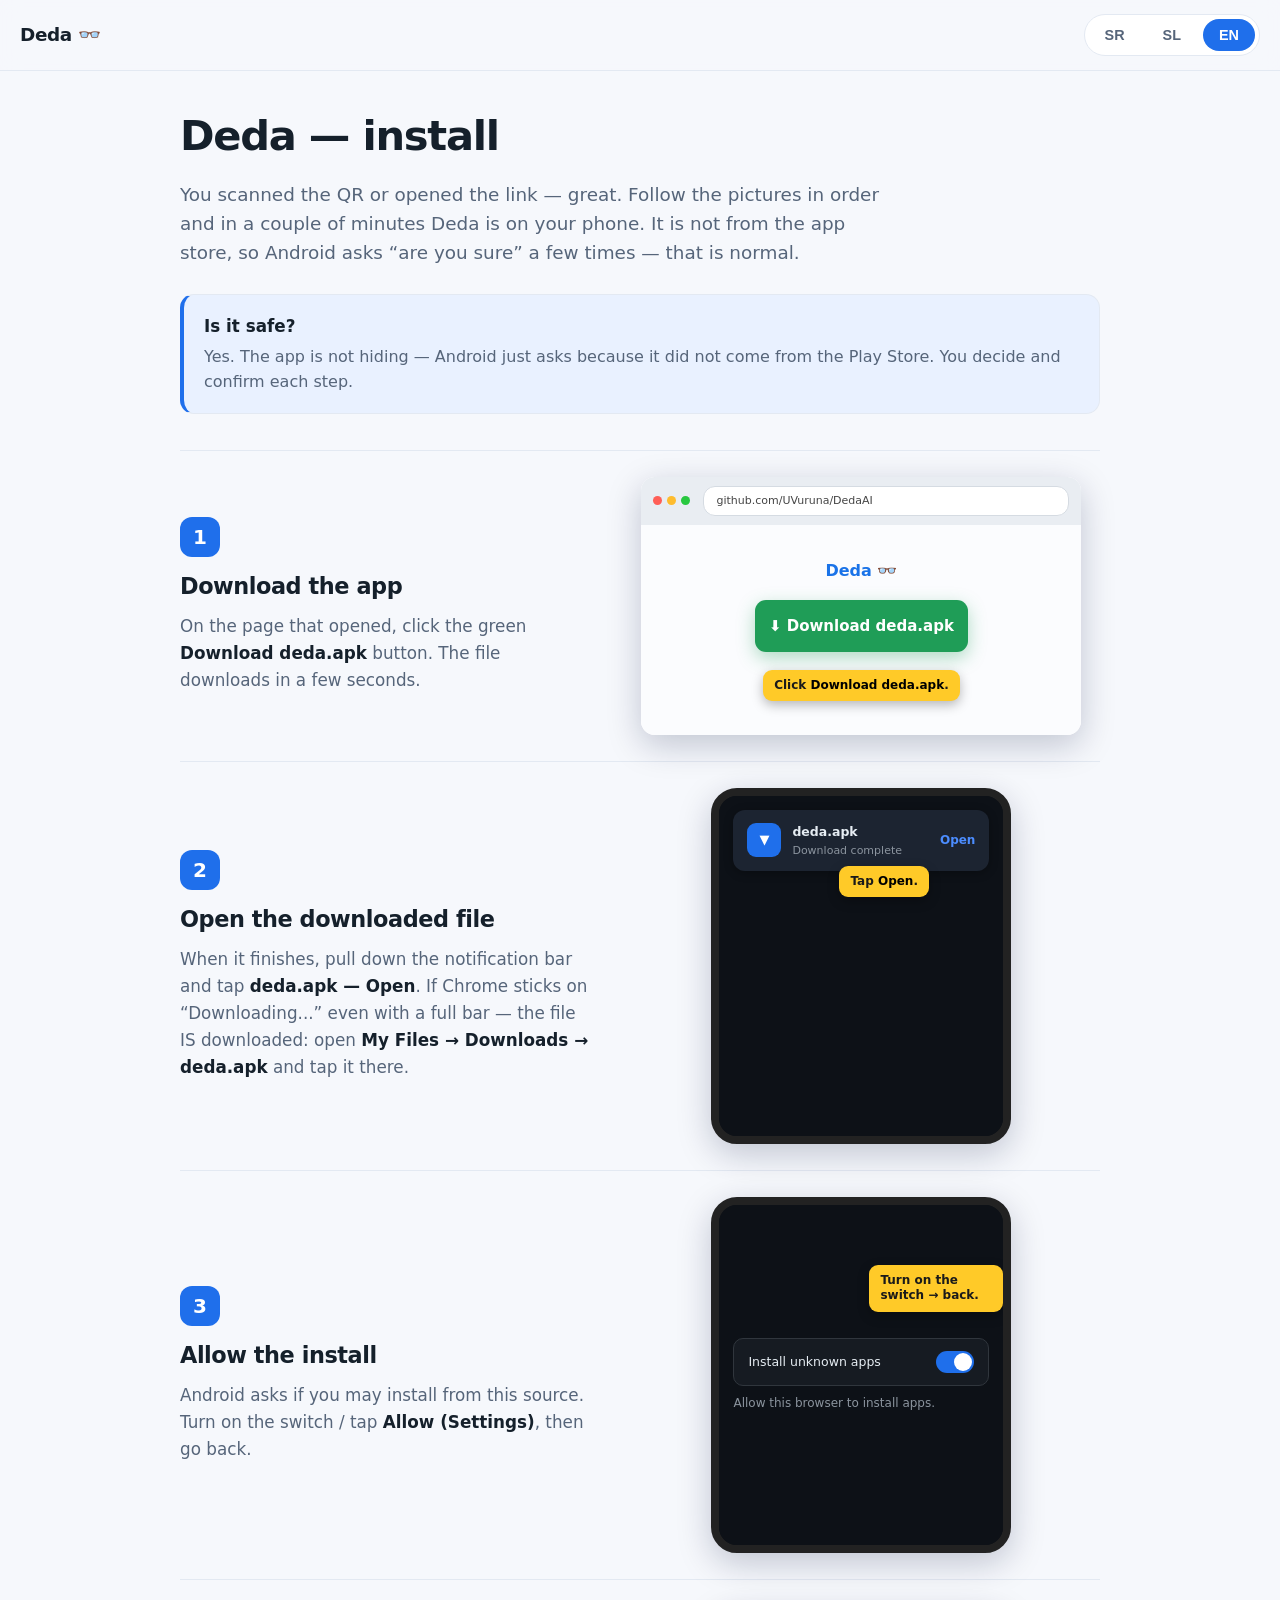
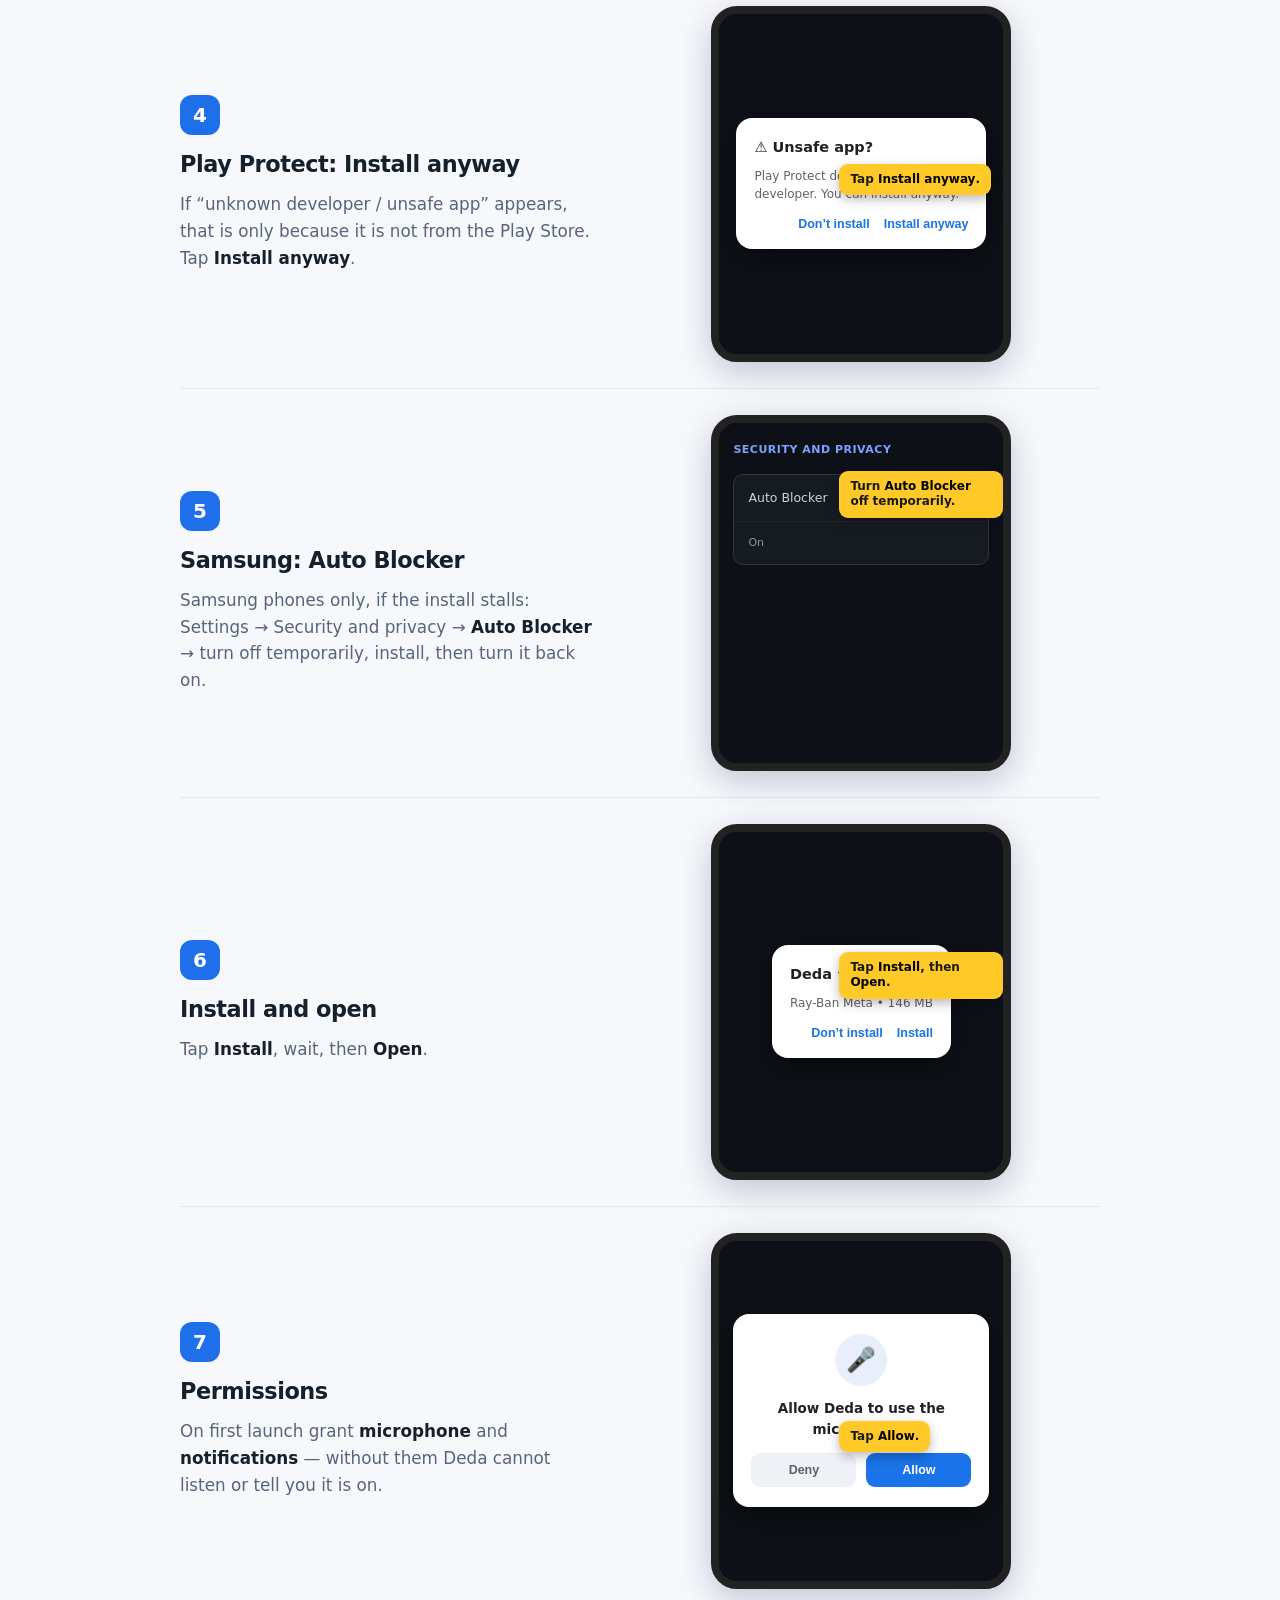
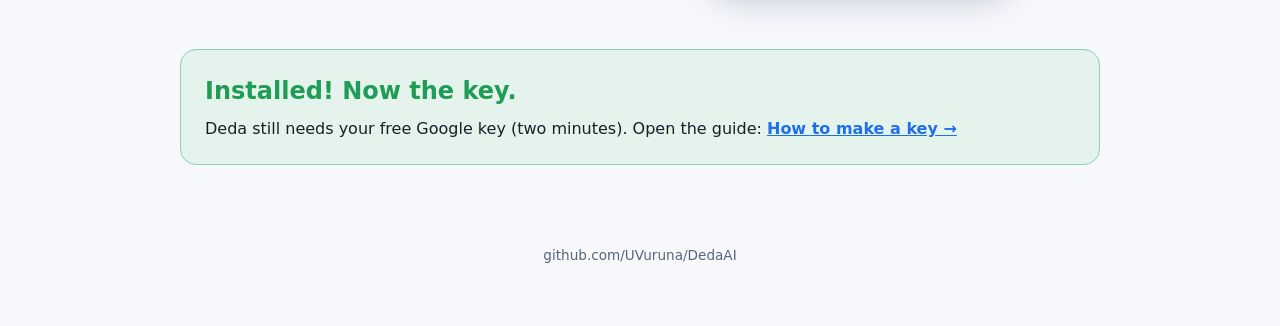
<file: index.html>
<!doctype html><html lang="sr"><head><meta charset="utf-8">
<meta http-equiv="refresh" content="0; url=install.html">
<meta name="viewport" content="width=device-width,initial-scale=1">
<title>Deda</title></head>
<body style="font-family:sans-serif;background:#f6f8fc;color:#15202b;text-align:center;padding:40px">
<p>Deda — <a href="install.html">instalacija / namestitev / install</a></p>
</body></html>
</file>
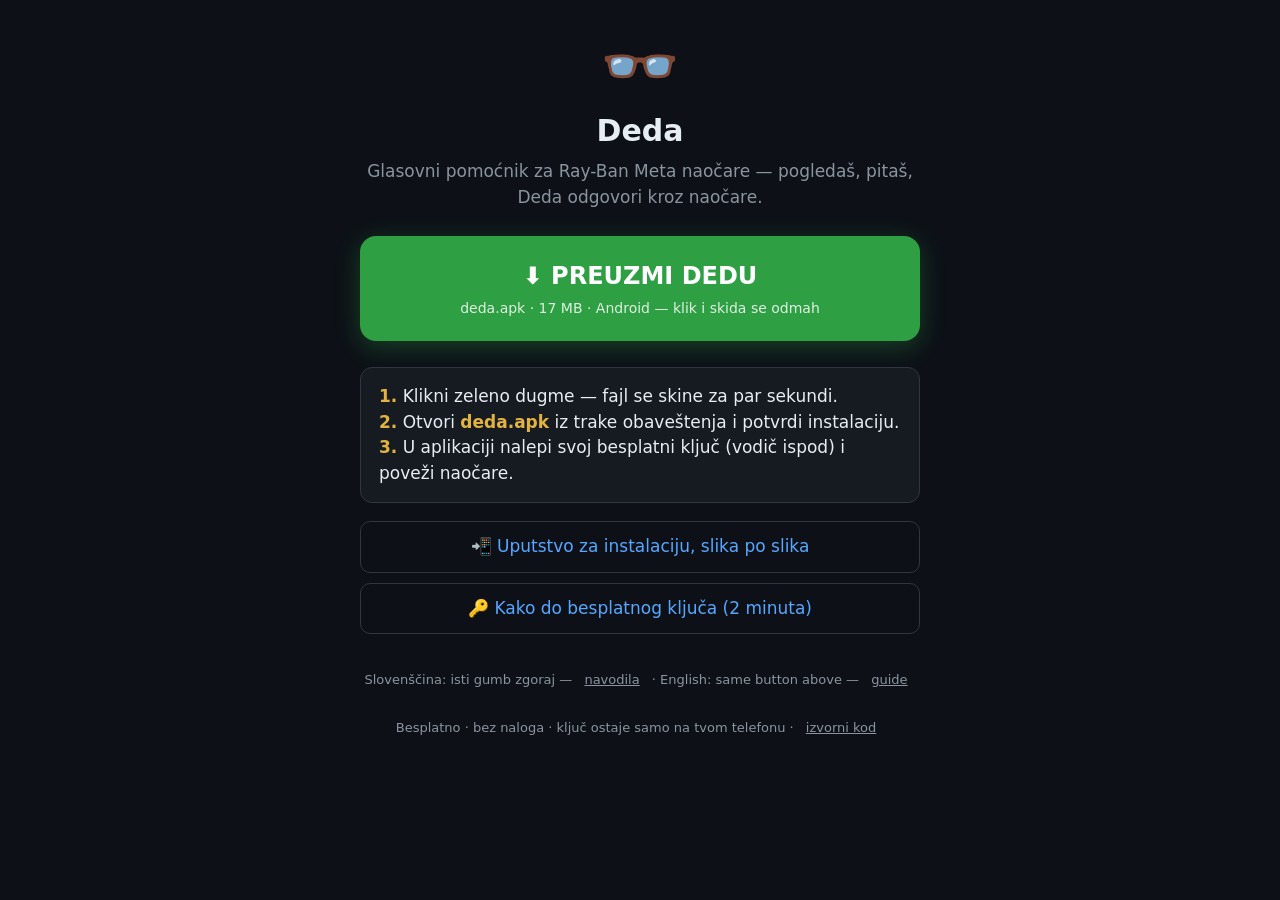
<file: docs/index.html>
<!doctype html>
<!-- lang-ok-begin: customer-facing landing page, trilingual by the product spec -->
<html lang="sr">
<head>
<meta charset="utf-8">
<meta name="viewport" content="width=device-width, initial-scale=1">
<title>Deda — preuzmi</title>
<style>
  body { margin:0; background:#0d1117; color:#e6edf3;
         font:17px/1.5 "Segoe UI",system-ui,sans-serif; }
  .wrap { max-width:560px; margin:0 auto; padding:34px 20px 60px; text-align:center; }
  .glasses { font-size:64px; line-height:1; }
  h1 { font-size:30px; margin:10px 0 6px; }
  .what { color:#8b949e; margin:0 0 26px; }
  .dl { display:block; background:#2ea043; color:#fff; text-decoration:none;
        font-size:24px; font-weight:800; padding:22px 18px; border-radius:16px;
        box-shadow:0 6px 24px #2ea04355; }
  .dl small { display:block; font-size:14px; font-weight:400; opacity:.85; margin-top:4px; }
  .steps { text-align:left; background:#161b22; border:1px solid #30363d;
           border-radius:12px; padding:16px 18px; margin:26px 0 18px; }
  .steps b { color:#e3b341; }
  .links a { display:block; color:#58a6ff; text-decoration:none; font-size:17px;
             padding:12px; border:1px solid #30363d; border-radius:10px; margin:10px 0; }
  .mini { color:#8b949e; font-size:13px; margin-top:22px; }
  .mini a { color:#8b949e; display:inline-block; padding:14px 8px; }
</style>
</head>
<body>
<div class="wrap">
  <div class="glasses">👓</div>
  <h1>Deda</h1>
  <p class="what">Glasovni pomoćnik za Ray-Ban Meta naočare — pogledaš, pitaš,
  Deda odgovori kroz naočare.</p>

  <a class="dl" href="https://github.com/UVuruna/DedaAI/releases/latest/download/deda.apk">
    ⬇ PREUZMI DEDU
    <small>deda.apk · 17 MB · Android — klik i skida se odmah</small>
  </a>

  <div class="steps">
    <b>1.</b> Klikni zeleno dugme — fajl se skine za par sekundi.<br>
    <b>2.</b> Otvori <b>deda.apk</b> iz trake obaveštenja i potvrdi instalaciju.<br>
    <b>3.</b> U aplikaciji nalepi svoj besplatni ključ (vodič ispod) i poveži naočare.
  </div>

  <div class="links">
    <a href="install.html">📲 Uputstvo za instalaciju, slika po slika</a>
    <a href="vodic.html">🔑 Kako do besplatnog ključa (2 minuta)</a>
  </div>

  <p class="mini">
    Slovenščina: isti gumb zgoraj — <a href="install.html">navodila</a> ·
    English: same button above — <a href="install.html">guide</a><br>
    Besplatno · bez naloga · ključ ostaje samo na tvom telefonu ·
    <a href="https://github.com/UVuruna/DedaAI">izvorni kod</a>
  </p>
</div>
</body>
</html>
<!-- lang-ok-end -->
</file>
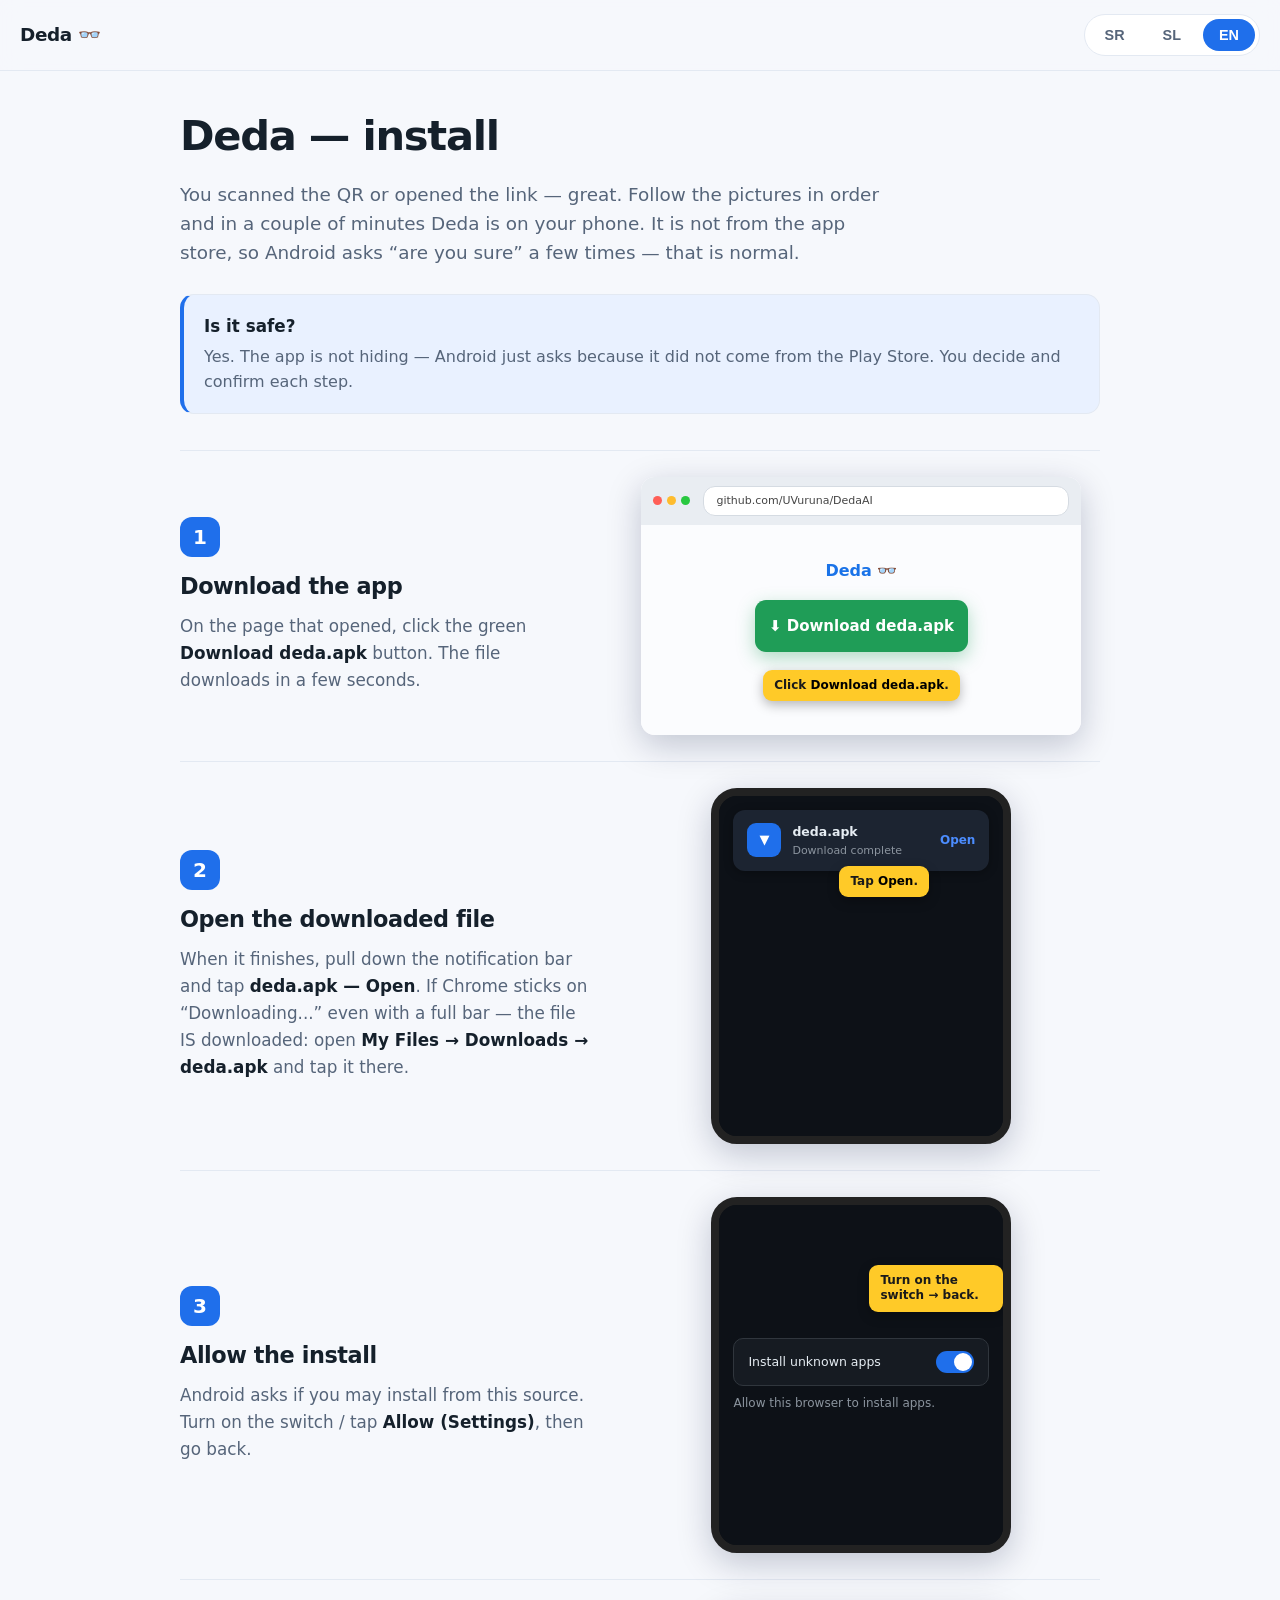
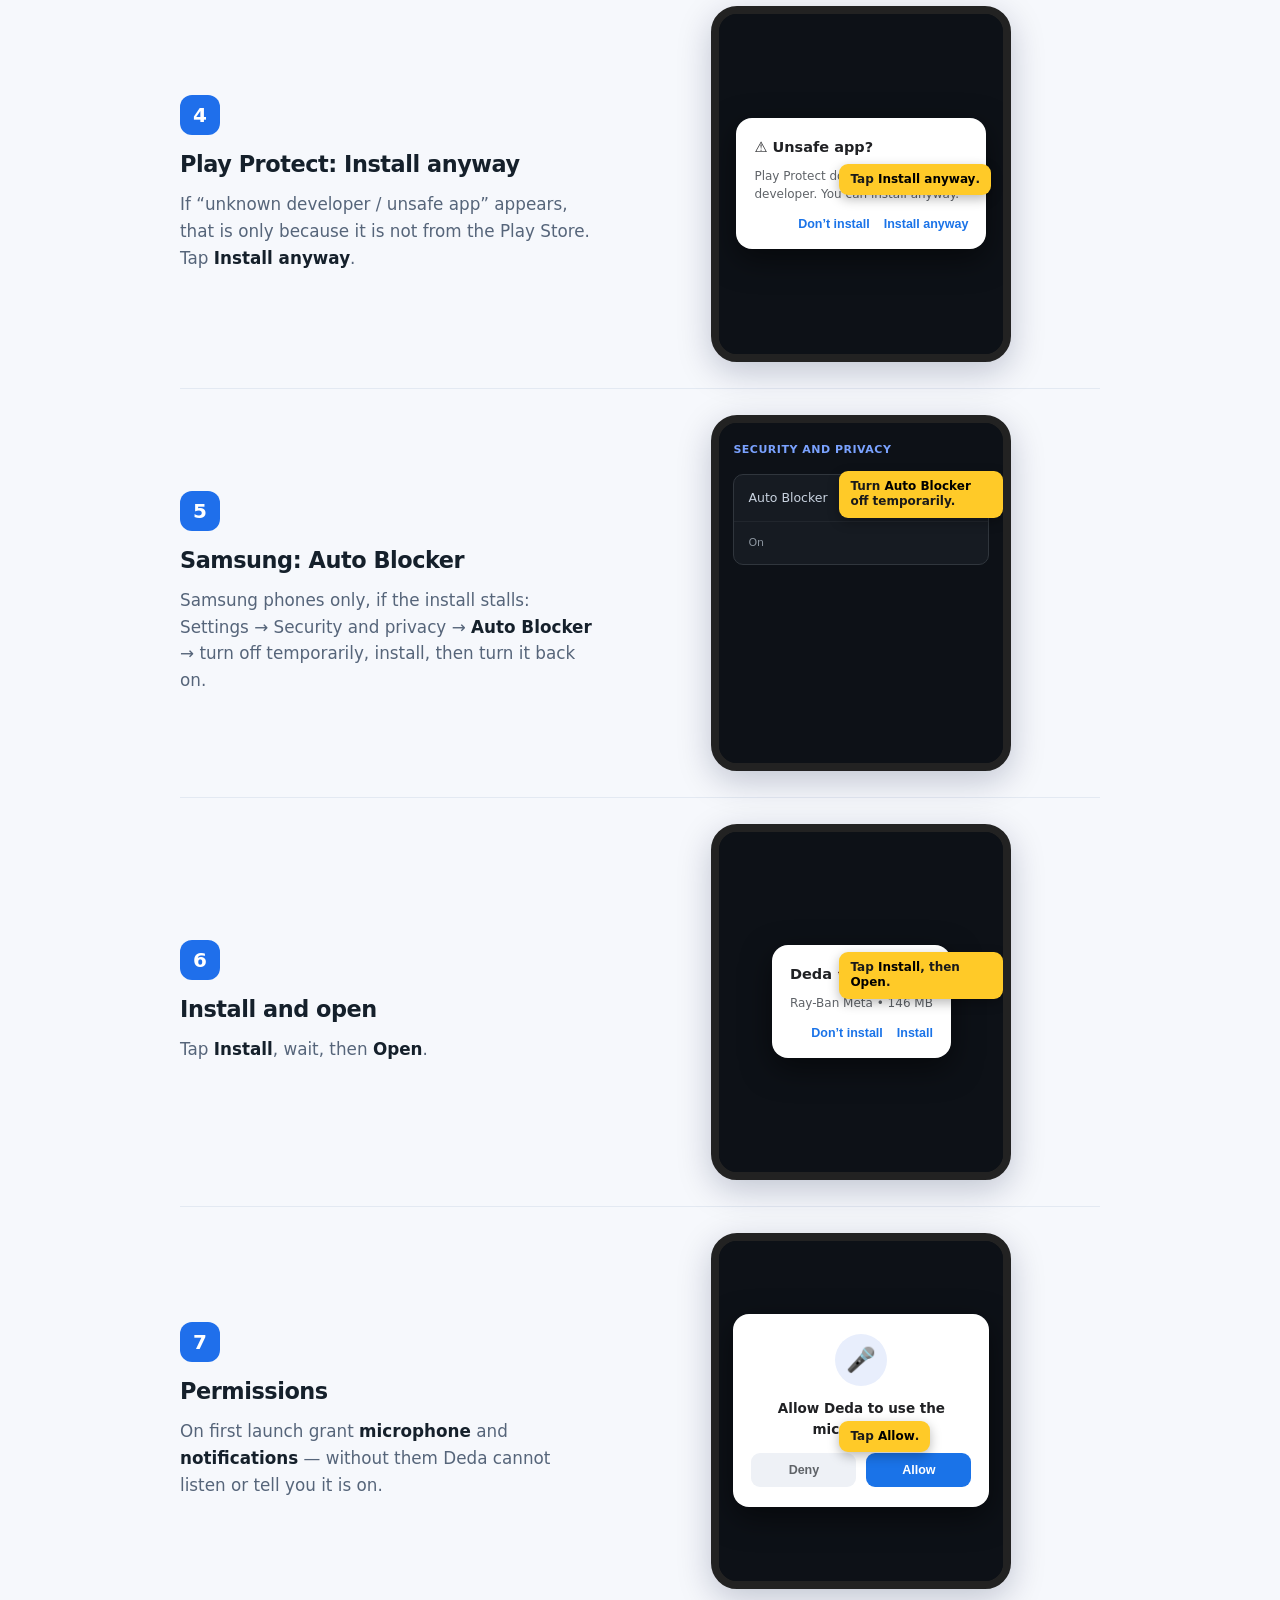
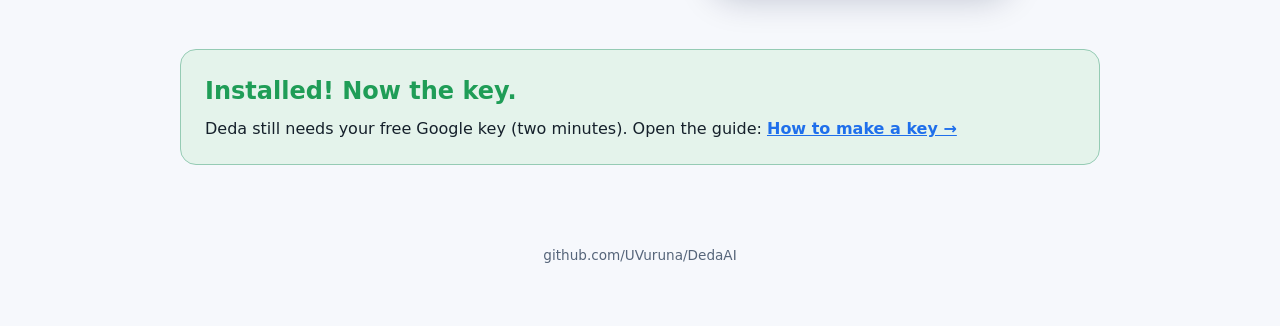
<file: install.html>
<!doctype html><html lang="sr"><head><meta charset="utf-8"><meta name="viewport" content="width=device-width,initial-scale=1"><title>Deda — instalacija</title><style>/* One fixed light scheme on purpose: this guide is embedded/printed and must
   look identical everywhere (no theme adaptation). */
:root{--ground:#f6f8fc;--surface:#fff;--ink:#15202b;--muted:#56657a;--line:#e3e9f2;
--accent:#1f6feb;--accent-soft:#e9f1ff;--high:#ffca28;--ok:#1f9d57}
*{box-sizing:border-box;margin:0;padding:0}
body{background:#f6f8fc;color:#15202b;font:16px/1.6 -apple-system,"Segoe UI",Roboto,system-ui,sans-serif;-webkit-font-smoothing:antialiased}
header{position:sticky;top:0;z-index:20;background:color-mix(in srgb,var(--ground) 88%,transparent);
backdrop-filter:blur(10px);border-bottom:1px solid var(--line);padding:14px 20px;display:flex;
align-items:center;justify-content:space-between;gap:12px;flex-wrap:wrap}
.brand{font-weight:800;font-size:1.15rem;letter-spacing:-.02em}.brand span{color:var(--accent)}
.tabs{display:flex;gap:6px;background:var(--surface);border:1px solid var(--line);border-radius:999px;padding:4px}
.tab{border:0;background:transparent;color:var(--muted);font-weight:700;font-size:.9rem;padding:8px 16px;border-radius:999px;cursor:pointer}
.tab[aria-current=true]{background:var(--accent);color:#fff}
.tab:focus-visible{outline:2px solid var(--accent);outline-offset:2px}
main{max-width:960px;margin:0 auto;padding:32px 20px 80px}
.lang{display:none}.lang.on{display:block;animation:f .25s ease}
@keyframes f{from{opacity:0;transform:translateY(6px)}to{opacity:1}}
@media(prefers-reduced-motion:reduce){.lang.on{animation:none}}
h1{font-size:clamp(1.9rem,5vw,2.6rem);font-weight:800;letter-spacing:-.03em;text-wrap:balance;margin-bottom:10px}
.lede{font-size:1.15rem;color:var(--muted);max-width:60ch;margin-bottom:26px}
.why{background:var(--accent-soft);border:1px solid var(--line);border-left:4px solid var(--accent);
border-radius:14px;padding:18px 20px;margin-bottom:36px}
.why h2{font-size:1.05rem;margin-bottom:4px}.why p{color:var(--muted)}
.step{display:grid;grid-template-columns:1fr 1.15fr;gap:28px;align-items:center;padding:26px 0;border-top:1px solid var(--line)}
.step .txt{min-width:0}.num{display:inline-flex;width:40px;height:40px;border-radius:12px;background:var(--accent);
color:#fff;font-weight:800;font-size:1.25rem;align-items:center;justify-content:center;margin-bottom:12px}
.step h3{font-size:1.4rem;font-weight:800;letter-spacing:-.02em;margin-bottom:8px;text-wrap:balance}
.step p{color:var(--muted);font-size:1.05rem}.step b{color:var(--ink)}
.pic{min-width:0;display:flex;justify-content:center}
.done{margin-top:34px;background:color-mix(in srgb,var(--ok) 12%,var(--surface));
border:1px solid color-mix(in srgb,var(--ok) 40%,var(--line));border-radius:16px;padding:22px 24px}
.done h2{color:var(--ok);margin-bottom:6px}.done p{color:var(--ink)}
@media(max-width:720px){.step{grid-template-columns:1fr;gap:16px}}
.mock{width:100%;max-width:440px;border-radius:14px;overflow:hidden;box-shadow:0 10px 34px rgba(0,20,60,.22);font-size:13px}
.mock.shot{border:1px solid var(--line)}
.browser{background:#fff;color:#202124}
.bbar{background:#e9edf2;padding:9px 12px;display:flex;align-items:center;gap:5px}
.d{width:9px;height:9px;border-radius:50%}.d.r{background:#ff5f57}.d.y{background:#febc2e}.d.g{background:#28c840}
.url{margin-left:8px;background:#fff;border-radius:12px;padding:5px 12px;font-size:11px;color:#444;flex:1;border:1px solid #d5dbe2;overflow:hidden;white-space:nowrap}
.mpage{padding:22px;min-height:210px;position:relative;background:#fbfcfe}
.mpage.ctr{display:flex;flex-direction:column;align-items:center;justify-content:center;gap:12px;text-align:center}
.mbig{font-size:15px;color:#333}.typed{font-size:17px;font-weight:800;color:#1a73e8;background:#eef4ff;padding:8px 16px;border-radius:8px}
.mcap{color:#5f6b7a;font-size:12px}
.gt{font-size:16px;font-weight:800;color:#1a73e8;margin-bottom:4px}.sub{font-size:14px;color:#333;margin:8px 0}
.emp{color:#8a95a3;font-size:12px;margin:16px 0}
.gb{background:#e8eefc;color:#1a73e8;border:0;padding:9px 16px;border-radius:8px;font-size:13px;font-weight:700}
.gb.blue{background:#1a73e8;color:#fff}.gb.big{font-size:14px;padding:11px 18px}
.modal{background:#fff;border:1px solid #e0e6ee;border-radius:12px;padding:18px;box-shadow:0 4px 18px rgba(0,0,0,.1);position:relative;margin-top:6px}
.mh{font-size:15px;font-weight:800;color:#222;margin-bottom:12px}
.mr{font-size:12.5px;color:#333;margin:8px 0;display:flex;align-items:center;gap:8px}
.mr2{font-size:11px;color:#8a95a3;margin:4px 0}
.ck{display:inline-flex;width:18px;height:18px;background:#1a73e8;color:#fff;border-radius:4px;align-items:center;justify-content:center;font-size:11px;flex:none}
.proj{border:1px solid #d5dbe2;border-radius:7px;padding:8px 11px;margin:6px 0 14px;color:#333;font-size:12.5px}
.krow{display:flex;align-items:center;gap:9px;background:#f1f5fb;border-radius:8px;padding:10px 12px;margin:4px 0 9px}
.ktx{font-family:Consolas,monospace;font-size:12.5px;color:#333;flex:1;letter-spacing:.5px;overflow:hidden}
.cp{background:#1a73e8;color:#fff;border:0;padding:7px 13px;border-radius:7px;font-size:12px;font-weight:700;white-space:nowrap}
.mn{color:#c0392b;font-size:11.5px}
.call{position:absolute;background:var(--high);color:#1a1a1a;padding:8px 11px;border-radius:9px;font-size:12px;
font-weight:600;line-height:1.3;box-shadow:0 4px 12px rgba(0,0,0,.28);max-width:210px;z-index:5}
.call b{color:#000}
.phone{max-width:300px;background:#0d1117;border:8px solid #222;border-radius:26px}
.pbar{background:#111;color:#eee;padding:12px 12px 12px 34px;font-size:13px;font-weight:700;position:relative}
.par{position:absolute;left:12px;font-size:17px}
.pp{padding:16px;position:relative;min-height:300px}
.psh{color:#7aa2ff;font-size:11px;font-weight:800;text-transform:uppercase;letter-spacing:.5px;margin:12px 0 6px}
.plab{color:#c9d3e0;font-size:12px;margin-bottom:5px}
.pbox{background:#161b22;border:1px solid #30363d;border-radius:8px;padding:11px;color:#e6edf3;font-family:monospace;font-size:12px;letter-spacing:.5px;overflow:hidden}
.pbox.glow{border-color:#2f81f7;box-shadow:0 0 0 3px rgba(47,129,247,.25)}
.car{color:#2f81f7}.phint{color:#8b949e;font-size:10.5px;margin:6px 2px 0;line-height:1.4}
.chips{display:flex;gap:7px;margin-top:6px;flex-wrap:wrap}
.chip{background:#161b22;border:1px solid #30363d;color:#c9d3e0;padding:7px 13px;border-radius:16px;font-size:11.5px}
.chip.on{background:#1f6feb;border-color:#1f6feb;color:#fff}
footer{max-width:960px;margin:0 auto;padding:0 20px 60px;color:var(--muted);font-size:.85rem;text-align:center}
a{color:var(--accent)}
/* ---- Android dialog / notification / permission mocks (install guide) ---- */
.pscreen{background:#0d1117;min-height:340px;position:relative;padding:14px;display:flex;flex-direction:column;gap:10px}
.notif{background:#1c2431;border-radius:12px;padding:12px 14px;display:flex;gap:11px;align-items:center;box-shadow:0 2px 10px rgba(0,0,0,.3)}
.nico{width:34px;height:34px;border-radius:9px;background:#1f6feb;flex:none;display:flex;align-items:center;justify-content:center;color:#fff;font-weight:800}
.ntx{flex:1;min-width:0}.ntt{color:#e6edf3;font-size:12.5px;font-weight:700}.nsub{color:#8b949e;font-size:11px}
.nact{color:#4c8dff;font-size:12px;font-weight:700}
.adlg{background:#fff;border-radius:16px;padding:18px;margin:auto;max-width:250px;box-shadow:0 10px 30px rgba(0,0,0,.5)}
.adt{font-size:14.5px;font-weight:700;color:#202124;margin-bottom:8px}
.adb{font-size:12px;color:#5f6368;line-height:1.5}
.adrow{display:flex;justify-content:flex-end;gap:14px;margin-top:14px}
.adbtn{color:#1a73e8;font-weight:700;font-size:12.5px;background:none;border:0}
.adbtn.strong{color:#1a73e8}
.tgl{display:flex;align-items:center;justify-content:space-between;background:#161b22;border:1px solid #30363d;border-radius:10px;padding:12px 14px;color:#e6edf3;font-size:12.5px}
.sw{width:38px;height:22px;border-radius:12px;background:#1f6feb;position:relative;flex:none}
.sw::after{content:"";position:absolute;top:2px;right:2px;width:18px;height:18px;border-radius:50%;background:#fff}
.sett{background:#161b22;border:1px solid #30363d;border-radius:10px;overflow:hidden}
.setrow{padding:12px 14px;color:#c9d3e0;font-size:12.5px;border-bottom:1px solid #21262d;display:flex;justify-content:space-between;align-items:center}
.setrow:last-child{border-bottom:0}.setrow .mut{color:#8b949e;font-size:11px}
.dlbtn{background:#1f9d57;color:#fff;border:0;padding:14px;border-radius:11px;font-size:15px;font-weight:800;text-align:center;box-shadow:0 6px 18px rgba(31,157,87,.35)}
.perm{background:#fff;border-radius:16px;padding:20px 18px;margin:auto;max-width:260px;text-align:center;box-shadow:0 10px 30px rgba(0,0,0,.5)}
.permico{width:52px;height:52px;border-radius:50%;background:#e8eefc;margin:0 auto 12px;display:flex;align-items:center;justify-content:center;font-size:24px}
.permt{font-size:13.5px;color:#202124;font-weight:600;line-height:1.5;margin-bottom:14px}
.permrow{display:flex;gap:10px;justify-content:center}
.permb{flex:1;padding:10px;border-radius:9px;font-size:12.5px;font-weight:700;border:0}
.permb.allow{background:#1a73e8;color:#fff}.permb.deny{background:#eef1f6;color:#5f6368}
</style></head><body><header><div class="brand">Deda <span>👓</span></div><nav class="tabs"><button class="tab" data-go="sr">SR</button><button class="tab" data-go="sl">SL</button><button class="tab" data-go="en">EN</button></nav></header><main><section class="lang" data-lang="sr"><h1>Deda — instalacija</h1><p class="lede">Skenirao si QR ili otvorio link — odlično. Prati slike redom i za par minuta imaš Dedu na telefonu. Nije iz prodavnice aplikacija, pa Android par puta pita „da li si siguran“ — to je normalno.</p><div class="why"><h2>Da li je bezbedno?</h2><p>Jeste. Aplikacija se ne krije — Android samo pita jer nije preuzeta sa Play prodavnice. Ti odlučuješ i potvrđuješ svaki korak.</p></div><article class="step"><div class="txt"><div class="num">1</div><h3>Preuzmi aplikaciju</h3><p>Na stranici koja se otvorila klikni zeleno dugme <b>Preuzmi deda.apk</b>. Fajl se skida par sekundi.</p></div><div class="pic"><div class="mock browser"><div class="bbar"><span class="d r"></span><span class="d y"></span><span class="d g"></span><div class="url">github.com/UVuruna/DedaAI</div></div><div class="mpage ctr"><div class="gt">Deda 👓</div><div class="dlbtn">⬇ Preuzmi deda.apk</div><div class="call" style="position:static;margin-top:6px">Klikni <b>Preuzmi deda.apk</b>.</div></div></div></div></article><article class="step"><div class="txt"><div class="num">2</div><h3>Otvori preuzeti fajl</h3><p>Kad se skine, povuci prstom nadole traku obaveštenja i klikni na <b>deda.apk — Otvori</b>. Ako Chrome zaglavi na „Preuzimanje...“ iako je traka puna — fajl JESTE skinut: otvori aplikaciju <b>Moji fajlovi → Preuzimanja → deda.apk</b> i klikni ga tu.</p></div><div class="pic"><div class="mock phone"><div class="pscreen"><div class="notif"><div class="nico">▼</div><div class="ntx"><div class="ntt">deda.apk</div><div class="nsub">Preuzimanje završeno</div></div><div class="nact">Otvori</div></div><div class="call" style="top:70px;left:120px">Klikni <b>Otvori</b>.</div></div></div></div></article><article class="step"><div class="txt"><div class="num">3</div><h3>Dozvoli instalaciju</h3><p>Android pita da li smeš da instaliraš iz ovog izvora. Uključi prekidač / klikni <b>Dozvoli (Allow / Settings)</b>, pa se vrati.</p></div><div class="pic"><div class="mock phone"><div class="pscreen"><div style="margin:auto 0"><div class="tgl"><span>Instaliraj nepoznate aplikacije</span><span class="sw"></span></div><div class="adb" style="color:#8b949e;margin-top:8px">Dozvoli ovom pregledaču da instalira aplikacije.</div></div><div class="call" style="top:60px;left:150px">Uključi prekidač → nazad.</div></div></div></div></article><article class="step"><div class="txt"><div class="num">4</div><h3>Play Protect: Ipak instaliraj</h3><p>Ako iskoči „nepoznat programer / nebezbedna aplikacija“, to je samo zato što nije sa Play prodavnice. Klikni <b>Ipak instaliraj (Install anyway)</b>.</p></div><div class="pic"><div class="mock phone"><div class="pscreen"><div class="adlg"><div class="adt">⚠ Nebezbedna aplikacija?</div><div class="adb">Play Protect ne prepoznaje programera. Možeš svejedno da instaliraš.</div><div class="adrow"><button class="adbtn">Ne instaliraj</button><button class="adbtn strong">Ipak instaliraj</button></div></div><div class="call" style="top:150px;left:120px">Klikni <b>Install anyway</b>.</div></div></div></div></article><article class="step"><div class="txt"><div class="num">5</div><h3>Samsung: Auto Blocker</h3><p>Samo na Samsung telefonu, ako instalacija stane: Podešavanja → Bezbednost i privatnost → <b>Auto Blocker</b> → privremeno isključi, instaliraj, pa ga vrati.</p></div><div class="pic"><div class="mock phone"><div class="pscreen"><div class="psh" style="margin-top:4px">Bezbednost i privatnost</div><div class="sett"><div class="setrow"><span>Auto Blocker</span><span class="sw"></span></div><div class="setrow"><span class="mut">Uključeno</span></div></div><div class="call" style="top:48px;left:120px">Isključi <b>Auto Blocker</b> privremeno.</div></div></div></div></article><article class="step"><div class="txt"><div class="num">6</div><h3>Instaliraj i otvori</h3><p>Klikni <b>Instaliraj (Install)</b>, sačekaj, pa <b>Otvori (Open)</b>.</p></div><div class="pic"><div class="mock phone"><div class="pscreen"><div class="adlg"><div class="adt">Deda 👓</div><div class="adb">Ray-Ban Meta • 146 MB</div><div class="adrow"><button class="adbtn">Ne instaliraj</button><button class="adbtn strong">Instaliraj</button></div></div><div class="call" style="top:120px;left:120px">Klikni <b>Install</b>, pa <b>Open</b>.</div></div></div></div></article><article class="step"><div class="txt"><div class="num">7</div><h3>Dozvole</h3><p>Pri prvom pokretanju odobri <b>mikrofon</b> i <b>obaveštenja</b> — bez njih Deda ne može da sluša ni da javi da radi.</p></div><div class="pic"><div class="mock phone"><div class="pscreen"><div class="perm"><div class="permico">🎤</div><div class="permt">Dozvoli aplikaciji Deda da koristi mikrofon?</div><div class="permrow"><button class="permb deny">Ne dozvoli</button><button class="permb allow">Dozvoli</button></div></div><div class="call" style="top:180px;left:120px">Klikni <b>Allow / Dozvoli</b>.</div></div></div></div></article><div class="done"><h2>Instalirano! Ostaje ključ.</h2><p>Deda još treba tvoj besplatan Google ključ (dva minuta). Otvori vodič: <a href="vodic.html"><b>Kako napraviti ključ →</b></a></p></div></section><section class="lang" data-lang="sl"><h1>Deda — namestitev</h1><p class="lede">Skeniral si QR ali odprl povezavo — odlično. Sledi slikam po vrsti in v nekaj minutah imaš Dedo na telefonu. Ni iz trgovine, zato Android nekajkrat vpraša „ali si prepričan“ — to je normalno.</p><div class="why"><h2>Je varno?</h2><p>Je. Aplikacija se ne skriva — Android samo vpraša, ker ni prenesena iz trgovine Play. Ti odločaš in potrjuješ vsak korak.</p></div><article class="step"><div class="txt"><div class="num">1</div><h3>Prenesi aplikacijo</h3><p>Na strani, ki se je odprla, klikni zeleni gumb <b>Prenesi deda.apk</b>. Datoteka se prenese v nekaj sekundah.</p></div><div class="pic"><div class="mock browser"><div class="bbar"><span class="d r"></span><span class="d y"></span><span class="d g"></span><div class="url">github.com/UVuruna/DedaAI</div></div><div class="mpage ctr"><div class="gt">Deda 👓</div><div class="dlbtn">⬇ Prenesi deda.apk</div><div class="call" style="position:static;margin-top:6px">Klikni <b>Prenesi deda.apk</b>.</div></div></div></div></article><article class="step"><div class="txt"><div class="num">2</div><h3>Odpri preneseno datoteko</h3><p>Ko se prenese, povleci navzdol obvestilno vrstico in klikni <b>deda.apk — Odpri</b>. Če Chrome obtiči na „Prenašanje...“, čeprav je vrstica polna — datoteka JE prenesena: odpri <b>Moje datoteke → Prenosi → deda.apk</b> in jo klikni tam.</p></div><div class="pic"><div class="mock phone"><div class="pscreen"><div class="notif"><div class="nico">▼</div><div class="ntx"><div class="ntt">deda.apk</div><div class="nsub">Prenos končan</div></div><div class="nact">Odpri</div></div><div class="call" style="top:70px;left:120px">Klikni <b>Odpri</b>.</div></div></div></div></article><article class="step"><div class="txt"><div class="num">3</div><h3>Dovoli namestitev</h3><p>Android vpraša, ali smeš namestiti iz tega vira. Vklopi stikalo / klikni <b>Dovoli (Allow / Settings)</b> in se vrni.</p></div><div class="pic"><div class="mock phone"><div class="pscreen"><div style="margin:auto 0"><div class="tgl"><span>Namesti neznane aplikacije</span><span class="sw"></span></div><div class="adb" style="color:#8b949e;margin-top:8px">Dovoli temu brskalniku nameščanje aplikacij.</div></div><div class="call" style="top:60px;left:150px">Vklopi stikalo → nazaj.</div></div></div></div></article><article class="step"><div class="txt"><div class="num">4</div><h3>Play Protect: Vseeno namesti</h3><p>Če se pojavi „neznan razvijalec / nevarna aplikacija“, je to le zato, ker ni iz trgovine Play. Klikni <b>Vseeno namesti (Install anyway)</b>.</p></div><div class="pic"><div class="mock phone"><div class="pscreen"><div class="adlg"><div class="adt">⚠ Nevarna aplikacija?</div><div class="adb">Play Protect ne prepozna razvijalca. Vseeno lahko namestiš.</div><div class="adrow"><button class="adbtn">Ne namesti</button><button class="adbtn strong">Vseeno namesti</button></div></div><div class="call" style="top:150px;left:120px">Klikni <b>Install anyway</b>.</div></div></div></div></article><article class="step"><div class="txt"><div class="num">5</div><h3>Samsung: Auto Blocker</h3><p>Samo na Samsung telefonu, če se namestitev ustavi: Nastavitve → Varnost in zasebnost → <b>Auto Blocker</b> → začasno izklopi, namesti, nato vklopi nazaj.</p></div><div class="pic"><div class="mock phone"><div class="pscreen"><div class="psh" style="margin-top:4px">Varnost in zasebnost</div><div class="sett"><div class="setrow"><span>Auto Blocker</span><span class="sw"></span></div><div class="setrow"><span class="mut">Vklopljeno</span></div></div><div class="call" style="top:48px;left:120px">Začasno izklopi <b>Auto Blocker</b>.</div></div></div></div></article><article class="step"><div class="txt"><div class="num">6</div><h3>Namesti in odpri</h3><p>Klikni <b>Namesti (Install)</b>, počakaj, nato <b>Odpri (Open)</b>.</p></div><div class="pic"><div class="mock phone"><div class="pscreen"><div class="adlg"><div class="adt">Deda 👓</div><div class="adb">Ray-Ban Meta • 146 MB</div><div class="adrow"><button class="adbtn">Ne namesti</button><button class="adbtn strong">Namesti</button></div></div><div class="call" style="top:120px;left:120px">Klikni <b>Install</b>, nato <b>Open</b>.</div></div></div></div></article><article class="step"><div class="txt"><div class="num">7</div><h3>Dovoljenja</h3><p>Ob prvem zagonu odobri <b>mikrofon</b> in <b>obvestila</b> — brez njih Deda ne more poslušati ali sporočati.</p></div><div class="pic"><div class="mock phone"><div class="pscreen"><div class="perm"><div class="permico">🎤</div><div class="permt">Dovoli aplikaciji Deda uporabo mikrofona?</div><div class="permrow"><button class="permb deny">Ne dovoli</button><button class="permb allow">Dovoli</button></div></div><div class="call" style="top:180px;left:120px">Klikni <b>Allow / Dovoli</b>.</div></div></div></div></article><div class="done"><h2>Nameščeno! Ostane ključ.</h2><p>Deda še potrebuje tvoj brezplačni Googlov ključ (dve minuti). Odpri vodič: <a href="vodic.html"><b>Kako narediti ključ →</b></a></p></div></section><section class="lang" data-lang="en"><h1>Deda — install</h1><p class="lede">You scanned the QR or opened the link — great. Follow the pictures in order and in a couple of minutes Deda is on your phone. It is not from the app store, so Android asks “are you sure” a few times — that is normal.</p><div class="why"><h2>Is it safe?</h2><p>Yes. The app is not hiding — Android just asks because it did not come from the Play Store. You decide and confirm each step.</p></div><article class="step"><div class="txt"><div class="num">1</div><h3>Download the app</h3><p>On the page that opened, click the green <b>Download deda.apk</b> button. The file downloads in a few seconds.</p></div><div class="pic"><div class="mock browser"><div class="bbar"><span class="d r"></span><span class="d y"></span><span class="d g"></span><div class="url">github.com/UVuruna/DedaAI</div></div><div class="mpage ctr"><div class="gt">Deda 👓</div><div class="dlbtn">⬇ Download deda.apk</div><div class="call" style="position:static;margin-top:6px">Click <b>Download deda.apk</b>.</div></div></div></div></article><article class="step"><div class="txt"><div class="num">2</div><h3>Open the downloaded file</h3><p>When it finishes, pull down the notification bar and tap <b>deda.apk — Open</b>. If Chrome sticks on “Downloading...” even with a full bar — the file IS downloaded: open <b>My Files → Downloads → deda.apk</b> and tap it there.</p></div><div class="pic"><div class="mock phone"><div class="pscreen"><div class="notif"><div class="nico">▼</div><div class="ntx"><div class="ntt">deda.apk</div><div class="nsub">Download complete</div></div><div class="nact">Open</div></div><div class="call" style="top:70px;left:120px">Tap <b>Open</b>.</div></div></div></div></article><article class="step"><div class="txt"><div class="num">3</div><h3>Allow the install</h3><p>Android asks if you may install from this source. Turn on the switch / tap <b>Allow (Settings)</b>, then go back.</p></div><div class="pic"><div class="mock phone"><div class="pscreen"><div style="margin:auto 0"><div class="tgl"><span>Install unknown apps</span><span class="sw"></span></div><div class="adb" style="color:#8b949e;margin-top:8px">Allow this browser to install apps.</div></div><div class="call" style="top:60px;left:150px">Turn on the switch → back.</div></div></div></div></article><article class="step"><div class="txt"><div class="num">4</div><h3>Play Protect: Install anyway</h3><p>If “unknown developer / unsafe app” appears, that is only because it is not from the Play Store. Tap <b>Install anyway</b>.</p></div><div class="pic"><div class="mock phone"><div class="pscreen"><div class="adlg"><div class="adt">⚠ Unsafe app?</div><div class="adb">Play Protect does not recognise the developer. You can install anyway.</div><div class="adrow"><button class="adbtn">Don’t install</button><button class="adbtn strong">Install anyway</button></div></div><div class="call" style="top:150px;left:120px">Tap <b>Install anyway</b>.</div></div></div></div></article><article class="step"><div class="txt"><div class="num">5</div><h3>Samsung: Auto Blocker</h3><p>Samsung phones only, if the install stalls: Settings → Security and privacy → <b>Auto Blocker</b> → turn off temporarily, install, then turn it back on.</p></div><div class="pic"><div class="mock phone"><div class="pscreen"><div class="psh" style="margin-top:4px">Security and privacy</div><div class="sett"><div class="setrow"><span>Auto Blocker</span><span class="sw"></span></div><div class="setrow"><span class="mut">On</span></div></div><div class="call" style="top:48px;left:120px">Turn <b>Auto Blocker</b> off temporarily.</div></div></div></div></article><article class="step"><div class="txt"><div class="num">6</div><h3>Install and open</h3><p>Tap <b>Install</b>, wait, then <b>Open</b>.</p></div><div class="pic"><div class="mock phone"><div class="pscreen"><div class="adlg"><div class="adt">Deda 👓</div><div class="adb">Ray-Ban Meta • 146 MB</div><div class="adrow"><button class="adbtn">Don’t install</button><button class="adbtn strong">Install</button></div></div><div class="call" style="top:120px;left:120px">Tap <b>Install</b>, then <b>Open</b>.</div></div></div></div></article><article class="step"><div class="txt"><div class="num">7</div><h3>Permissions</h3><p>On first launch grant <b>microphone</b> and <b>notifications</b> — without them Deda cannot listen or tell you it is on.</p></div><div class="pic"><div class="mock phone"><div class="pscreen"><div class="perm"><div class="permico">🎤</div><div class="permt">Allow Deda to use the microphone?</div><div class="permrow"><button class="permb deny">Deny</button><button class="permb allow">Allow</button></div></div><div class="call" style="top:180px;left:120px">Tap <b>Allow</b>.</div></div></div></div></article><div class="done"><h2>Installed! Now the key.</h2><p>Deda still needs your free Google key (two minutes). Open the guide: <a href="vodic.html"><b>How to make a key →</b></a></p></div></section></main><footer>github.com/UVuruna/DedaAI</footer><script>const order = ['sr', 'sl', 'en'];
function pick(l) {
  document.querySelectorAll('.lang').forEach(s => s.classList.toggle('on', s.dataset.lang === l));
  document.querySelectorAll('.tab').forEach(t => t.setAttribute('aria-current', String(t.dataset.go === l)));
  document.documentElement.lang = l;
  try { localStorage.setItem('deda_guide_lang', l); } catch (e) {}
}
document.querySelectorAll('.tab').forEach(t => t.addEventListener('click', () => pick(t.dataset.go)));
let start = 'sr';
try { const s = localStorage.getItem('deda_guide_lang'); if (order.includes(s)) start = s; } catch (e) {}
const nav = (navigator.language || '').slice(0, 2);
let saved = null;
try { saved = localStorage.getItem('deda_guide_lang'); } catch (e) {}
if (!saved && order.includes(nav)) start = nav;
pick(start);
</script></body></html>
</file>
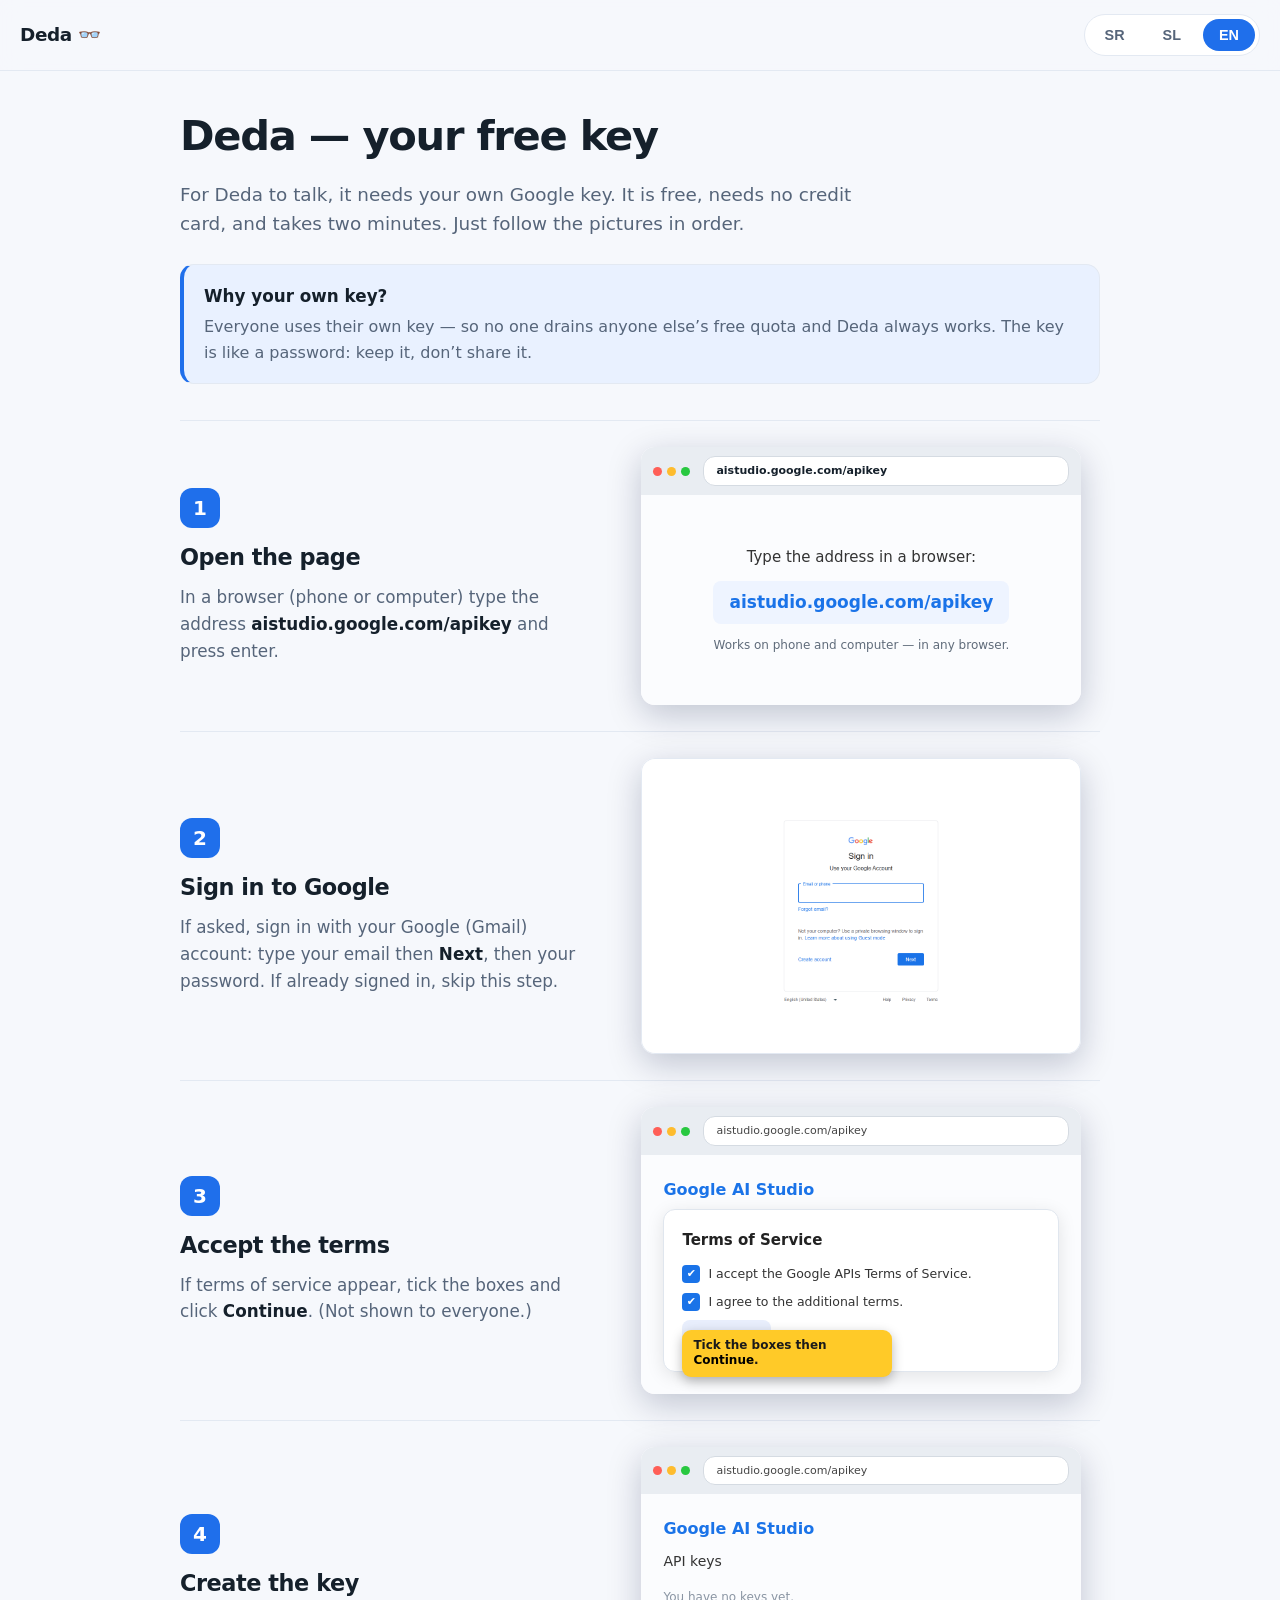
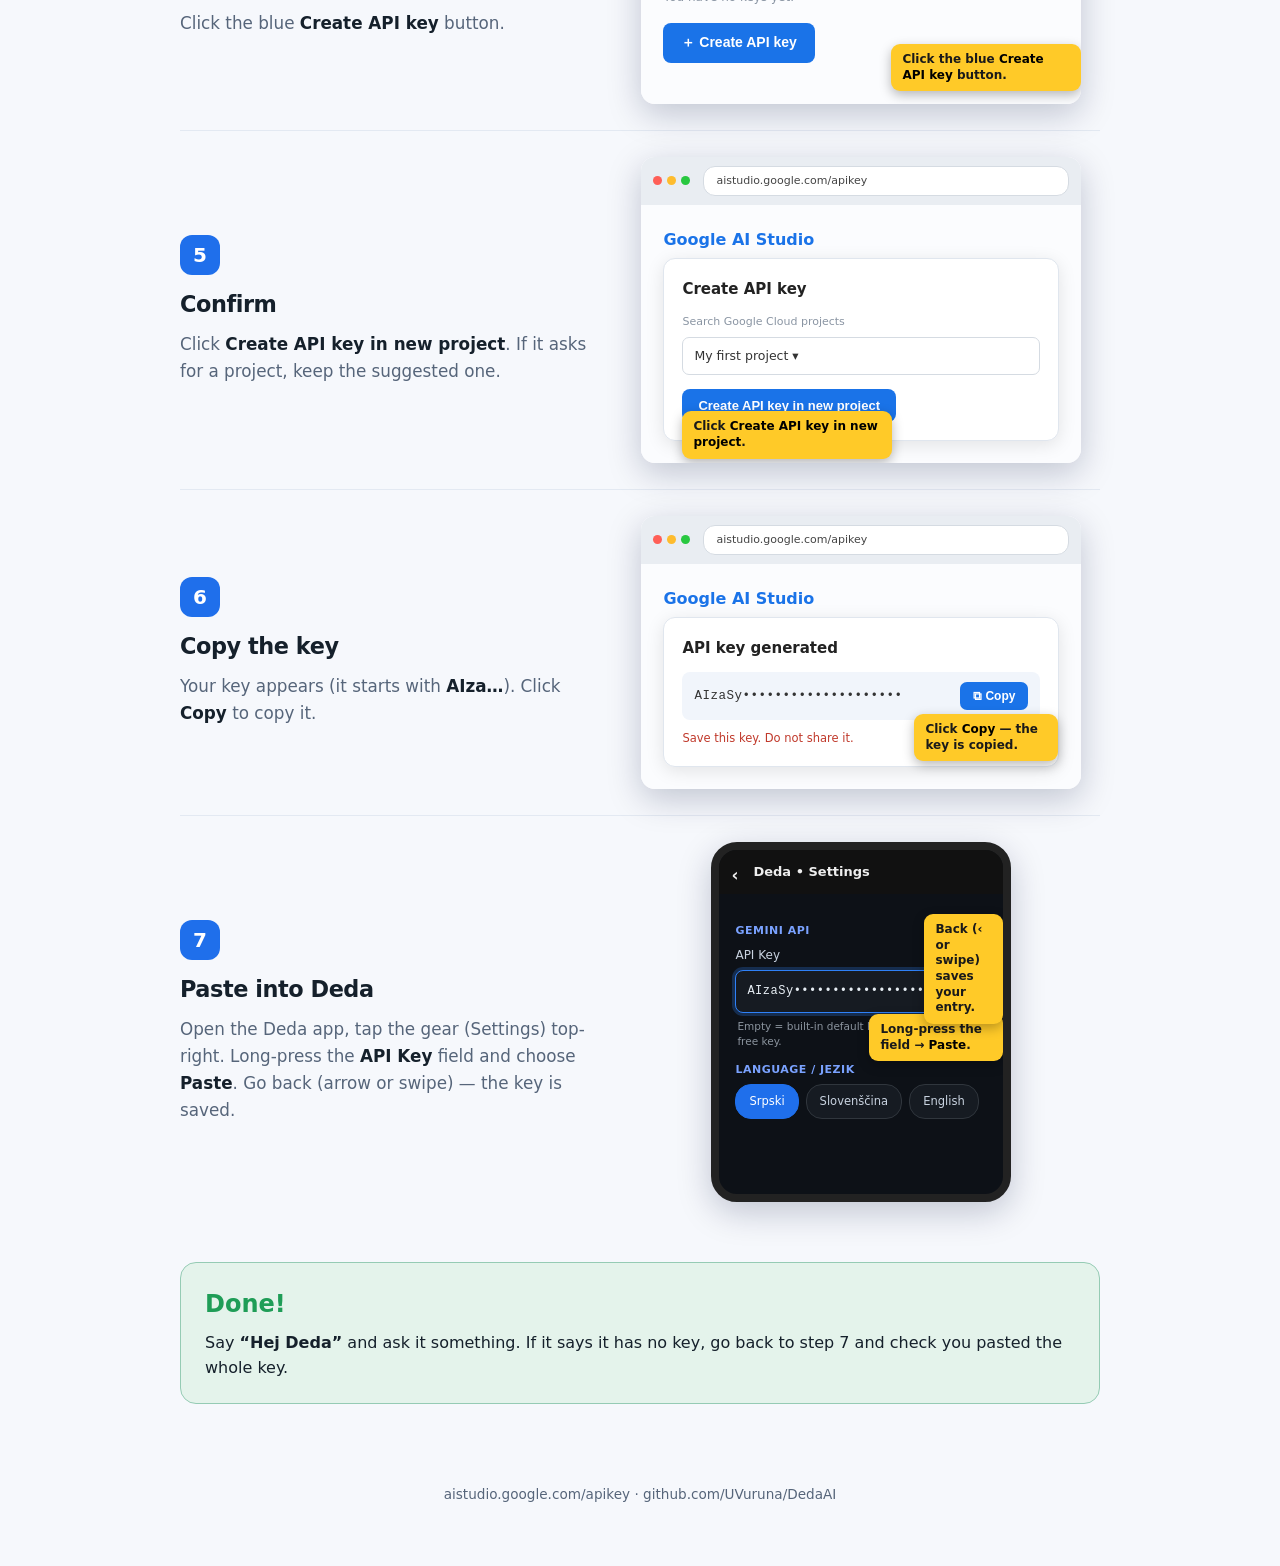
<file: vodic.html>
<!doctype html><html lang="sr"><head><meta charset="utf-8"><meta name="viewport" content="width=device-width,initial-scale=1"><title>Deda — tvoj besplatan ključ</title><style>/* One fixed light scheme on purpose: this guide is embedded/printed and must
   look identical everywhere (no theme adaptation). */
:root{--ground:#f6f8fc;--surface:#fff;--ink:#15202b;--muted:#56657a;--line:#e3e9f2;
--accent:#1f6feb;--accent-soft:#e9f1ff;--high:#ffca28;--ok:#1f9d57}
*{box-sizing:border-box;margin:0;padding:0}
body{background:#f6f8fc;color:#15202b;font:16px/1.6 -apple-system,"Segoe UI",Roboto,system-ui,sans-serif;-webkit-font-smoothing:antialiased}
header{position:sticky;top:0;z-index:20;background:color-mix(in srgb,var(--ground) 88%,transparent);
backdrop-filter:blur(10px);border-bottom:1px solid var(--line);padding:14px 20px;display:flex;
align-items:center;justify-content:space-between;gap:12px;flex-wrap:wrap}
.brand{font-weight:800;font-size:1.15rem;letter-spacing:-.02em}.brand span{color:var(--accent)}
.tabs{display:flex;gap:6px;background:var(--surface);border:1px solid var(--line);border-radius:999px;padding:4px}
.tab{border:0;background:transparent;color:var(--muted);font-weight:700;font-size:.9rem;padding:8px 16px;border-radius:999px;cursor:pointer}
.tab[aria-current=true]{background:var(--accent);color:#fff}
.tab:focus-visible{outline:2px solid var(--accent);outline-offset:2px}
main{max-width:960px;margin:0 auto;padding:32px 20px 80px}
.lang{display:none}.lang.on{display:block;animation:f .25s ease}
@keyframes f{from{opacity:0;transform:translateY(6px)}to{opacity:1}}
@media(prefers-reduced-motion:reduce){.lang.on{animation:none}}
h1{font-size:clamp(1.9rem,5vw,2.6rem);font-weight:800;letter-spacing:-.03em;text-wrap:balance;margin-bottom:10px}
.lede{font-size:1.15rem;color:var(--muted);max-width:60ch;margin-bottom:26px}
.why{background:var(--accent-soft);border:1px solid var(--line);border-left:4px solid var(--accent);
border-radius:14px;padding:18px 20px;margin-bottom:36px}
.why h2{font-size:1.05rem;margin-bottom:4px}.why p{color:var(--muted)}
.step{display:grid;grid-template-columns:1fr 1.15fr;gap:28px;align-items:center;padding:26px 0;border-top:1px solid var(--line)}
.step .txt{min-width:0}.num{display:inline-flex;width:40px;height:40px;border-radius:12px;background:var(--accent);
color:#fff;font-weight:800;font-size:1.25rem;align-items:center;justify-content:center;margin-bottom:12px}
.step h3{font-size:1.4rem;font-weight:800;letter-spacing:-.02em;margin-bottom:8px;text-wrap:balance}
.step p{color:var(--muted);font-size:1.05rem}.step b{color:var(--ink)}
.pic{min-width:0;display:flex;justify-content:center}
.done{margin-top:34px;background:color-mix(in srgb,var(--ok) 12%,var(--surface));
border:1px solid color-mix(in srgb,var(--ok) 40%,var(--line));border-radius:16px;padding:22px 24px}
.done h2{color:var(--ok);margin-bottom:6px}.done p{color:var(--ink)}
@media(max-width:720px){.step{grid-template-columns:1fr;gap:16px}}
.mock{width:100%;max-width:440px;border-radius:14px;overflow:hidden;box-shadow:0 10px 34px rgba(0,20,60,.22);font-size:13px}
.mock.shot{border:1px solid var(--line)}
.browser{background:#fff;color:#202124}
.bbar{background:#e9edf2;padding:9px 12px;display:flex;align-items:center;gap:5px}
.d{width:9px;height:9px;border-radius:50%}.d.r{background:#ff5f57}.d.y{background:#febc2e}.d.g{background:#28c840}
.url{margin-left:8px;background:#fff;border-radius:12px;padding:5px 12px;font-size:11px;color:#444;flex:1;border:1px solid #d5dbe2;overflow:hidden;white-space:nowrap}
.mpage{padding:22px;min-height:210px;position:relative;background:#fbfcfe}
.mpage.ctr{display:flex;flex-direction:column;align-items:center;justify-content:center;gap:12px;text-align:center}
.mbig{font-size:15px;color:#333}.typed{font-size:17px;font-weight:800;color:#1a73e8;background:#eef4ff;padding:8px 16px;border-radius:8px}
.mcap{color:#5f6b7a;font-size:12px}
.gt{font-size:16px;font-weight:800;color:#1a73e8;margin-bottom:4px}.sub{font-size:14px;color:#333;margin:8px 0}
.emp{color:#8a95a3;font-size:12px;margin:16px 0}
.gb{background:#e8eefc;color:#1a73e8;border:0;padding:9px 16px;border-radius:8px;font-size:13px;font-weight:700}
.gb.blue{background:#1a73e8;color:#fff}.gb.big{font-size:14px;padding:11px 18px}
.modal{background:#fff;border:1px solid #e0e6ee;border-radius:12px;padding:18px;box-shadow:0 4px 18px rgba(0,0,0,.1);position:relative;margin-top:6px}
.mh{font-size:15px;font-weight:800;color:#222;margin-bottom:12px}
.mr{font-size:12.5px;color:#333;margin:8px 0;display:flex;align-items:center;gap:8px}
.mr2{font-size:11px;color:#8a95a3;margin:4px 0}
.ck{display:inline-flex;width:18px;height:18px;background:#1a73e8;color:#fff;border-radius:4px;align-items:center;justify-content:center;font-size:11px;flex:none}
.proj{border:1px solid #d5dbe2;border-radius:7px;padding:8px 11px;margin:6px 0 14px;color:#333;font-size:12.5px}
.krow{display:flex;align-items:center;gap:9px;background:#f1f5fb;border-radius:8px;padding:10px 12px;margin:4px 0 9px}
.ktx{font-family:Consolas,monospace;font-size:12.5px;color:#333;flex:1;letter-spacing:.5px;overflow:hidden}
.cp{background:#1a73e8;color:#fff;border:0;padding:7px 13px;border-radius:7px;font-size:12px;font-weight:700;white-space:nowrap}
.mn{color:#c0392b;font-size:11.5px}
.call{position:absolute;background:var(--high);color:#1a1a1a;padding:8px 11px;border-radius:9px;font-size:12px;
font-weight:600;line-height:1.3;box-shadow:0 4px 12px rgba(0,0,0,.28);max-width:210px;z-index:5}
.call b{color:#000}
.phone{max-width:300px;background:#0d1117;border:8px solid #222;border-radius:26px}
.pbar{background:#111;color:#eee;padding:12px 12px 12px 34px;font-size:13px;font-weight:700;position:relative}
.par{position:absolute;left:12px;font-size:17px}
.pp{padding:16px;position:relative;min-height:300px}
.psh{color:#7aa2ff;font-size:11px;font-weight:800;text-transform:uppercase;letter-spacing:.5px;margin:12px 0 6px}
.plab{color:#c9d3e0;font-size:12px;margin-bottom:5px}
.pbox{background:#161b22;border:1px solid #30363d;border-radius:8px;padding:11px;color:#e6edf3;font-family:monospace;font-size:12px;letter-spacing:.5px;overflow:hidden}
.pbox.glow{border-color:#2f81f7;box-shadow:0 0 0 3px rgba(47,129,247,.25)}
.car{color:#2f81f7}.phint{color:#8b949e;font-size:10.5px;margin:6px 2px 0;line-height:1.4}
.chips{display:flex;gap:7px;margin-top:6px;flex-wrap:wrap}
.chip{background:#161b22;border:1px solid #30363d;color:#c9d3e0;padding:7px 13px;border-radius:16px;font-size:11.5px}
.chip.on{background:#1f6feb;border-color:#1f6feb;color:#fff}
footer{max-width:960px;margin:0 auto;padding:0 20px 60px;color:var(--muted);font-size:.85rem;text-align:center}
a{color:var(--accent)}
/* ---- Android dialog / notification / permission mocks (install guide) ---- */
.pscreen{background:#0d1117;min-height:340px;position:relative;padding:14px;display:flex;flex-direction:column;gap:10px}
.notif{background:#1c2431;border-radius:12px;padding:12px 14px;display:flex;gap:11px;align-items:center;box-shadow:0 2px 10px rgba(0,0,0,.3)}
.nico{width:34px;height:34px;border-radius:9px;background:#1f6feb;flex:none;display:flex;align-items:center;justify-content:center;color:#fff;font-weight:800}
.ntx{flex:1;min-width:0}.ntt{color:#e6edf3;font-size:12.5px;font-weight:700}.nsub{color:#8b949e;font-size:11px}
.nact{color:#4c8dff;font-size:12px;font-weight:700}
.adlg{background:#fff;border-radius:16px;padding:18px;margin:auto;max-width:250px;box-shadow:0 10px 30px rgba(0,0,0,.5)}
.adt{font-size:14.5px;font-weight:700;color:#202124;margin-bottom:8px}
.adb{font-size:12px;color:#5f6368;line-height:1.5}
.adrow{display:flex;justify-content:flex-end;gap:14px;margin-top:14px}
.adbtn{color:#1a73e8;font-weight:700;font-size:12.5px;background:none;border:0}
.adbtn.strong{color:#1a73e8}
.tgl{display:flex;align-items:center;justify-content:space-between;background:#161b22;border:1px solid #30363d;border-radius:10px;padding:12px 14px;color:#e6edf3;font-size:12.5px}
.sw{width:38px;height:22px;border-radius:12px;background:#1f6feb;position:relative;flex:none}
.sw::after{content:"";position:absolute;top:2px;right:2px;width:18px;height:18px;border-radius:50%;background:#fff}
.sett{background:#161b22;border:1px solid #30363d;border-radius:10px;overflow:hidden}
.setrow{padding:12px 14px;color:#c9d3e0;font-size:12.5px;border-bottom:1px solid #21262d;display:flex;justify-content:space-between;align-items:center}
.setrow:last-child{border-bottom:0}.setrow .mut{color:#8b949e;font-size:11px}
.dlbtn{background:#1f9d57;color:#fff;border:0;padding:14px;border-radius:11px;font-size:15px;font-weight:800;text-align:center;box-shadow:0 6px 18px rgba(31,157,87,.35)}
.perm{background:#fff;border-radius:16px;padding:20px 18px;margin:auto;max-width:260px;text-align:center;box-shadow:0 10px 30px rgba(0,0,0,.5)}
.permico{width:52px;height:52px;border-radius:50%;background:#e8eefc;margin:0 auto 12px;display:flex;align-items:center;justify-content:center;font-size:24px}
.permt{font-size:13.5px;color:#202124;font-weight:600;line-height:1.5;margin-bottom:14px}
.permrow{display:flex;gap:10px;justify-content:center}
.permb{flex:1;padding:10px;border-radius:9px;font-size:12.5px;font-weight:700;border:0}
.permb.allow{background:#1a73e8;color:#fff}.permb.deny{background:#eef1f6;color:#5f6368}
</style></head><body><header><div class="brand">Deda <span>👓</span></div><nav class="tabs"><button class="tab" data-go="sr">SR</button><button class="tab" data-go="sl">SL</button><button class="tab" data-go="en">EN</button></nav></header><main><section class="lang" data-lang="sr"><h1>Deda — tvoj besplatan ključ</h1><p class="lede">Da bi Deda razgovarao, potreban mu je tvoj lični Google ključ. Besplatan je, ne traži karticu, i pravi se za dva minuta. Idi redom kroz slike.</p><div class="why"><h2>Zašto svoj ključ?</h2><p>Svako koristi svoj ključ — tako niko ne troši tuđu besplatnu kvotu i Deda uvek radi. Ključ je kao lozinka: čuvaj ga i ne deli ga.</p></div><article class="step"><div class="txt"><div class="num">1</div><h3>Otvori stranicu</h3><p>U pregledaču (na telefonu ili računaru) ukucaj adresu <b>aistudio.google.com/apikey</b> i pritisni enter.</p></div><div class="pic"><div class="mock browser"><div class="bbar"><span class="d r"></span><span class="d y"></span><span class="d g"></span><div class="url"><b>aistudio.google.com/apikey</b></div></div><div class="mpage ctr"><div class="mbig">Ukucaj adresu u pregledač:</div><div class="typed">aistudio.google.com/apikey</div><div class="mcap">Radi na telefonu i na računaru — u bilo kom pregledaču.</div></div></div></div></article><article class="step"><div class="txt"><div class="num">2</div><h3>Prijavi se na Google</h3><p>Ako te pita, prijavi se svojim Google (Gmail) nalogom: ukucaj mejl pa <b>Next</b>, zatim lozinku. Ako si već prijavljen, ovaj korak preskačeš.</p></div><div class="pic"><img class="mock shot" alt="Google sign in" src="[data-uri]"></div></article><article class="step"><div class="txt"><div class="num">3</div><h3>Prihvati uslove</h3><p>Ako se pojave uslovi korišćenja, štikliraj kvadratiće i klikni <b>Continue</b>. (Ne pojave se svima.)</p></div><div class="pic"><div class="mock browser"><div class="bbar"><span class="d r"></span><span class="d y"></span><span class="d g"></span><div class="url">aistudio.google.com/apikey</div></div><div class="mpage"><div class="gt">Google AI Studio</div><div class="modal"><div class="mh">Terms of Service</div><div class="mr"><span class="ck">✔</span> I accept the Google APIs Terms of Service.</div><div class="mr"><span class="ck">✔</span> I agree to the additional terms.</div><button class="gb">Continue</button><div class="call" style="top:120px">Štikliraj kvadratiće pa <b>Continue</b>.</div></div></div></div></div></article><article class="step"><div class="txt"><div class="num">4</div><h3>Napravi ključ</h3><p>Klikni plavo dugme <b>Create API key</b>.</p></div><div class="pic"><div class="mock browser"><div class="bbar"><span class="d r"></span><span class="d y"></span><span class="d g"></span><div class="url">aistudio.google.com/apikey</div></div><div class="mpage"><div class="gt">Google AI Studio</div><div class="sub">API keys</div><div class="emp">Još nemaš nijedan ključ.</div><button class="gb blue big">＋ Create API key</button><div class="call" style="top:150px;left:250px">Klikni plavo dugme <b>Create API key</b>.</div></div></div></div></article><article class="step"><div class="txt"><div class="num">5</div><h3>Potvrdi</h3><p>Klikni <b>Create API key in new project</b>. Ako pita za projekat, ostavi ono što je predloženo.</p></div><div class="pic"><div class="mock browser"><div class="bbar"><span class="d r"></span><span class="d y"></span><span class="d g"></span><div class="url">aistudio.google.com/apikey</div></div><div class="mpage"><div class="gt">Google AI Studio</div><div class="modal"><div class="mh">Create API key</div><div class="mr2">Search Google Cloud projects</div><div class="proj">My first project ▾</div><button class="gb blue">Create API key in new project</button><div class="call" style="top:152px">Klikni <b>Create API key in new project</b>.</div></div></div></div></div></article><article class="step"><div class="txt"><div class="num">6</div><h3>Kopiraj ključ</h3><p>Pojaviće se tvoj ključ (počinje sa <b>AIza…</b>). Klikni <b>Copy</b> da ga kopiraš.</p></div><div class="pic"><div class="mock browser"><div class="bbar"><span class="d r"></span><span class="d y"></span><span class="d g"></span><div class="url">aistudio.google.com/apikey</div></div><div class="mpage"><div class="gt">Google AI Studio</div><div class="modal"><div class="mh">API key generated</div><div class="krow"><span class="ktx">AIzaSy••••••••••••••••••••</span><button class="cp">⧉ Copy</button></div><div class="mn">Sačuvaj ovaj ključ. Ne deli ga sa drugima.</div><div class="call" style="top:96px;left:250px">Klikni <b>Copy</b> — ključ je kopiran.</div></div></div></div></div></article><article class="step"><div class="txt"><div class="num">7</div><h3>Nalepi u Dedu</h3><p>Otvori aplikaciju Deda, gore desno zupčanik (Settings). U polje <b>API Key</b> dugo pritisni i izaberi <b>Paste / Nalepi</b>. Izadji nazad (strelicom ili prevlačenjem) — ključ je sačuvan.</p></div><div class="pic"><div class="mock phone"><div class="pbar"><span class="par">‹</span> Deda • Settings</div><div class="pp"><div class="psh">Gemini API</div><div class="plab">API Key</div><div class="pbox glow">AIzaSy••••••••••••••••••••<span class="car">|</span></div><div class="phint">Prazno = ugrađeni podrazumevani ključ. Nalepi svoj besplatni ključ.</div><div class="psh">Language / Jezik</div><div class="chips"><span class="chip on">Srpski</span><span class="chip">Slovenščina</span><span class="chip">English</span></div><div class="call" style="top:120px;left:150px">Dugo pritisni polje → <b>Paste / Nalepi</b>.</div><div class="call" style="top:20px;left:205px">Nazad (‹ ili prevlačenjem) čuva unos.</div></div></div></div></article><div class="done"><h2>Gotovo!</h2><p>Reci <b>„Hej Deda“</b> i pitaj ga nešto. Ako kaže da nema ključ, vrati se na korak 7 i proveri da si nalepio ceo ključ.</p></div></section><section class="lang" data-lang="sl"><h1>Deda — tvoj brezplačni ključ</h1><p class="lede">Da bi Deda govoril, potrebuje tvoj osebni Googlov ključ. Brezplačen je, ne zahteva kartice in nastane v dveh minutah. Sledi slikam po vrsti.</p><div class="why"><h2>Zakaj svoj ključ?</h2><p>Vsak uporablja svoj ključ — tako nihče ne porablja tuje brezplačne kvote in Deda vedno deluje. Ključ je kot geslo: shrani ga in ga ne deli.</p></div><article class="step"><div class="txt"><div class="num">1</div><h3>Odpri stran</h3><p>V brskalniku (na telefonu ali računalniku) vtipkaj naslov <b>aistudio.google.com/apikey</b> in pritisni enter.</p></div><div class="pic"><div class="mock browser"><div class="bbar"><span class="d r"></span><span class="d y"></span><span class="d g"></span><div class="url"><b>aistudio.google.com/apikey</b></div></div><div class="mpage ctr"><div class="mbig">Vtipkaj naslov v brskalnik:</div><div class="typed">aistudio.google.com/apikey</div><div class="mcap">Deluje na telefonu in na računalniku — v katerem koli brskalniku.</div></div></div></div></article><article class="step"><div class="txt"><div class="num">2</div><h3>Prijavi se v Google</h3><p>Če te vpraša, se prijavi s svojim Google (Gmail) računom: vpiši e-pošto in <b>Next</b>, nato geslo. Če si že prijavljen, ta korak preskočiš.</p></div><div class="pic"><img class="mock shot" alt="Google sign in" src="[data-uri]"></div></article><article class="step"><div class="txt"><div class="num">3</div><h3>Sprejmi pogoje</h3><p>Če se pojavijo pogoji uporabe, obkljukaj kvadratke in klikni <b>Continue</b>. (Ne pojavijo se vsem.)</p></div><div class="pic"><div class="mock browser"><div class="bbar"><span class="d r"></span><span class="d y"></span><span class="d g"></span><div class="url">aistudio.google.com/apikey</div></div><div class="mpage"><div class="gt">Google AI Studio</div><div class="modal"><div class="mh">Terms of Service</div><div class="mr"><span class="ck">✔</span> I accept the Google APIs Terms of Service.</div><div class="mr"><span class="ck">✔</span> I agree to the additional terms.</div><button class="gb">Continue</button><div class="call" style="top:120px">Obkljukaj kvadratke in <b>Continue</b>.</div></div></div></div></div></article><article class="step"><div class="txt"><div class="num">4</div><h3>Ustvari ključ</h3><p>Klikni modri gumb <b>Create API key</b>.</p></div><div class="pic"><div class="mock browser"><div class="bbar"><span class="d r"></span><span class="d y"></span><span class="d g"></span><div class="url">aistudio.google.com/apikey</div></div><div class="mpage"><div class="gt">Google AI Studio</div><div class="sub">API keys</div><div class="emp">Nimaš še nobenega ključa.</div><button class="gb blue big">＋ Create API key</button><div class="call" style="top:150px;left:250px">Klikni modri gumb <b>Create API key</b>.</div></div></div></div></article><article class="step"><div class="txt"><div class="num">5</div><h3>Potrdi</h3><p>Klikni <b>Create API key in new project</b>. Če vpraša za projekt, pusti predlaganega.</p></div><div class="pic"><div class="mock browser"><div class="bbar"><span class="d r"></span><span class="d y"></span><span class="d g"></span><div class="url">aistudio.google.com/apikey</div></div><div class="mpage"><div class="gt">Google AI Studio</div><div class="modal"><div class="mh">Create API key</div><div class="mr2">Search Google Cloud projects</div><div class="proj">My first project ▾</div><button class="gb blue">Create API key in new project</button><div class="call" style="top:152px">Klikni <b>Create API key in new project</b>.</div></div></div></div></div></article><article class="step"><div class="txt"><div class="num">6</div><h3>Kopiraj ključ</h3><p>Pojavil se bo tvoj ključ (začne se z <b>AIza…</b>). Klikni <b>Copy</b>, da ga kopiraš.</p></div><div class="pic"><div class="mock browser"><div class="bbar"><span class="d r"></span><span class="d y"></span><span class="d g"></span><div class="url">aistudio.google.com/apikey</div></div><div class="mpage"><div class="gt">Google AI Studio</div><div class="modal"><div class="mh">API key generated</div><div class="krow"><span class="ktx">AIzaSy••••••••••••••••••••</span><button class="cp">⧉ Copy</button></div><div class="mn">Shrani ta ključ. Ne deli ga z drugimi.</div><div class="call" style="top:96px;left:250px">Klikni <b>Copy</b> — ključ je kopiran.</div></div></div></div></div></article><article class="step"><div class="txt"><div class="num">7</div><h3>Prilepi v Dedo</h3><p>Odpri aplikacijo Deda, zgoraj desno zobnik (Settings). V polje <b>API Key</b> pritisni in drži ter izberi <b>Paste / Prilepi</b>. Pojdi nazaj (s puščico ali potegom) — ključ je shranjen.</p></div><div class="pic"><div class="mock phone"><div class="pbar"><span class="par">‹</span> Deda • Settings</div><div class="pp"><div class="psh">Gemini API</div><div class="plab">API Key</div><div class="pbox glow">AIzaSy••••••••••••••••••••<span class="car">|</span></div><div class="phint">Prazno = vgrajeni privzeti ključ. Prilepi svoj brezplačni ključ.</div><div class="psh">Language / Jezik</div><div class="chips"><span class="chip on">Srpski</span><span class="chip">Slovenščina</span><span class="chip">English</span></div><div class="call" style="top:120px;left:150px">Pritisni in drži polje → <b>Paste / Prilepi</b>.</div><div class="call" style="top:20px;left:205px">Nazaj (‹ ali s potegom) shrani vnos.</div></div></div></div></article><div class="done"><h2>Končano!</h2><p>Reci <b>„Hej Deda“</b> in ga nekaj vprašaj. Če pravi, da nima ključa, se vrni na korak 7 in preveri, da si prilepil cel ključ.</p></div></section><section class="lang" data-lang="en"><h1>Deda — your free key</h1><p class="lede">For Deda to talk, it needs your own Google key. It is free, needs no credit card, and takes two minutes. Just follow the pictures in order.</p><div class="why"><h2>Why your own key?</h2><p>Everyone uses their own key — so no one drains anyone else’s free quota and Deda always works. The key is like a password: keep it, don’t share it.</p></div><article class="step"><div class="txt"><div class="num">1</div><h3>Open the page</h3><p>In a browser (phone or computer) type the address <b>aistudio.google.com/apikey</b> and press enter.</p></div><div class="pic"><div class="mock browser"><div class="bbar"><span class="d r"></span><span class="d y"></span><span class="d g"></span><div class="url"><b>aistudio.google.com/apikey</b></div></div><div class="mpage ctr"><div class="mbig">Type the address in a browser:</div><div class="typed">aistudio.google.com/apikey</div><div class="mcap">Works on phone and computer — in any browser.</div></div></div></div></article><article class="step"><div class="txt"><div class="num">2</div><h3>Sign in to Google</h3><p>If asked, sign in with your Google (Gmail) account: type your email then <b>Next</b>, then your password. If already signed in, skip this step.</p></div><div class="pic"><img class="mock shot" alt="Google sign in" src="[data-uri]"></div></article><article class="step"><div class="txt"><div class="num">3</div><h3>Accept the terms</h3><p>If terms of service appear, tick the boxes and click <b>Continue</b>. (Not shown to everyone.)</p></div><div class="pic"><div class="mock browser"><div class="bbar"><span class="d r"></span><span class="d y"></span><span class="d g"></span><div class="url">aistudio.google.com/apikey</div></div><div class="mpage"><div class="gt">Google AI Studio</div><div class="modal"><div class="mh">Terms of Service</div><div class="mr"><span class="ck">✔</span> I accept the Google APIs Terms of Service.</div><div class="mr"><span class="ck">✔</span> I agree to the additional terms.</div><button class="gb">Continue</button><div class="call" style="top:120px">Tick the boxes then <b>Continue</b>.</div></div></div></div></div></article><article class="step"><div class="txt"><div class="num">4</div><h3>Create the key</h3><p>Click the blue <b>Create API key</b> button.</p></div><div class="pic"><div class="mock browser"><div class="bbar"><span class="d r"></span><span class="d y"></span><span class="d g"></span><div class="url">aistudio.google.com/apikey</div></div><div class="mpage"><div class="gt">Google AI Studio</div><div class="sub">API keys</div><div class="emp">You have no keys yet.</div><button class="gb blue big">＋ Create API key</button><div class="call" style="top:150px;left:250px">Click the blue <b>Create API key</b> button.</div></div></div></div></article><article class="step"><div class="txt"><div class="num">5</div><h3>Confirm</h3><p>Click <b>Create API key in new project</b>. If it asks for a project, keep the suggested one.</p></div><div class="pic"><div class="mock browser"><div class="bbar"><span class="d r"></span><span class="d y"></span><span class="d g"></span><div class="url">aistudio.google.com/apikey</div></div><div class="mpage"><div class="gt">Google AI Studio</div><div class="modal"><div class="mh">Create API key</div><div class="mr2">Search Google Cloud projects</div><div class="proj">My first project ▾</div><button class="gb blue">Create API key in new project</button><div class="call" style="top:152px">Click <b>Create API key in new project</b>.</div></div></div></div></div></article><article class="step"><div class="txt"><div class="num">6</div><h3>Copy the key</h3><p>Your key appears (it starts with <b>AIza…</b>). Click <b>Copy</b> to copy it.</p></div><div class="pic"><div class="mock browser"><div class="bbar"><span class="d r"></span><span class="d y"></span><span class="d g"></span><div class="url">aistudio.google.com/apikey</div></div><div class="mpage"><div class="gt">Google AI Studio</div><div class="modal"><div class="mh">API key generated</div><div class="krow"><span class="ktx">AIzaSy••••••••••••••••••••</span><button class="cp">⧉ Copy</button></div><div class="mn">Save this key. Do not share it.</div><div class="call" style="top:96px;left:250px">Click <b>Copy</b> — the key is copied.</div></div></div></div></div></article><article class="step"><div class="txt"><div class="num">7</div><h3>Paste into Deda</h3><p>Open the Deda app, tap the gear (Settings) top-right. Long-press the <b>API Key</b> field and choose <b>Paste</b>. Go back (arrow or swipe) — the key is saved.</p></div><div class="pic"><div class="mock phone"><div class="pbar"><span class="par">‹</span> Deda • Settings</div><div class="pp"><div class="psh">Gemini API</div><div class="plab">API Key</div><div class="pbox glow">AIzaSy••••••••••••••••••••<span class="car">|</span></div><div class="phint">Empty = built-in default key. Paste your own free key.</div><div class="psh">Language / Jezik</div><div class="chips"><span class="chip on">Srpski</span><span class="chip">Slovenščina</span><span class="chip">English</span></div><div class="call" style="top:120px;left:150px">Long-press the field → <b>Paste</b>.</div><div class="call" style="top:20px;left:205px">Back (‹ or swipe) saves your entry.</div></div></div></div></article><div class="done"><h2>Done!</h2><p>Say <b>“Hej Deda”</b> and ask it something. If it says it has no key, go back to step 7 and check you pasted the whole key.</p></div></section></main><footer>aistudio.google.com/apikey &middot; github.com/UVuruna/DedaAI</footer><script>const order = ['sr', 'sl', 'en'];
function pick(l) {
  document.querySelectorAll('.lang').forEach(s => s.classList.toggle('on', s.dataset.lang === l));
  document.querySelectorAll('.tab').forEach(t => t.setAttribute('aria-current', String(t.dataset.go === l)));
  document.documentElement.lang = l;
  try { localStorage.setItem('deda_guide_lang', l); } catch (e) {}
}
document.querySelectorAll('.tab').forEach(t => t.addEventListener('click', () => pick(t.dataset.go)));
let start = 'sr';
try { const s = localStorage.getItem('deda_guide_lang'); if (order.includes(s)) start = s; } catch (e) {}
const nav = (navigator.language || '').slice(0, 2);
let saved = null;
try { saved = localStorage.getItem('deda_guide_lang'); } catch (e) {}
if (!saved && order.includes(nav)) start = nav;
pick(start);
</script></body></html>
</file>
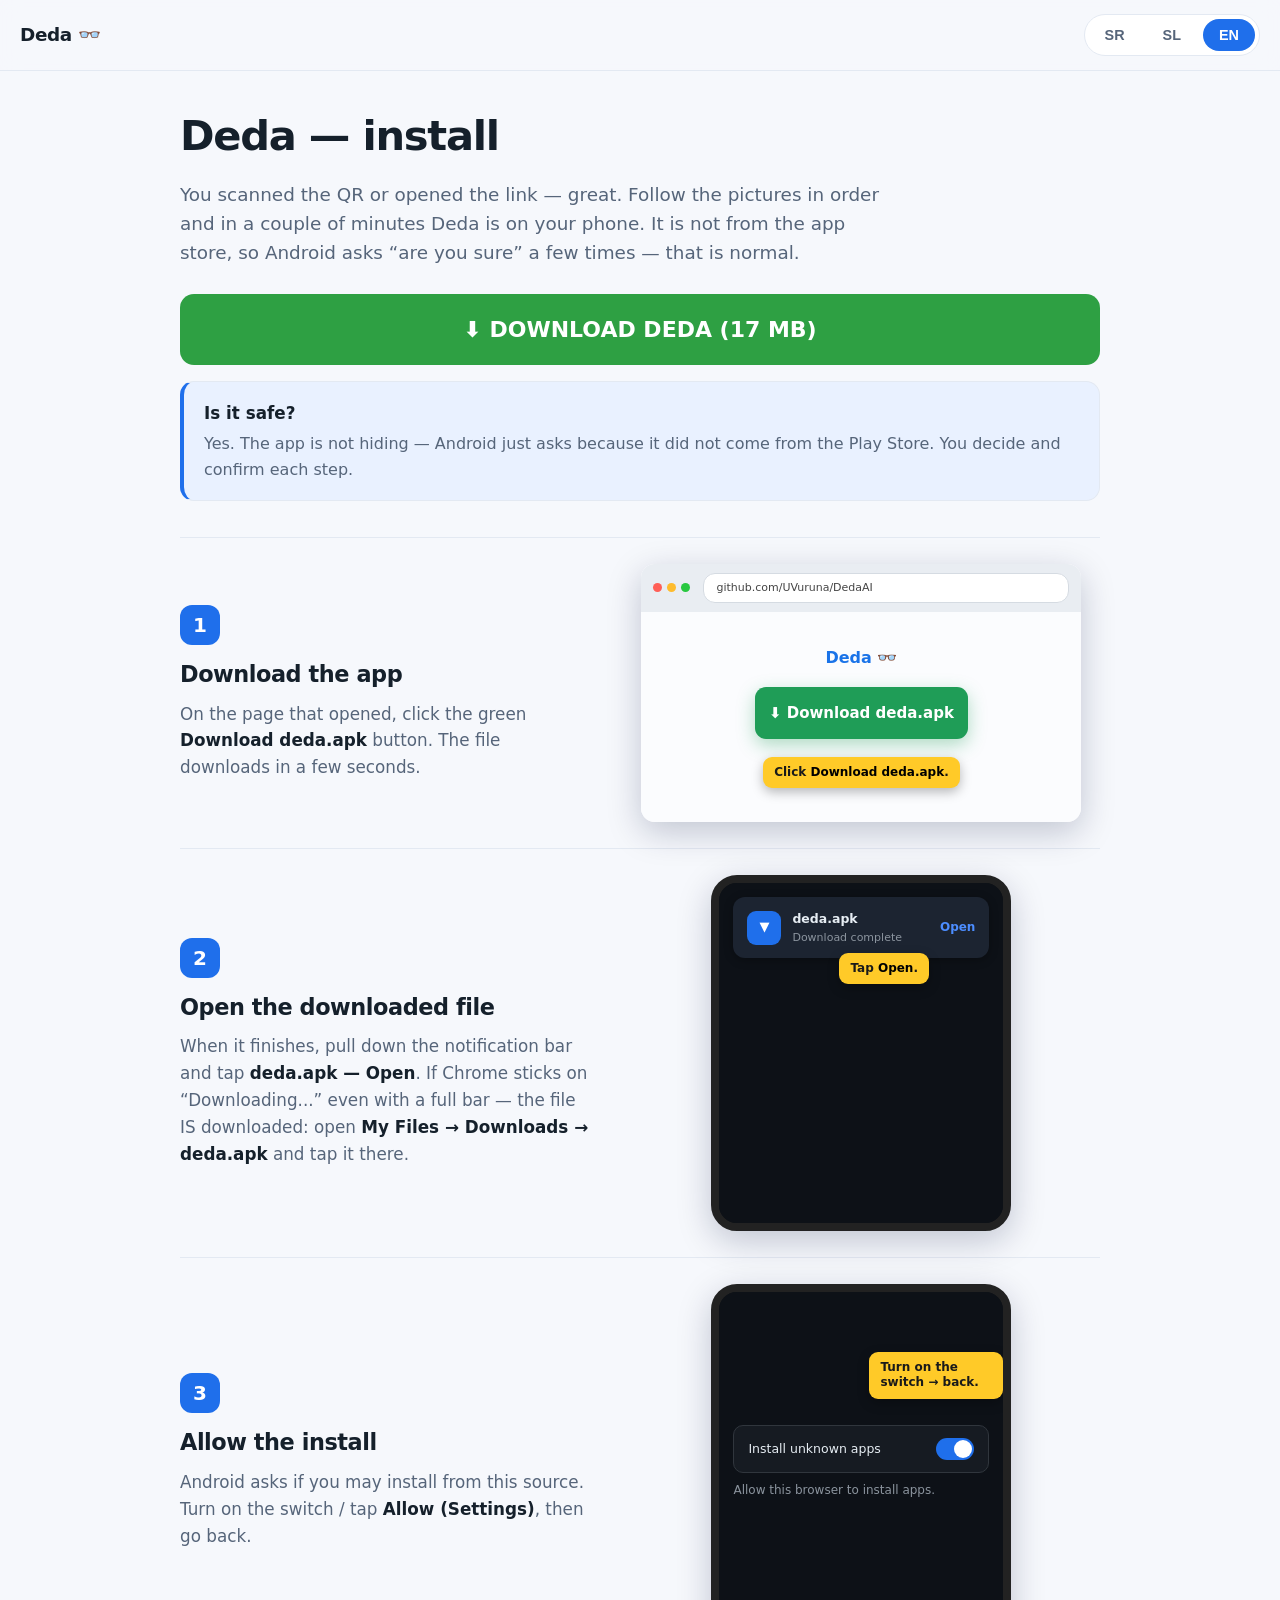
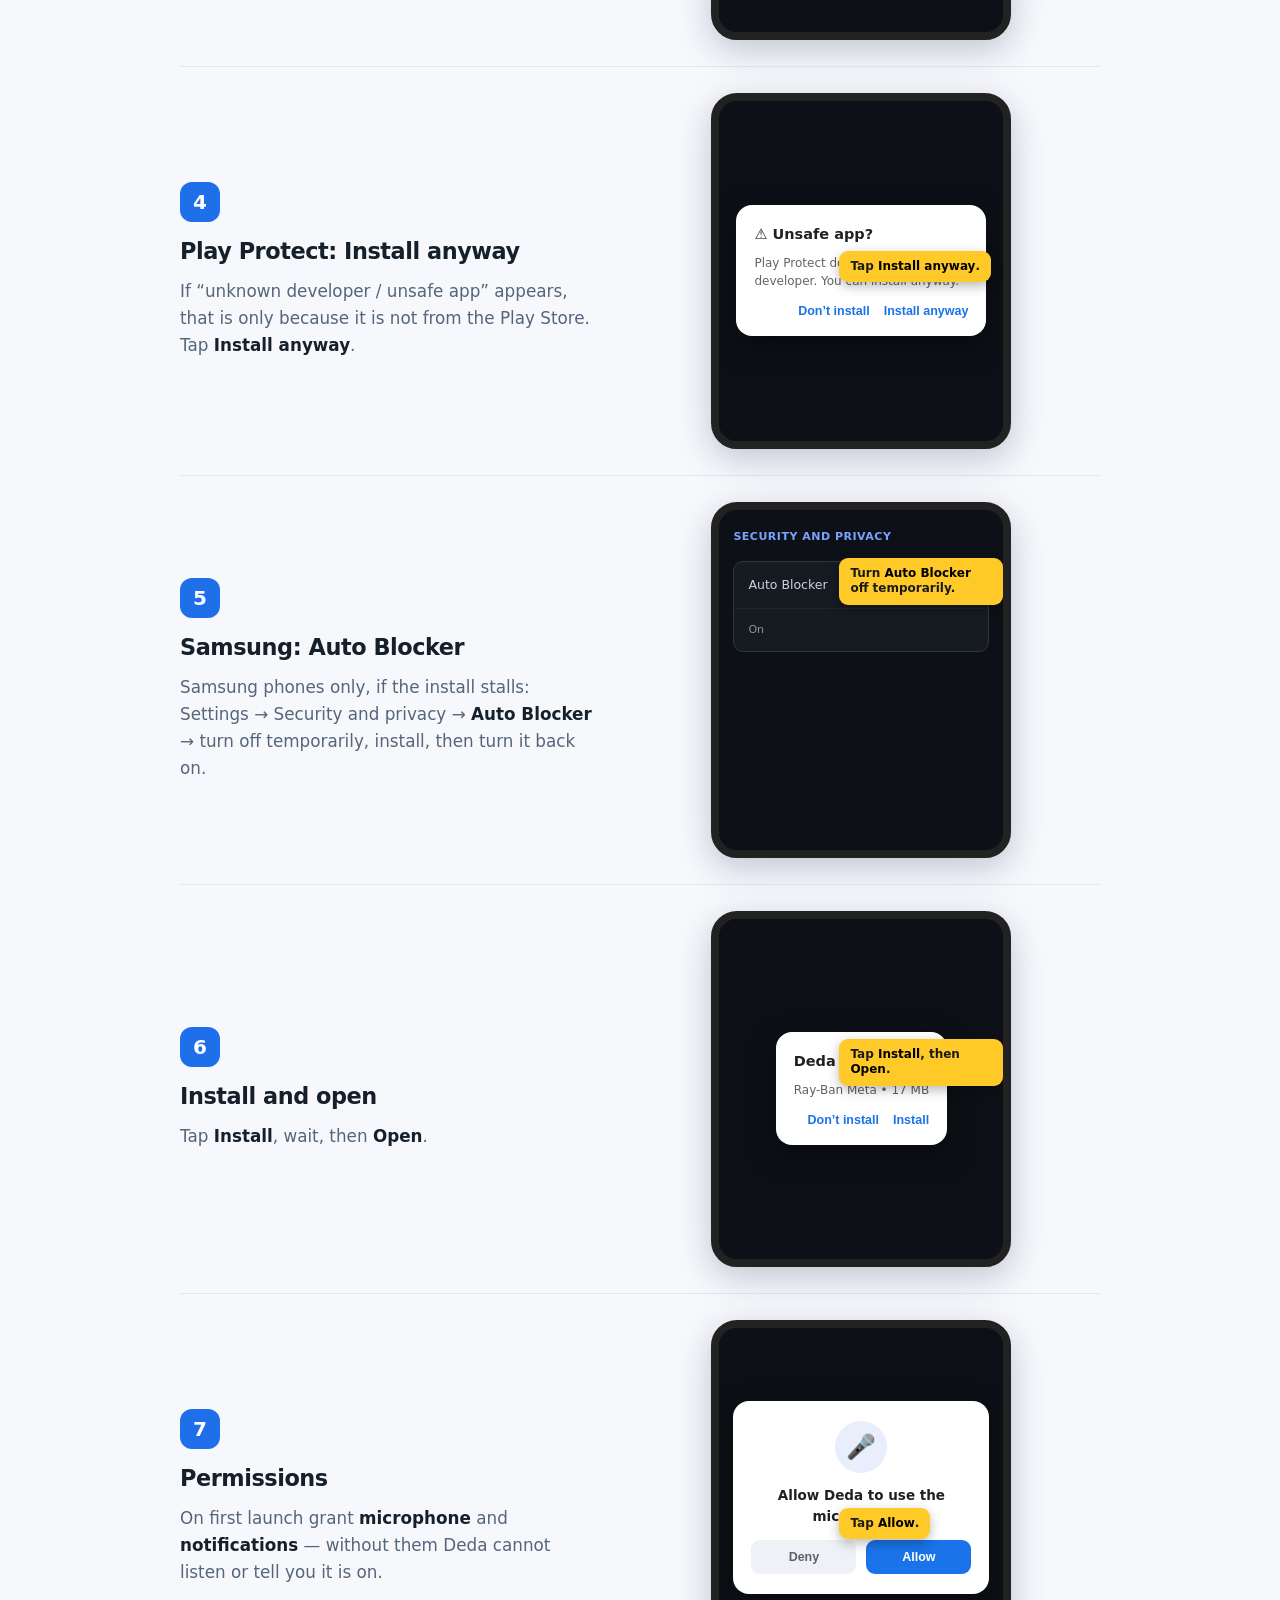
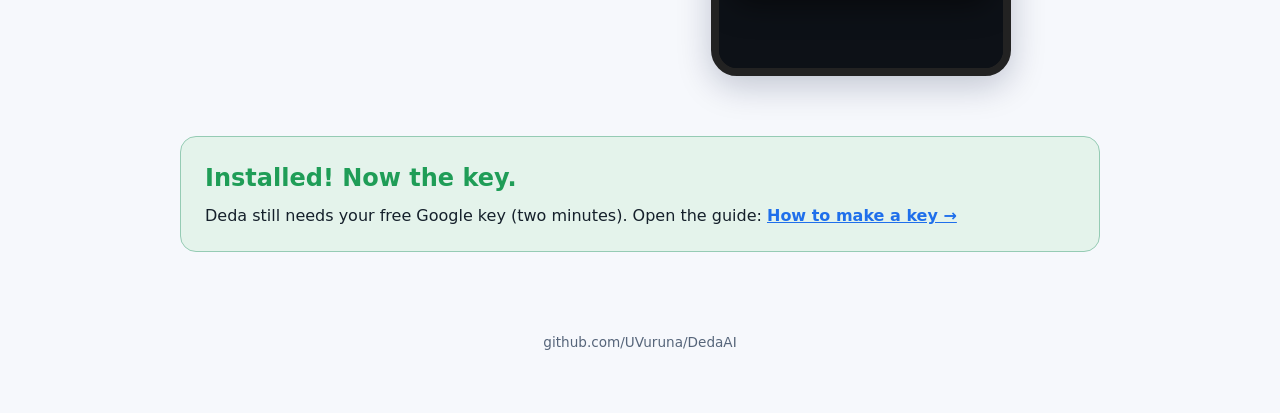
<file: docs/install.html>
<!doctype html><html lang="sr"><head><meta charset="utf-8"><meta name="viewport" content="width=device-width,initial-scale=1"><title>Deda — instalacija</title><style>/* One fixed light scheme on purpose: this guide is embedded/printed and must
   look identical everywhere (no theme adaptation). */
:root{--ground:#f6f8fc;--surface:#fff;--ink:#15202b;--muted:#56657a;--line:#e3e9f2;
--accent:#1f6feb;--accent-soft:#e9f1ff;--high:#ffca28;--ok:#1f9d57}
*{box-sizing:border-box;margin:0;padding:0}
body{background:#f6f8fc;color:#15202b;font:16px/1.6 -apple-system,"Segoe UI",Roboto,system-ui,sans-serif;-webkit-font-smoothing:antialiased}
header{position:sticky;top:0;z-index:20;background:color-mix(in srgb,var(--ground) 88%,transparent);
backdrop-filter:blur(10px);border-bottom:1px solid var(--line);padding:14px 20px;display:flex;
align-items:center;justify-content:space-between;gap:12px;flex-wrap:wrap}
.brand{font-weight:800;font-size:1.15rem;letter-spacing:-.02em}.brand span{color:var(--accent)}
.tabs{display:flex;gap:6px;background:var(--surface);border:1px solid var(--line);border-radius:999px;padding:4px}
.tab{border:0;background:transparent;color:var(--muted);font-weight:700;font-size:.9rem;padding:8px 16px;border-radius:999px;cursor:pointer}
.tab[aria-current=true]{background:var(--accent);color:#fff}
.tab:focus-visible{outline:2px solid var(--accent);outline-offset:2px}
main{max-width:960px;margin:0 auto;padding:32px 20px 80px}
.lang{display:none}.lang.on{display:block;animation:f .25s ease}
@keyframes f{from{opacity:0;transform:translateY(6px)}to{opacity:1}}
@media(prefers-reduced-motion:reduce){.lang.on{animation:none}}
h1{font-size:clamp(1.9rem,5vw,2.6rem);font-weight:800;letter-spacing:-.03em;text-wrap:balance;margin-bottom:10px}
.lede{font-size:1.15rem;color:var(--muted);max-width:60ch;margin-bottom:26px}
.why{background:var(--accent-soft);border:1px solid var(--line);border-left:4px solid var(--accent);
border-radius:14px;padding:18px 20px;margin-bottom:36px}
.why h2{font-size:1.05rem;margin-bottom:4px}.why p{color:var(--muted)}
.step{display:grid;grid-template-columns:1fr 1.15fr;gap:28px;align-items:center;padding:26px 0;border-top:1px solid var(--line)}
.step .txt{min-width:0}.num{display:inline-flex;width:40px;height:40px;border-radius:12px;background:var(--accent);
color:#fff;font-weight:800;font-size:1.25rem;align-items:center;justify-content:center;margin-bottom:12px}
.step h3{font-size:1.4rem;font-weight:800;letter-spacing:-.02em;margin-bottom:8px;text-wrap:balance}
.step p{color:var(--muted);font-size:1.05rem}.step b{color:var(--ink)}
.pic{min-width:0;display:flex;justify-content:center}
.done{margin-top:34px;background:color-mix(in srgb,var(--ok) 12%,var(--surface));
border:1px solid color-mix(in srgb,var(--ok) 40%,var(--line));border-radius:16px;padding:22px 24px}
.done h2{color:var(--ok);margin-bottom:6px}.done p{color:var(--ink)}
@media(max-width:720px){.step{grid-template-columns:1fr;gap:16px}}
.mock{width:100%;max-width:440px;border-radius:14px;overflow:hidden;box-shadow:0 10px 34px rgba(0,20,60,.22);font-size:13px}
.mock.shot{border:1px solid var(--line)}
.browser{background:#fff;color:#202124}
.bbar{background:#e9edf2;padding:9px 12px;display:flex;align-items:center;gap:5px}
.d{width:9px;height:9px;border-radius:50%}.d.r{background:#ff5f57}.d.y{background:#febc2e}.d.g{background:#28c840}
.url{margin-left:8px;background:#fff;border-radius:12px;padding:5px 12px;font-size:11px;color:#444;flex:1;border:1px solid #d5dbe2;overflow:hidden;white-space:nowrap}
.mpage{padding:22px;min-height:210px;position:relative;background:#fbfcfe}
.mpage.ctr{display:flex;flex-direction:column;align-items:center;justify-content:center;gap:12px;text-align:center}
.mbig{font-size:15px;color:#333}.typed{font-size:17px;font-weight:800;color:#1a73e8;background:#eef4ff;padding:8px 16px;border-radius:8px}
.mcap{color:#5f6b7a;font-size:12px}
.gt{font-size:16px;font-weight:800;color:#1a73e8;margin-bottom:4px}.sub{font-size:14px;color:#333;margin:8px 0}
.emp{color:#8a95a3;font-size:12px;margin:16px 0}
.gb{background:#e8eefc;color:#1a73e8;border:0;padding:9px 16px;border-radius:8px;font-size:13px;font-weight:700}
.gb.blue{background:#1a73e8;color:#fff}.gb.big{font-size:14px;padding:11px 18px}
.modal{background:#fff;border:1px solid #e0e6ee;border-radius:12px;padding:18px;box-shadow:0 4px 18px rgba(0,0,0,.1);position:relative;margin-top:6px}
.mh{font-size:15px;font-weight:800;color:#222;margin-bottom:12px}
.mr{font-size:12.5px;color:#333;margin:8px 0;display:flex;align-items:center;gap:8px}
.mr2{font-size:11px;color:#8a95a3;margin:4px 0}
.ck{display:inline-flex;width:18px;height:18px;background:#1a73e8;color:#fff;border-radius:4px;align-items:center;justify-content:center;font-size:11px;flex:none}
.proj{border:1px solid #d5dbe2;border-radius:7px;padding:8px 11px;margin:6px 0 14px;color:#333;font-size:12.5px}
.krow{display:flex;align-items:center;gap:9px;background:#f1f5fb;border-radius:8px;padding:10px 12px;margin:4px 0 9px}
.ktx{font-family:Consolas,monospace;font-size:12.5px;color:#333;flex:1;letter-spacing:.5px;overflow:hidden}
.cp{background:#1a73e8;color:#fff;border:0;padding:7px 13px;border-radius:7px;font-size:12px;font-weight:700;white-space:nowrap}
.mn{color:#c0392b;font-size:11.5px}
.call{position:absolute;background:var(--high);color:#1a1a1a;padding:8px 11px;border-radius:9px;font-size:12px;
font-weight:600;line-height:1.3;box-shadow:0 4px 12px rgba(0,0,0,.28);max-width:210px;z-index:5}
.call b{color:#000}
.phone{max-width:300px;background:#0d1117;border:8px solid #222;border-radius:26px}
.pbar{background:#111;color:#eee;padding:12px 12px 12px 34px;font-size:13px;font-weight:700;position:relative}
.par{position:absolute;left:12px;font-size:17px}
.pp{padding:16px;position:relative;min-height:300px}
.psh{color:#7aa2ff;font-size:11px;font-weight:800;text-transform:uppercase;letter-spacing:.5px;margin:12px 0 6px}
.plab{color:#c9d3e0;font-size:12px;margin-bottom:5px}
.pbox{background:#161b22;border:1px solid #30363d;border-radius:8px;padding:11px;color:#e6edf3;font-family:monospace;font-size:12px;letter-spacing:.5px;overflow:hidden}
.pbox.glow{border-color:#2f81f7;box-shadow:0 0 0 3px rgba(47,129,247,.25)}
.car{color:#2f81f7}.phint{color:#8b949e;font-size:10.5px;margin:6px 2px 0;line-height:1.4}
.chips{display:flex;gap:7px;margin-top:6px;flex-wrap:wrap}
.chip{background:#161b22;border:1px solid #30363d;color:#c9d3e0;padding:7px 13px;border-radius:16px;font-size:11.5px}
.chip.on{background:#1f6feb;border-color:#1f6feb;color:#fff}
footer{max-width:960px;margin:0 auto;padding:0 20px 60px;color:var(--muted);font-size:.85rem;text-align:center}
a{color:var(--accent)}
/* ---- Android dialog / notification / permission mocks (install guide) ---- */
.pscreen{background:#0d1117;min-height:340px;position:relative;padding:14px;display:flex;flex-direction:column;gap:10px}
.notif{background:#1c2431;border-radius:12px;padding:12px 14px;display:flex;gap:11px;align-items:center;box-shadow:0 2px 10px rgba(0,0,0,.3)}
.nico{width:34px;height:34px;border-radius:9px;background:#1f6feb;flex:none;display:flex;align-items:center;justify-content:center;color:#fff;font-weight:800}
.ntx{flex:1;min-width:0}.ntt{color:#e6edf3;font-size:12.5px;font-weight:700}.nsub{color:#8b949e;font-size:11px}
.nact{color:#4c8dff;font-size:12px;font-weight:700}
.adlg{background:#fff;border-radius:16px;padding:18px;margin:auto;max-width:250px;box-shadow:0 10px 30px rgba(0,0,0,.5)}
.adt{font-size:14.5px;font-weight:700;color:#202124;margin-bottom:8px}
.adb{font-size:12px;color:#5f6368;line-height:1.5}
.adrow{display:flex;justify-content:flex-end;gap:14px;margin-top:14px}
.adbtn{color:#1a73e8;font-weight:700;font-size:12.5px;background:none;border:0}
.adbtn.strong{color:#1a73e8}
.tgl{display:flex;align-items:center;justify-content:space-between;background:#161b22;border:1px solid #30363d;border-radius:10px;padding:12px 14px;color:#e6edf3;font-size:12.5px}
.sw{width:38px;height:22px;border-radius:12px;background:#1f6feb;position:relative;flex:none}
.sw::after{content:"";position:absolute;top:2px;right:2px;width:18px;height:18px;border-radius:50%;background:#fff}
.sett{background:#161b22;border:1px solid #30363d;border-radius:10px;overflow:hidden}
.setrow{padding:12px 14px;color:#c9d3e0;font-size:12.5px;border-bottom:1px solid #21262d;display:flex;justify-content:space-between;align-items:center}
.setrow:last-child{border-bottom:0}.setrow .mut{color:#8b949e;font-size:11px}
.dlbtn{background:#1f9d57;color:#fff;border:0;padding:14px;border-radius:11px;font-size:15px;font-weight:800;text-align:center;box-shadow:0 6px 18px rgba(31,157,87,.35)}
.perm{background:#fff;border-radius:16px;padding:20px 18px;margin:auto;max-width:260px;text-align:center;box-shadow:0 10px 30px rgba(0,0,0,.5)}
.permico{width:52px;height:52px;border-radius:50%;background:#e8eefc;margin:0 auto 12px;display:flex;align-items:center;justify-content:center;font-size:24px}
.permt{font-size:13.5px;color:#202124;font-weight:600;line-height:1.5;margin-bottom:14px}
.permrow{display:flex;gap:10px;justify-content:center}
.permb{flex:1;padding:10px;border-radius:9px;font-size:12.5px;font-weight:700;border:0}
.permb.allow{background:#1a73e8;color:#fff}.permb.deny{background:#eef1f6;color:#5f6368}
.herodl{display:block;text-align:center;background:#2ea043;color:#fff;font-weight:800;font-size:22px;padding:18px 16px;border-radius:14px;text-decoration:none;margin:16px 0}</style></head><body><header><div class="brand">Deda <span>👓</span></div><nav class="tabs"><button class="tab" data-go="sr">SR</button><button class="tab" data-go="sl">SL</button><button class="tab" data-go="en">EN</button></nav></header><main><section class="lang" data-lang="sr"><h1>Deda — instalacija</h1><p class="lede">Skenirao si QR ili otvorio link — odlično. Prati slike redom i za par minuta imaš Dedu na telefonu. Nije iz prodavnice aplikacija, pa Android par puta pita „da li si siguran“ — to je normalno.</p><a href="https://github.com/UVuruna/DedaAI/releases/latest/download/deda.apk" class="herodl">⬇ PREUZMI DEDU (17 MB)</a><div class="why"><h2>Da li je bezbedno?</h2><p>Jeste. Aplikacija se ne krije — Android samo pita jer nije preuzeta sa Play prodavnice. Ti odlučuješ i potvrđuješ svaki korak.</p></div><article class="step"><div class="txt"><div class="num">1</div><h3>Preuzmi aplikaciju</h3><p>Na stranici koja se otvorila klikni zeleno dugme <b>Preuzmi deda.apk</b>. Fajl se skida par sekundi.</p></div><div class="pic"><div class="mock browser"><div class="bbar"><span class="d r"></span><span class="d y"></span><span class="d g"></span><div class="url">github.com/UVuruna/DedaAI</div></div><div class="mpage ctr"><div class="gt">Deda 👓</div><div class="dlbtn">⬇ Preuzmi deda.apk</div><div class="call" style="position:static;margin-top:6px">Klikni <b>Preuzmi deda.apk</b>.</div></div></div></div></article><article class="step"><div class="txt"><div class="num">2</div><h3>Otvori preuzeti fajl</h3><p>Kad se skine, povuci prstom nadole traku obaveštenja i klikni na <b>deda.apk — Otvori</b>. Ako Chrome zaglavi na „Preuzimanje...“ iako je traka puna — fajl JESTE skinut: otvori aplikaciju <b>Moji fajlovi → Preuzimanja → deda.apk</b> i klikni ga tu.</p></div><div class="pic"><div class="mock phone"><div class="pscreen"><div class="notif"><div class="nico">▼</div><div class="ntx"><div class="ntt">deda.apk</div><div class="nsub">Preuzimanje završeno</div></div><div class="nact">Otvori</div></div><div class="call" style="top:70px;left:120px">Klikni <b>Otvori</b>.</div></div></div></div></article><article class="step"><div class="txt"><div class="num">3</div><h3>Dozvoli instalaciju</h3><p>Android pita da li smeš da instaliraš iz ovog izvora. Uključi prekidač / klikni <b>Dozvoli (Allow / Settings)</b>, pa se vrati.</p></div><div class="pic"><div class="mock phone"><div class="pscreen"><div style="margin:auto 0"><div class="tgl"><span>Instaliraj nepoznate aplikacije</span><span class="sw"></span></div><div class="adb" style="color:#8b949e;margin-top:8px">Dozvoli ovom pregledaču da instalira aplikacije.</div></div><div class="call" style="top:60px;left:150px">Uključi prekidač → nazad.</div></div></div></div></article><article class="step"><div class="txt"><div class="num">4</div><h3>Play Protect: Ipak instaliraj</h3><p>Ako iskoči „nepoznat programer / nebezbedna aplikacija“, to je samo zato što nije sa Play prodavnice. Klikni <b>Ipak instaliraj (Install anyway)</b>.</p></div><div class="pic"><div class="mock phone"><div class="pscreen"><div class="adlg"><div class="adt">⚠ Nebezbedna aplikacija?</div><div class="adb">Play Protect ne prepoznaje programera. Možeš svejedno da instaliraš.</div><div class="adrow"><button class="adbtn">Ne instaliraj</button><button class="adbtn strong">Ipak instaliraj</button></div></div><div class="call" style="top:150px;left:120px">Klikni <b>Install anyway</b>.</div></div></div></div></article><article class="step"><div class="txt"><div class="num">5</div><h3>Samsung: Auto Blocker</h3><p>Samo na Samsung telefonu, ako instalacija stane: Podešavanja → Bezbednost i privatnost → <b>Auto Blocker</b> → privremeno isključi, instaliraj, pa ga vrati.</p></div><div class="pic"><div class="mock phone"><div class="pscreen"><div class="psh" style="margin-top:4px">Bezbednost i privatnost</div><div class="sett"><div class="setrow"><span>Auto Blocker</span><span class="sw"></span></div><div class="setrow"><span class="mut">Uključeno</span></div></div><div class="call" style="top:48px;left:120px">Isključi <b>Auto Blocker</b> privremeno.</div></div></div></div></article><article class="step"><div class="txt"><div class="num">6</div><h3>Instaliraj i otvori</h3><p>Klikni <b>Instaliraj (Install)</b>, sačekaj, pa <b>Otvori (Open)</b>.</p></div><div class="pic"><div class="mock phone"><div class="pscreen"><div class="adlg"><div class="adt">Deda 👓</div><div class="adb">Ray-Ban Meta • 17 MB</div><div class="adrow"><button class="adbtn">Ne instaliraj</button><button class="adbtn strong">Instaliraj</button></div></div><div class="call" style="top:120px;left:120px">Klikni <b>Install</b>, pa <b>Open</b>.</div></div></div></div></article><article class="step"><div class="txt"><div class="num">7</div><h3>Dozvole</h3><p>Pri prvom pokretanju odobri <b>mikrofon</b> i <b>obaveštenja</b> — bez njih Deda ne može da sluša ni da javi da radi.</p></div><div class="pic"><div class="mock phone"><div class="pscreen"><div class="perm"><div class="permico">🎤</div><div class="permt">Dozvoli aplikaciji Deda da koristi mikrofon?</div><div class="permrow"><button class="permb deny">Ne dozvoli</button><button class="permb allow">Dozvoli</button></div></div><div class="call" style="top:180px;left:120px">Klikni <b>Allow / Dozvoli</b>.</div></div></div></div></article><div class="done"><h2>Instalirano! Ostaje ključ.</h2><p>Deda još treba tvoj besplatan Google ključ (dva minuta). Otvori vodič: <a href="vodic.html"><b>Kako napraviti ključ →</b></a></p></div></section><section class="lang" data-lang="sl"><h1>Deda — namestitev</h1><p class="lede">Skeniral si QR ali odprl povezavo — odlično. Sledi slikam po vrsti in v nekaj minutah imaš Dedo na telefonu. Ni iz trgovine, zato Android nekajkrat vpraša „ali si prepričan“ — to je normalno.</p><a href="https://github.com/UVuruna/DedaAI/releases/latest/download/deda.apk" class="herodl">⬇ PRENESI DEDO (17 MB)</a><div class="why"><h2>Je varno?</h2><p>Je. Aplikacija se ne skriva — Android samo vpraša, ker ni prenesena iz trgovine Play. Ti odločaš in potrjuješ vsak korak.</p></div><article class="step"><div class="txt"><div class="num">1</div><h3>Prenesi aplikacijo</h3><p>Na strani, ki se je odprla, klikni zeleni gumb <b>Prenesi deda.apk</b>. Datoteka se prenese v nekaj sekundah.</p></div><div class="pic"><div class="mock browser"><div class="bbar"><span class="d r"></span><span class="d y"></span><span class="d g"></span><div class="url">github.com/UVuruna/DedaAI</div></div><div class="mpage ctr"><div class="gt">Deda 👓</div><div class="dlbtn">⬇ Prenesi deda.apk</div><div class="call" style="position:static;margin-top:6px">Klikni <b>Prenesi deda.apk</b>.</div></div></div></div></article><article class="step"><div class="txt"><div class="num">2</div><h3>Odpri preneseno datoteko</h3><p>Ko se prenese, povleci navzdol obvestilno vrstico in klikni <b>deda.apk — Odpri</b>. Če Chrome obtiči na „Prenašanje...“, čeprav je vrstica polna — datoteka JE prenesena: odpri <b>Moje datoteke → Prenosi → deda.apk</b> in jo klikni tam.</p></div><div class="pic"><div class="mock phone"><div class="pscreen"><div class="notif"><div class="nico">▼</div><div class="ntx"><div class="ntt">deda.apk</div><div class="nsub">Prenos končan</div></div><div class="nact">Odpri</div></div><div class="call" style="top:70px;left:120px">Klikni <b>Odpri</b>.</div></div></div></div></article><article class="step"><div class="txt"><div class="num">3</div><h3>Dovoli namestitev</h3><p>Android vpraša, ali smeš namestiti iz tega vira. Vklopi stikalo / klikni <b>Dovoli (Allow / Settings)</b> in se vrni.</p></div><div class="pic"><div class="mock phone"><div class="pscreen"><div style="margin:auto 0"><div class="tgl"><span>Namesti neznane aplikacije</span><span class="sw"></span></div><div class="adb" style="color:#8b949e;margin-top:8px">Dovoli temu brskalniku nameščanje aplikacij.</div></div><div class="call" style="top:60px;left:150px">Vklopi stikalo → nazaj.</div></div></div></div></article><article class="step"><div class="txt"><div class="num">4</div><h3>Play Protect: Vseeno namesti</h3><p>Če se pojavi „neznan razvijalec / nevarna aplikacija“, je to le zato, ker ni iz trgovine Play. Klikni <b>Vseeno namesti (Install anyway)</b>.</p></div><div class="pic"><div class="mock phone"><div class="pscreen"><div class="adlg"><div class="adt">⚠ Nevarna aplikacija?</div><div class="adb">Play Protect ne prepozna razvijalca. Vseeno lahko namestiš.</div><div class="adrow"><button class="adbtn">Ne namesti</button><button class="adbtn strong">Vseeno namesti</button></div></div><div class="call" style="top:150px;left:120px">Klikni <b>Install anyway</b>.</div></div></div></div></article><article class="step"><div class="txt"><div class="num">5</div><h3>Samsung: Auto Blocker</h3><p>Samo na Samsung telefonu, če se namestitev ustavi: Nastavitve → Varnost in zasebnost → <b>Auto Blocker</b> → začasno izklopi, namesti, nato vklopi nazaj.</p></div><div class="pic"><div class="mock phone"><div class="pscreen"><div class="psh" style="margin-top:4px">Varnost in zasebnost</div><div class="sett"><div class="setrow"><span>Auto Blocker</span><span class="sw"></span></div><div class="setrow"><span class="mut">Vklopljeno</span></div></div><div class="call" style="top:48px;left:120px">Začasno izklopi <b>Auto Blocker</b>.</div></div></div></div></article><article class="step"><div class="txt"><div class="num">6</div><h3>Namesti in odpri</h3><p>Klikni <b>Namesti (Install)</b>, počakaj, nato <b>Odpri (Open)</b>.</p></div><div class="pic"><div class="mock phone"><div class="pscreen"><div class="adlg"><div class="adt">Deda 👓</div><div class="adb">Ray-Ban Meta • 17 MB</div><div class="adrow"><button class="adbtn">Ne namesti</button><button class="adbtn strong">Namesti</button></div></div><div class="call" style="top:120px;left:120px">Klikni <b>Install</b>, nato <b>Open</b>.</div></div></div></div></article><article class="step"><div class="txt"><div class="num">7</div><h3>Dovoljenja</h3><p>Ob prvem zagonu odobri <b>mikrofon</b> in <b>obvestila</b> — brez njih Deda ne more poslušati ali sporočati.</p></div><div class="pic"><div class="mock phone"><div class="pscreen"><div class="perm"><div class="permico">🎤</div><div class="permt">Dovoli aplikaciji Deda uporabo mikrofona?</div><div class="permrow"><button class="permb deny">Ne dovoli</button><button class="permb allow">Dovoli</button></div></div><div class="call" style="top:180px;left:120px">Klikni <b>Allow / Dovoli</b>.</div></div></div></div></article><div class="done"><h2>Nameščeno! Ostane ključ.</h2><p>Deda še potrebuje tvoj brezplačni Googlov ključ (dve minuti). Odpri vodič: <a href="vodic.html"><b>Kako narediti ključ →</b></a></p></div></section><section class="lang" data-lang="en"><h1>Deda — install</h1><p class="lede">You scanned the QR or opened the link — great. Follow the pictures in order and in a couple of minutes Deda is on your phone. It is not from the app store, so Android asks “are you sure” a few times — that is normal.</p><a href="https://github.com/UVuruna/DedaAI/releases/latest/download/deda.apk" class="herodl">⬇ DOWNLOAD DEDA (17 MB)</a><div class="why"><h2>Is it safe?</h2><p>Yes. The app is not hiding — Android just asks because it did not come from the Play Store. You decide and confirm each step.</p></div><article class="step"><div class="txt"><div class="num">1</div><h3>Download the app</h3><p>On the page that opened, click the green <b>Download deda.apk</b> button. The file downloads in a few seconds.</p></div><div class="pic"><div class="mock browser"><div class="bbar"><span class="d r"></span><span class="d y"></span><span class="d g"></span><div class="url">github.com/UVuruna/DedaAI</div></div><div class="mpage ctr"><div class="gt">Deda 👓</div><div class="dlbtn">⬇ Download deda.apk</div><div class="call" style="position:static;margin-top:6px">Click <b>Download deda.apk</b>.</div></div></div></div></article><article class="step"><div class="txt"><div class="num">2</div><h3>Open the downloaded file</h3><p>When it finishes, pull down the notification bar and tap <b>deda.apk — Open</b>. If Chrome sticks on “Downloading...” even with a full bar — the file IS downloaded: open <b>My Files → Downloads → deda.apk</b> and tap it there.</p></div><div class="pic"><div class="mock phone"><div class="pscreen"><div class="notif"><div class="nico">▼</div><div class="ntx"><div class="ntt">deda.apk</div><div class="nsub">Download complete</div></div><div class="nact">Open</div></div><div class="call" style="top:70px;left:120px">Tap <b>Open</b>.</div></div></div></div></article><article class="step"><div class="txt"><div class="num">3</div><h3>Allow the install</h3><p>Android asks if you may install from this source. Turn on the switch / tap <b>Allow (Settings)</b>, then go back.</p></div><div class="pic"><div class="mock phone"><div class="pscreen"><div style="margin:auto 0"><div class="tgl"><span>Install unknown apps</span><span class="sw"></span></div><div class="adb" style="color:#8b949e;margin-top:8px">Allow this browser to install apps.</div></div><div class="call" style="top:60px;left:150px">Turn on the switch → back.</div></div></div></div></article><article class="step"><div class="txt"><div class="num">4</div><h3>Play Protect: Install anyway</h3><p>If “unknown developer / unsafe app” appears, that is only because it is not from the Play Store. Tap <b>Install anyway</b>.</p></div><div class="pic"><div class="mock phone"><div class="pscreen"><div class="adlg"><div class="adt">⚠ Unsafe app?</div><div class="adb">Play Protect does not recognise the developer. You can install anyway.</div><div class="adrow"><button class="adbtn">Don’t install</button><button class="adbtn strong">Install anyway</button></div></div><div class="call" style="top:150px;left:120px">Tap <b>Install anyway</b>.</div></div></div></div></article><article class="step"><div class="txt"><div class="num">5</div><h3>Samsung: Auto Blocker</h3><p>Samsung phones only, if the install stalls: Settings → Security and privacy → <b>Auto Blocker</b> → turn off temporarily, install, then turn it back on.</p></div><div class="pic"><div class="mock phone"><div class="pscreen"><div class="psh" style="margin-top:4px">Security and privacy</div><div class="sett"><div class="setrow"><span>Auto Blocker</span><span class="sw"></span></div><div class="setrow"><span class="mut">On</span></div></div><div class="call" style="top:48px;left:120px">Turn <b>Auto Blocker</b> off temporarily.</div></div></div></div></article><article class="step"><div class="txt"><div class="num">6</div><h3>Install and open</h3><p>Tap <b>Install</b>, wait, then <b>Open</b>.</p></div><div class="pic"><div class="mock phone"><div class="pscreen"><div class="adlg"><div class="adt">Deda 👓</div><div class="adb">Ray-Ban Meta • 17 MB</div><div class="adrow"><button class="adbtn">Don’t install</button><button class="adbtn strong">Install</button></div></div><div class="call" style="top:120px;left:120px">Tap <b>Install</b>, then <b>Open</b>.</div></div></div></div></article><article class="step"><div class="txt"><div class="num">7</div><h3>Permissions</h3><p>On first launch grant <b>microphone</b> and <b>notifications</b> — without them Deda cannot listen or tell you it is on.</p></div><div class="pic"><div class="mock phone"><div class="pscreen"><div class="perm"><div class="permico">🎤</div><div class="permt">Allow Deda to use the microphone?</div><div class="permrow"><button class="permb deny">Deny</button><button class="permb allow">Allow</button></div></div><div class="call" style="top:180px;left:120px">Tap <b>Allow</b>.</div></div></div></div></article><div class="done"><h2>Installed! Now the key.</h2><p>Deda still needs your free Google key (two minutes). Open the guide: <a href="vodic.html"><b>How to make a key →</b></a></p></div></section></main><footer>github.com/UVuruna/DedaAI</footer><script>const order = ['sr', 'sl', 'en'];
function pick(l) {
  document.querySelectorAll('.lang').forEach(s => s.classList.toggle('on', s.dataset.lang === l));
  document.querySelectorAll('.tab').forEach(t => t.setAttribute('aria-current', String(t.dataset.go === l)));
  document.documentElement.lang = l;
  try { localStorage.setItem('deda_guide_lang', l); } catch (e) {}
}
document.querySelectorAll('.tab').forEach(t => t.addEventListener('click', () => pick(t.dataset.go)));
let start = 'sr';
try { const s = localStorage.getItem('deda_guide_lang'); if (order.includes(s)) start = s; } catch (e) {}
const nav = (navigator.language || '').slice(0, 2);
let saved = null;
try { saved = localStorage.getItem('deda_guide_lang'); } catch (e) {}
if (!saved && order.includes(nav)) start = nav;
pick(start);
</script></body></html>
</file>
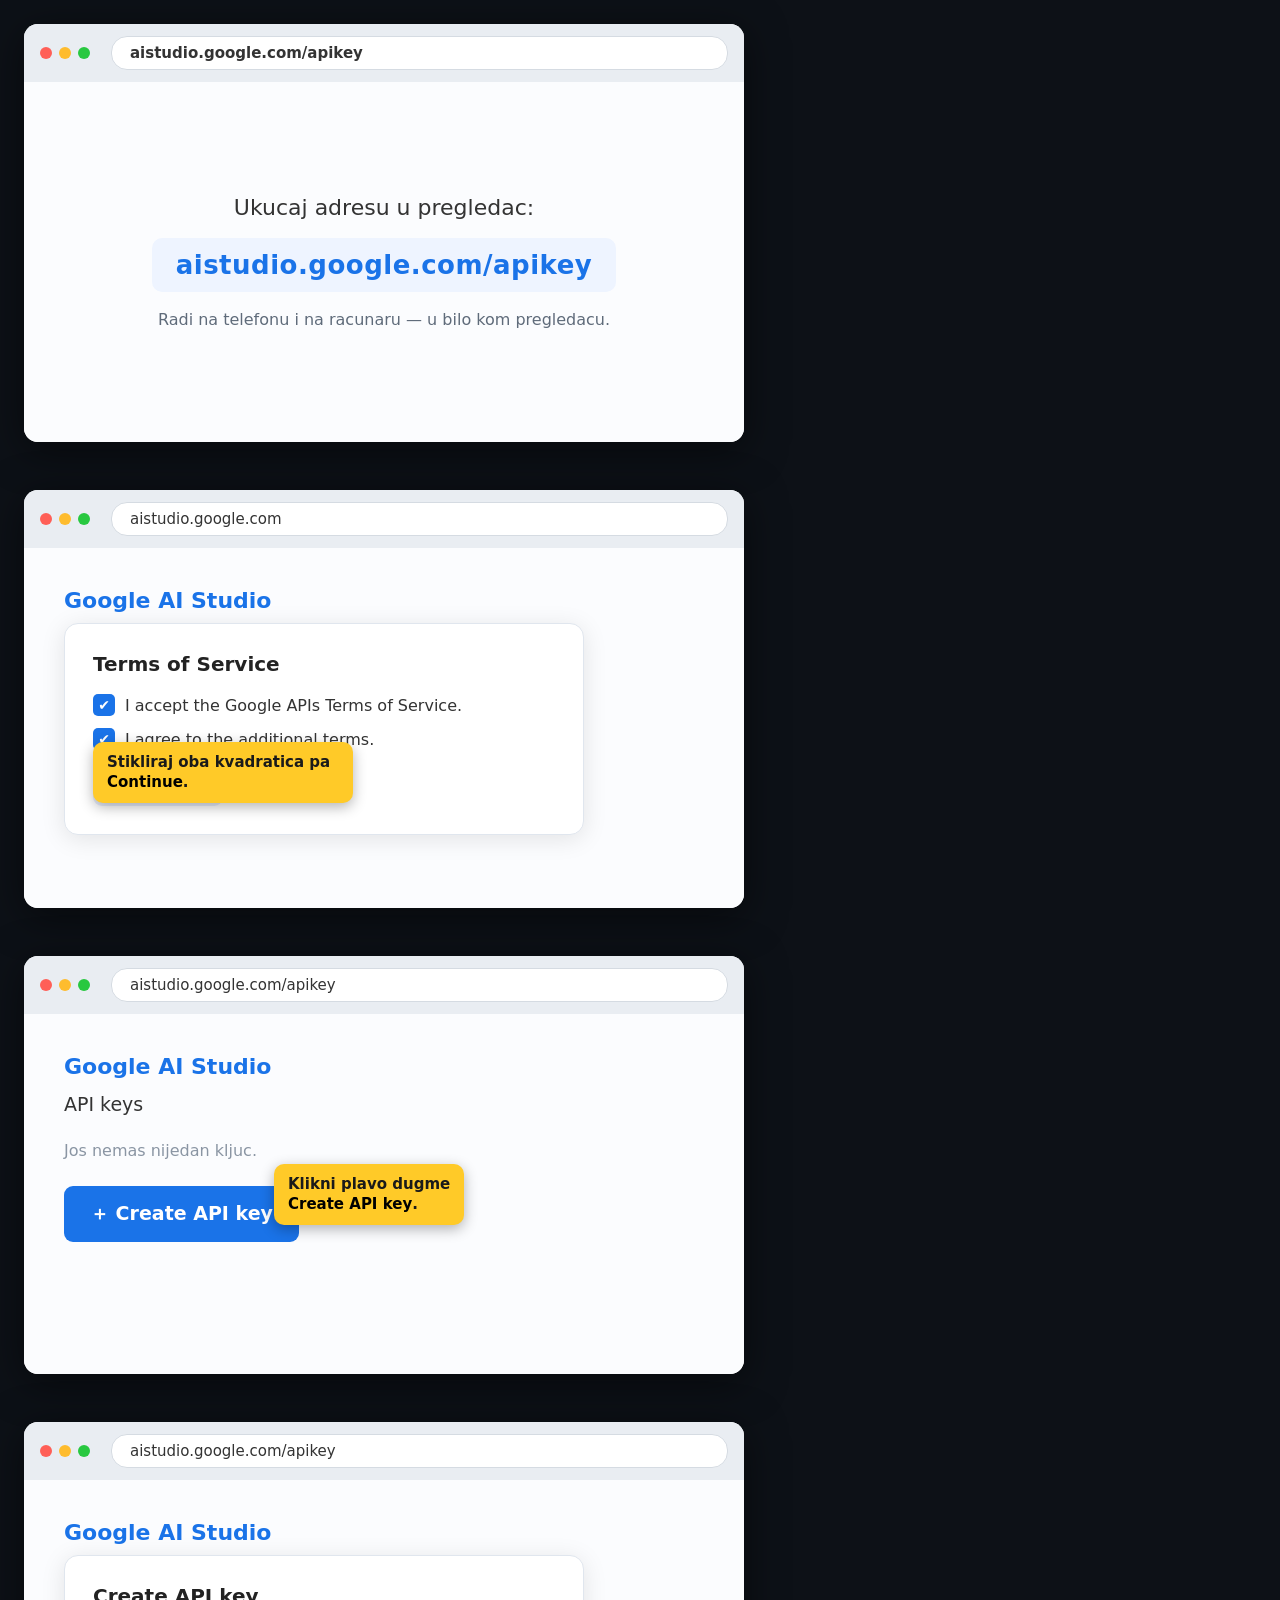
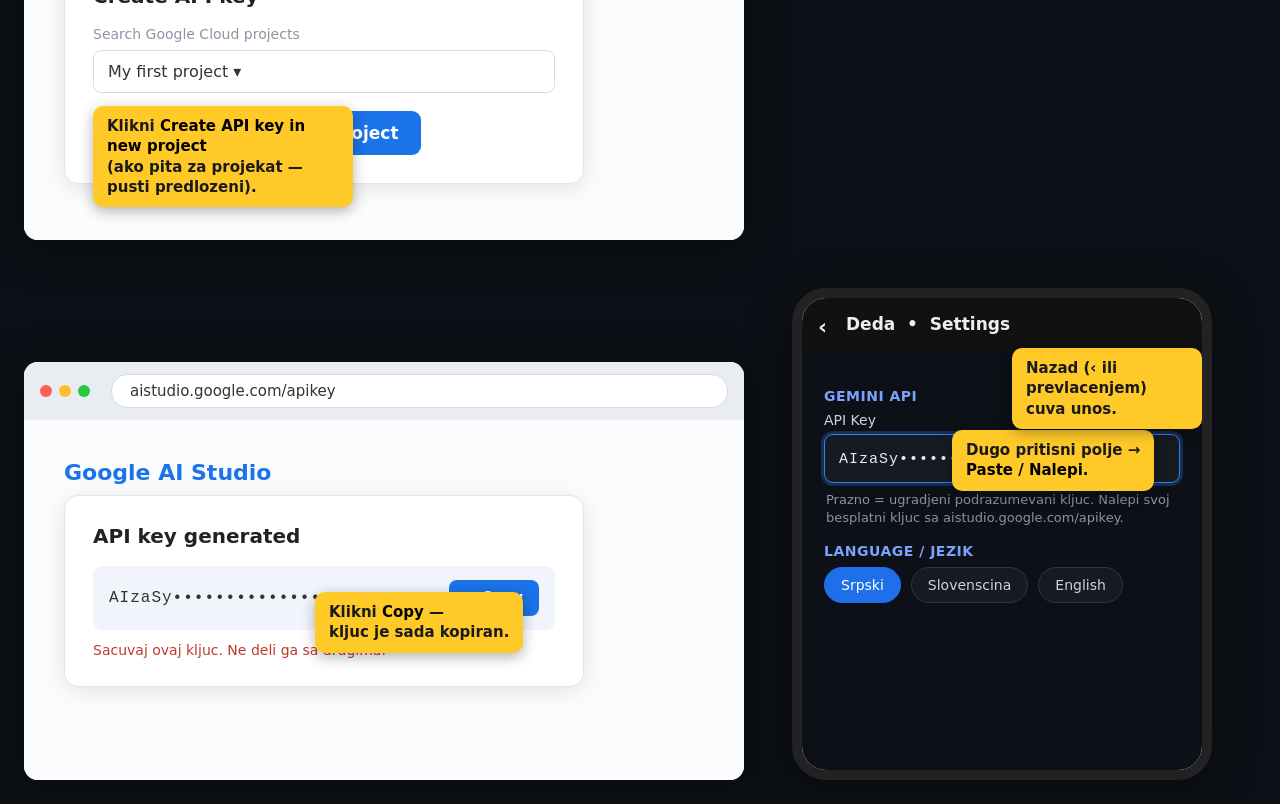
<file: release/guide/_screens.html>
<!doctype html><meta charset="utf-8"><style>
*{box-sizing:border-box;margin:0;padding:0;font-family:"Segoe UI",Roboto,system-ui,sans-serif}
body{background:#0d1117;padding:0}
.frame{background:#fff;border-radius:14px;overflow:hidden;box-shadow:0 8px 40px rgba(0,0,0,.5)}
.browser{width:720px}
.phone{width:420px;border:10px solid #222;border-radius:34px}
.bbar{background:#e9edf2;padding:12px 16px;display:flex;align-items:center;gap:7px}
.dot{width:12px;height:12px;border-radius:50%}.dot.r{background:#ff5f57}.dot.y{background:#febc2e}.dot.g{background:#28c840}
.url{margin-left:14px;background:#fff;border-radius:16px;padding:7px 18px;font-size:15px;color:#333;flex:1;border:1px solid #d5dbe2}
.page{padding:40px;min-height:360px;position:relative;background:#fbfcfe}
.page.center{display:flex;flex-direction:column;align-items:center;justify-content:center;gap:18px;text-align:center}
.big{font-size:22px;color:#333}.typed{font-size:26px;font-weight:700;color:#1a73e8;background:#eef4ff;padding:12px 24px;border-radius:10px;letter-spacing:.5px}
.cap{color:#5f6b7a;font-size:16px}
.gtitle{font-size:22px;font-weight:700;color:#1a73e8;margin-bottom:6px}
.sub{font-size:19px;color:#333;margin:14px 0}
.empty{color:#8a95a3;font-size:16px;margin:26px 0}
.gbtn{background:#e8eefc;color:#1a73e8;border:none;padding:12px 22px;border-radius:9px;font-size:17px;font-weight:600;cursor:pointer}
.gbtn.blue{background:#1a73e8;color:#fff}.big2{font-size:19px;padding:15px 26px}
.modal{background:#fff;border:1px solid #e0e6ee;border-radius:14px;padding:28px;max-width:520px;box-shadow:0 4px 24px rgba(0,0,0,.1);position:relative;margin-top:10px}
.mh{font-size:20px;font-weight:700;color:#222;margin-bottom:18px}
.mrow{font-size:16px;color:#333;margin:12px 0;display:flex;align-items:center;gap:10px}
.mrow2{font-size:14px;color:#8a95a3;margin:6px 0}
.chk{display:inline-flex;width:22px;height:22px;background:#1a73e8;color:#fff;border-radius:5px;align-items:center;justify-content:center;font-size:14px;flex:none}
.proj{border:1px solid #d5dbe2;border-radius:8px;padding:11px 14px;margin:8px 0 18px;color:#333;font-size:16px}
.keyrow{display:flex;align-items:center;gap:12px;background:#f1f5fb;border-radius:9px;padding:14px 16px;margin:6px 0 12px}
.keytext{font-family:"Consolas",monospace;font-size:16px;color:#333;flex:1;letter-spacing:1px;overflow:hidden}
.copy{background:#1a73e8;color:#fff;border:none;padding:9px 16px;border-radius:8px;font-size:15px;font-weight:600;white-space:nowrap}
.mnote{color:#c0392b;font-size:14px}
.callout{position:absolute;background:#ffca28;color:#1a1a1a;padding:10px 14px;border-radius:10px;font-size:15px;font-weight:600;line-height:1.35;box-shadow:0 4px 14px rgba(0,0,0,.3);max-width:260px;z-index:5}
.callout b{color:#000}
.pbar{background:#111;color:#eee;padding:16px 18px 16px 44px;font-size:17px;font-weight:600;position:relative}
.pbar .arrow{position:absolute;left:16px;font-size:22px}
.ppage{padding:22px;background:#0d1117;min-height:420px;position:relative}
.sh{color:#7aa2ff;font-size:14px;font-weight:700;text-transform:uppercase;letter-spacing:.5px;margin:16px 0 8px}
.field{margin-bottom:6px}.flabel{color:#c9d3e0;font-size:14px;margin-bottom:6px}
.fbox{background:#161b22;border:1px solid #30363d;border-radius:9px;padding:14px;color:#e6edf3;font-family:monospace;font-size:15px;letter-spacing:1px;overflow:hidden}
.fbox.glow{border-color:#2f81f7;box-shadow:0 0 0 3px rgba(47,129,247,.25)}
.caret{color:#2f81f7}
.fhint{color:#8b949e;font-size:13px;margin:8px 2px 0;line-height:1.4}
.chips{display:flex;gap:10px;margin-top:8px}
.chip{background:#161b22;border:1px solid #30363d;color:#c9d3e0;padding:9px 16px;border-radius:20px;font-size:14px}
.chip.on{background:#1f6feb;border-color:#1f6feb;color:#fff}
 .shot{display:inline-block;padding:24px}</style><body><div id="01_address" class="shot">
<div class="frame browser">
  <div class="bbar"><span class="dot r"></span><span class="dot y"></span><span class="dot g"></span>
    <div class="url"><b>aistudio.google.com/apikey</b></div></div>
  <div class="page center">
    <div class="big">Ukucaj adresu u pregledac:</div>
    <div class="typed">aistudio.google.com/apikey</div>
    <div class="cap">Radi na telefonu i na racunaru — u bilo kom pregledacu.</div>
  </div>
</div></div><div id="03_terms" class="shot">
<div class="frame browser">
  <div class="bbar"><span class="dot r"></span><span class="dot y"></span><span class="dot g"></span>
    <div class="url">aistudio.google.com</div></div>
  <div class="page">
    <div class="gtitle">Google AI Studio</div>
    <div class="modal">
      <div class="mh">Terms of Service</div>
      <div class="mrow"><span class="chk">&#10004;</span> I accept the Google APIs Terms of Service.</div>
      <div class="mrow"><span class="chk">&#10004;</span> I agree to the additional terms.</div>
      <button class="gbtn">Continue</button>
      <div class="callout" style="top:118px">Stikliraj oba kvadratica pa <b>Continue</b>.</div>
    </div>
  </div>
</div></div><div id="04_getkey" class="shot">
<div class="frame browser">
  <div class="bbar"><span class="dot r"></span><span class="dot y"></span><span class="dot g"></span>
    <div class="url">aistudio.google.com/apikey</div></div>
  <div class="page">
    <div class="gtitle">Google AI Studio</div>
    <div class="sub">API keys</div>
    <div class="empty">Jos nemas nijedan kljuc.</div>
    <button class="gbtn blue big2">&#65291; Create API key</button>
    <div class="callout" style="top:150px;left:250px">Klikni plavo dugme<br><b>Create API key</b>.</div>
  </div>
</div></div><div id="05_create" class="shot">
<div class="frame browser">
  <div class="bbar"><span class="dot r"></span><span class="dot y"></span><span class="dot g"></span>
    <div class="url">aistudio.google.com/apikey</div></div>
  <div class="page">
    <div class="gtitle">Google AI Studio</div>
    <div class="modal">
      <div class="mh">Create API key</div>
      <div class="mrow2">Search Google Cloud projects</div>
      <div class="proj">My first project &#9662;</div>
      <button class="gbtn blue">Create API key in new project</button>
      <div class="callout" style="top:150px">Klikni <b>Create API key in new project</b><br>(ako pita za projekat — pusti predlozeni).</div>
    </div>
  </div>
</div></div><div id="06_copy" class="shot">
<div class="frame browser">
  <div class="bbar"><span class="dot r"></span><span class="dot y"></span><span class="dot g"></span>
    <div class="url">aistudio.google.com/apikey</div></div>
  <div class="page">
    <div class="gtitle">Google AI Studio</div>
    <div class="modal">
      <div class="mh">API key generated</div>
      <div class="keyrow"><span class="keytext">AIzaSy&#8226;&#8226;&#8226;&#8226;&#8226;&#8226;&#8226;&#8226;&#8226;&#8226;&#8226;&#8226;&#8226;&#8226;&#8226;&#8226;&#8226;&#8226;&#8226;&#8226;</span><button class="copy">&#10697; Copy</button></div>
      <div class="mnote">Sacuvaj ovaj kljuc. Ne deli ga sa drugima.</div>
      <div class="callout" style="top:96px;left:250px">Klikni <b>Copy</b> —<br>kljuc je sada kopiran.</div>
    </div>
  </div>
</div></div><div id="07_settings" class="shot">
<div class="frame phone">
  <div class="pbar"><span class="arrow">&#8249;</span> Deda &nbsp;&#8226;&nbsp; Settings</div>
  <div class="ppage">
    <div class="sh">Gemini API</div>
    <div class="field"><div class="flabel">API Key</div>
      <div class="fbox glow">AIzaSy&#8226;&#8226;&#8226;&#8226;&#8226;&#8226;&#8226;&#8226;&#8226;&#8226;&#8226;&#8226;&#8226;&#8226;&#8226;&#8226;&#8226;&#8226;&#8226;&#8226;<span class="caret">|</span></div></div>
    <div class="fhint">Prazno = ugradjeni podrazumevani kljuc. Nalepi svoj besplatni kljuc sa aistudio.google.com/apikey.</div>
    <div class="sh">Language / Jezik</div>
    <div class="chips"><span class="chip on">Srpski</span><span class="chip">Slovenscina</span><span class="chip">English</span></div>
    <div class="callout" style="top:80px;left:150px">Dugo pritisni polje &#8594;<br><b>Paste / Nalepi</b>.</div>
    <div class="callout" style="top:-2px;left:210px">Nazad (&#8249; ili prevlacenjem)<br>cuva unos.</div>
  </div>
</div></div></body>
</file>
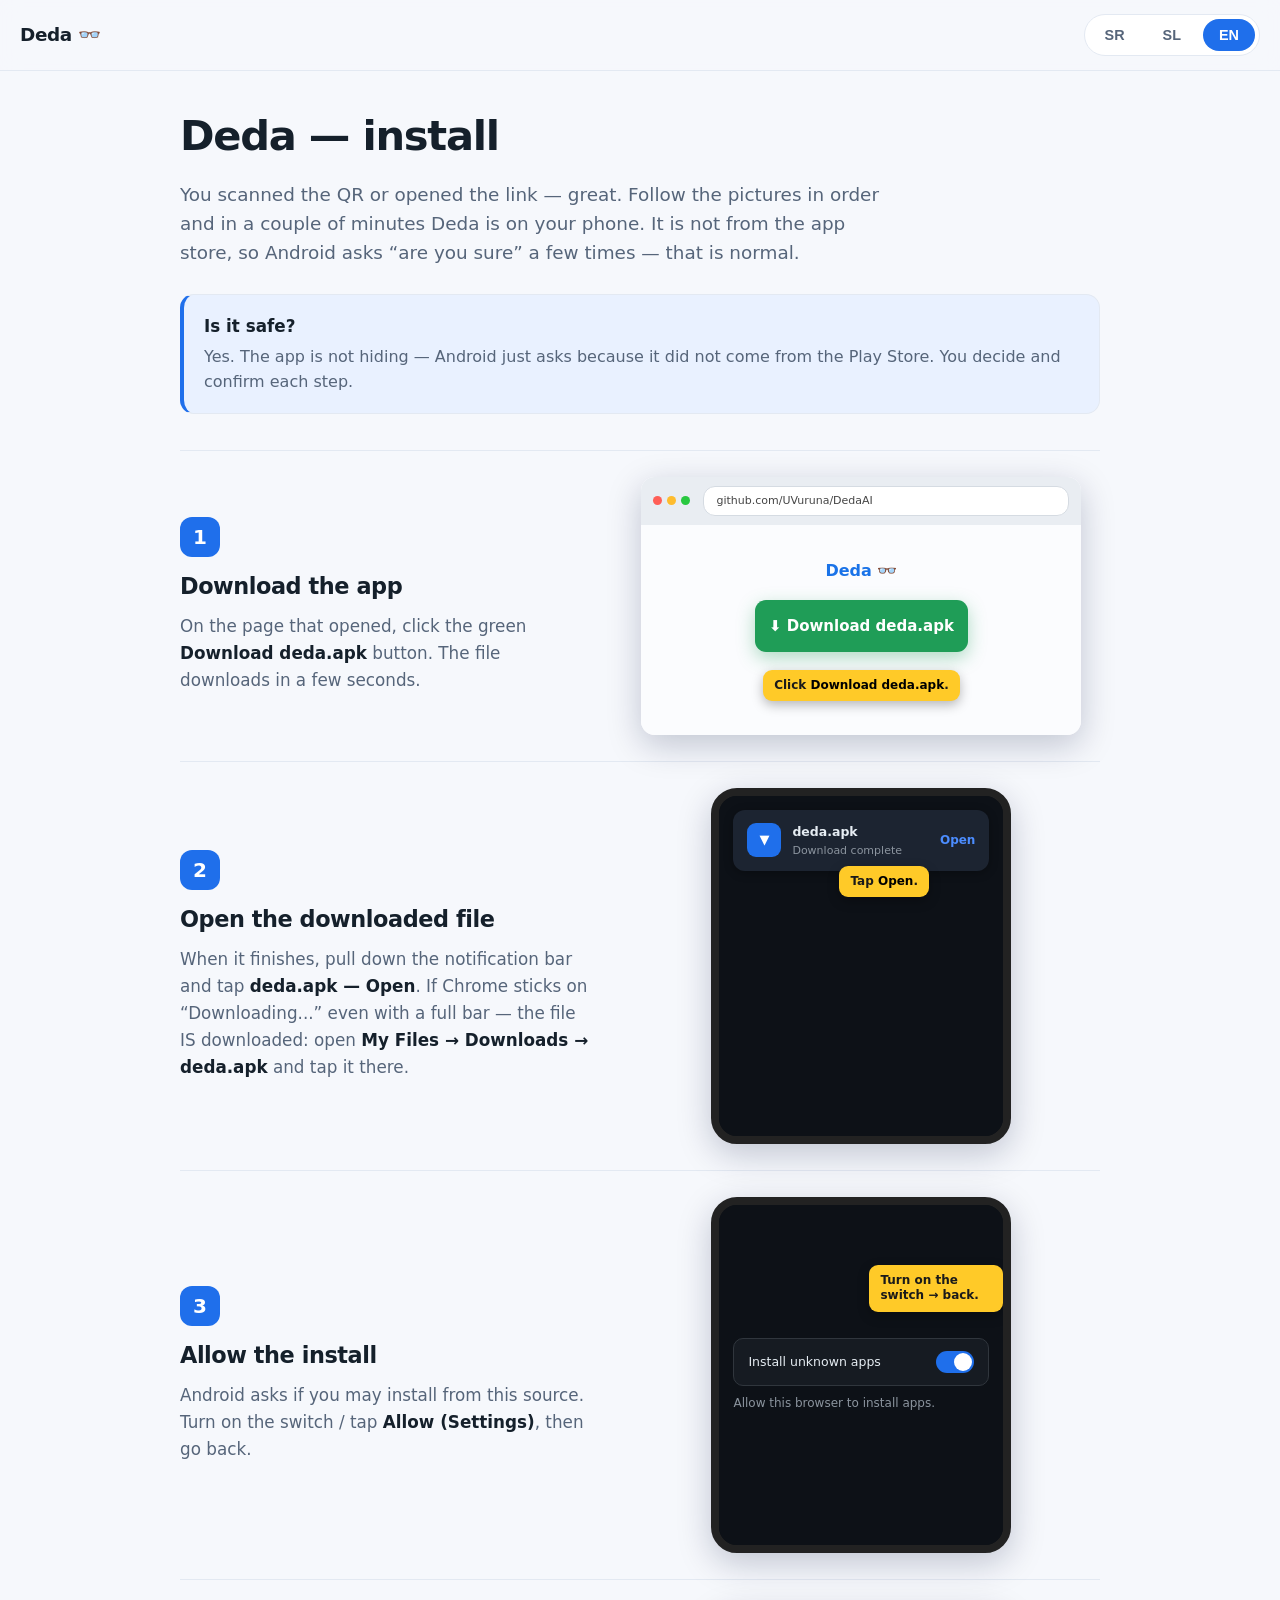
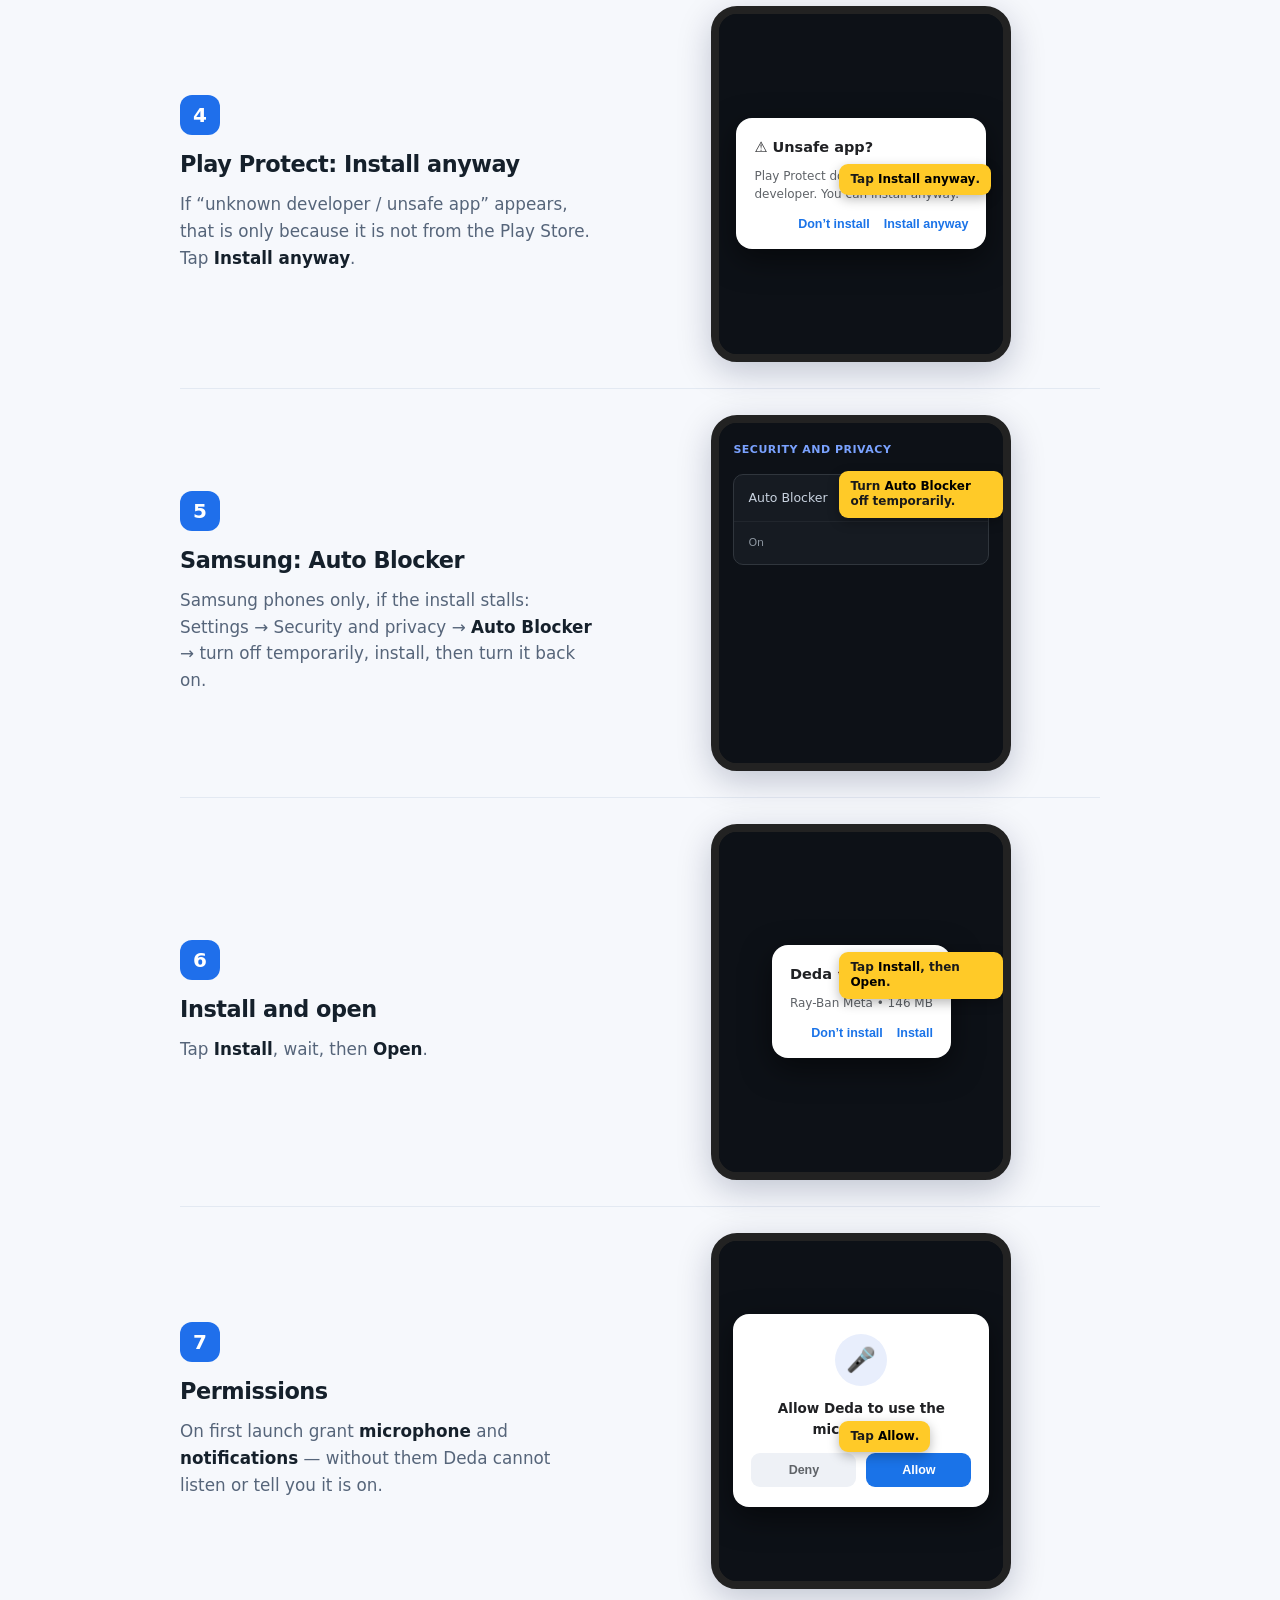
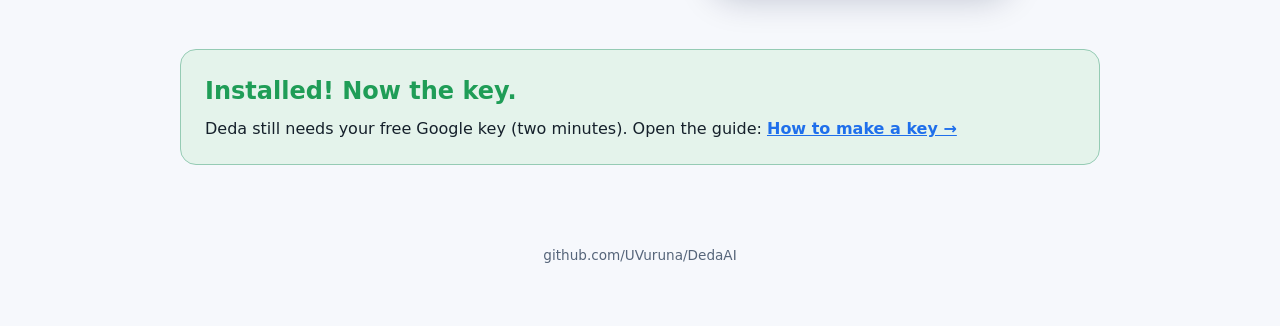
<file: app/src/main/assets/guide_install.html>
<!doctype html><html lang="sr"><head><meta charset="utf-8"><meta name="viewport" content="width=device-width,initial-scale=1"><title>Deda — instalacija</title><style>/* One fixed light scheme on purpose: this guide is embedded/printed and must
   look identical everywhere (no theme adaptation). */
:root{--ground:#f6f8fc;--surface:#fff;--ink:#15202b;--muted:#56657a;--line:#e3e9f2;
--accent:#1f6feb;--accent-soft:#e9f1ff;--high:#ffca28;--ok:#1f9d57}
*{box-sizing:border-box;margin:0;padding:0}
body{background:#f6f8fc;color:#15202b;font:16px/1.6 -apple-system,"Segoe UI",Roboto,system-ui,sans-serif;-webkit-font-smoothing:antialiased}
header{position:sticky;top:0;z-index:20;background:color-mix(in srgb,var(--ground) 88%,transparent);
backdrop-filter:blur(10px);border-bottom:1px solid var(--line);padding:14px 20px;display:flex;
align-items:center;justify-content:space-between;gap:12px;flex-wrap:wrap}
.brand{font-weight:800;font-size:1.15rem;letter-spacing:-.02em}.brand span{color:var(--accent)}
.tabs{display:flex;gap:6px;background:var(--surface);border:1px solid var(--line);border-radius:999px;padding:4px}
.tab{border:0;background:transparent;color:var(--muted);font-weight:700;font-size:.9rem;padding:8px 16px;border-radius:999px;cursor:pointer}
.tab[aria-current=true]{background:var(--accent);color:#fff}
.tab:focus-visible{outline:2px solid var(--accent);outline-offset:2px}
main{max-width:960px;margin:0 auto;padding:32px 20px 80px}
.lang{display:none}.lang.on{display:block;animation:f .25s ease}
@keyframes f{from{opacity:0;transform:translateY(6px)}to{opacity:1}}
@media(prefers-reduced-motion:reduce){.lang.on{animation:none}}
h1{font-size:clamp(1.9rem,5vw,2.6rem);font-weight:800;letter-spacing:-.03em;text-wrap:balance;margin-bottom:10px}
.lede{font-size:1.15rem;color:var(--muted);max-width:60ch;margin-bottom:26px}
.why{background:var(--accent-soft);border:1px solid var(--line);border-left:4px solid var(--accent);
border-radius:14px;padding:18px 20px;margin-bottom:36px}
.why h2{font-size:1.05rem;margin-bottom:4px}.why p{color:var(--muted)}
.step{display:grid;grid-template-columns:1fr 1.15fr;gap:28px;align-items:center;padding:26px 0;border-top:1px solid var(--line)}
.step .txt{min-width:0}.num{display:inline-flex;width:40px;height:40px;border-radius:12px;background:var(--accent);
color:#fff;font-weight:800;font-size:1.25rem;align-items:center;justify-content:center;margin-bottom:12px}
.step h3{font-size:1.4rem;font-weight:800;letter-spacing:-.02em;margin-bottom:8px;text-wrap:balance}
.step p{color:var(--muted);font-size:1.05rem}.step b{color:var(--ink)}
.pic{min-width:0;display:flex;justify-content:center}
.done{margin-top:34px;background:color-mix(in srgb,var(--ok) 12%,var(--surface));
border:1px solid color-mix(in srgb,var(--ok) 40%,var(--line));border-radius:16px;padding:22px 24px}
.done h2{color:var(--ok);margin-bottom:6px}.done p{color:var(--ink)}
@media(max-width:720px){.step{grid-template-columns:1fr;gap:16px}}
.mock{width:100%;max-width:440px;border-radius:14px;overflow:hidden;box-shadow:0 10px 34px rgba(0,20,60,.22);font-size:13px}
.mock.shot{border:1px solid var(--line)}
.browser{background:#fff;color:#202124}
.bbar{background:#e9edf2;padding:9px 12px;display:flex;align-items:center;gap:5px}
.d{width:9px;height:9px;border-radius:50%}.d.r{background:#ff5f57}.d.y{background:#febc2e}.d.g{background:#28c840}
.url{margin-left:8px;background:#fff;border-radius:12px;padding:5px 12px;font-size:11px;color:#444;flex:1;border:1px solid #d5dbe2;overflow:hidden;white-space:nowrap}
.mpage{padding:22px;min-height:210px;position:relative;background:#fbfcfe}
.mpage.ctr{display:flex;flex-direction:column;align-items:center;justify-content:center;gap:12px;text-align:center}
.mbig{font-size:15px;color:#333}.typed{font-size:17px;font-weight:800;color:#1a73e8;background:#eef4ff;padding:8px 16px;border-radius:8px}
.mcap{color:#5f6b7a;font-size:12px}
.gt{font-size:16px;font-weight:800;color:#1a73e8;margin-bottom:4px}.sub{font-size:14px;color:#333;margin:8px 0}
.emp{color:#8a95a3;font-size:12px;margin:16px 0}
.gb{background:#e8eefc;color:#1a73e8;border:0;padding:9px 16px;border-radius:8px;font-size:13px;font-weight:700}
.gb.blue{background:#1a73e8;color:#fff}.gb.big{font-size:14px;padding:11px 18px}
.modal{background:#fff;border:1px solid #e0e6ee;border-radius:12px;padding:18px;box-shadow:0 4px 18px rgba(0,0,0,.1);position:relative;margin-top:6px}
.mh{font-size:15px;font-weight:800;color:#222;margin-bottom:12px}
.mr{font-size:12.5px;color:#333;margin:8px 0;display:flex;align-items:center;gap:8px}
.mr2{font-size:11px;color:#8a95a3;margin:4px 0}
.ck{display:inline-flex;width:18px;height:18px;background:#1a73e8;color:#fff;border-radius:4px;align-items:center;justify-content:center;font-size:11px;flex:none}
.proj{border:1px solid #d5dbe2;border-radius:7px;padding:8px 11px;margin:6px 0 14px;color:#333;font-size:12.5px}
.krow{display:flex;align-items:center;gap:9px;background:#f1f5fb;border-radius:8px;padding:10px 12px;margin:4px 0 9px}
.ktx{font-family:Consolas,monospace;font-size:12.5px;color:#333;flex:1;letter-spacing:.5px;overflow:hidden}
.cp{background:#1a73e8;color:#fff;border:0;padding:7px 13px;border-radius:7px;font-size:12px;font-weight:700;white-space:nowrap}
.mn{color:#c0392b;font-size:11.5px}
.call{position:absolute;background:var(--high);color:#1a1a1a;padding:8px 11px;border-radius:9px;font-size:12px;
font-weight:600;line-height:1.3;box-shadow:0 4px 12px rgba(0,0,0,.28);max-width:210px;z-index:5}
.call b{color:#000}
.phone{max-width:300px;background:#0d1117;border:8px solid #222;border-radius:26px}
.pbar{background:#111;color:#eee;padding:12px 12px 12px 34px;font-size:13px;font-weight:700;position:relative}
.par{position:absolute;left:12px;font-size:17px}
.pp{padding:16px;position:relative;min-height:300px}
.psh{color:#7aa2ff;font-size:11px;font-weight:800;text-transform:uppercase;letter-spacing:.5px;margin:12px 0 6px}
.plab{color:#c9d3e0;font-size:12px;margin-bottom:5px}
.pbox{background:#161b22;border:1px solid #30363d;border-radius:8px;padding:11px;color:#e6edf3;font-family:monospace;font-size:12px;letter-spacing:.5px;overflow:hidden}
.pbox.glow{border-color:#2f81f7;box-shadow:0 0 0 3px rgba(47,129,247,.25)}
.car{color:#2f81f7}.phint{color:#8b949e;font-size:10.5px;margin:6px 2px 0;line-height:1.4}
.chips{display:flex;gap:7px;margin-top:6px;flex-wrap:wrap}
.chip{background:#161b22;border:1px solid #30363d;color:#c9d3e0;padding:7px 13px;border-radius:16px;font-size:11.5px}
.chip.on{background:#1f6feb;border-color:#1f6feb;color:#fff}
footer{max-width:960px;margin:0 auto;padding:0 20px 60px;color:var(--muted);font-size:.85rem;text-align:center}
a{color:var(--accent)}
/* ---- Android dialog / notification / permission mocks (install guide) ---- */
.pscreen{background:#0d1117;min-height:340px;position:relative;padding:14px;display:flex;flex-direction:column;gap:10px}
.notif{background:#1c2431;border-radius:12px;padding:12px 14px;display:flex;gap:11px;align-items:center;box-shadow:0 2px 10px rgba(0,0,0,.3)}
.nico{width:34px;height:34px;border-radius:9px;background:#1f6feb;flex:none;display:flex;align-items:center;justify-content:center;color:#fff;font-weight:800}
.ntx{flex:1;min-width:0}.ntt{color:#e6edf3;font-size:12.5px;font-weight:700}.nsub{color:#8b949e;font-size:11px}
.nact{color:#4c8dff;font-size:12px;font-weight:700}
.adlg{background:#fff;border-radius:16px;padding:18px;margin:auto;max-width:250px;box-shadow:0 10px 30px rgba(0,0,0,.5)}
.adt{font-size:14.5px;font-weight:700;color:#202124;margin-bottom:8px}
.adb{font-size:12px;color:#5f6368;line-height:1.5}
.adrow{display:flex;justify-content:flex-end;gap:14px;margin-top:14px}
.adbtn{color:#1a73e8;font-weight:700;font-size:12.5px;background:none;border:0}
.adbtn.strong{color:#1a73e8}
.tgl{display:flex;align-items:center;justify-content:space-between;background:#161b22;border:1px solid #30363d;border-radius:10px;padding:12px 14px;color:#e6edf3;font-size:12.5px}
.sw{width:38px;height:22px;border-radius:12px;background:#1f6feb;position:relative;flex:none}
.sw::after{content:"";position:absolute;top:2px;right:2px;width:18px;height:18px;border-radius:50%;background:#fff}
.sett{background:#161b22;border:1px solid #30363d;border-radius:10px;overflow:hidden}
.setrow{padding:12px 14px;color:#c9d3e0;font-size:12.5px;border-bottom:1px solid #21262d;display:flex;justify-content:space-between;align-items:center}
.setrow:last-child{border-bottom:0}.setrow .mut{color:#8b949e;font-size:11px}
.dlbtn{background:#1f9d57;color:#fff;border:0;padding:14px;border-radius:11px;font-size:15px;font-weight:800;text-align:center;box-shadow:0 6px 18px rgba(31,157,87,.35)}
.perm{background:#fff;border-radius:16px;padding:20px 18px;margin:auto;max-width:260px;text-align:center;box-shadow:0 10px 30px rgba(0,0,0,.5)}
.permico{width:52px;height:52px;border-radius:50%;background:#e8eefc;margin:0 auto 12px;display:flex;align-items:center;justify-content:center;font-size:24px}
.permt{font-size:13.5px;color:#202124;font-weight:600;line-height:1.5;margin-bottom:14px}
.permrow{display:flex;gap:10px;justify-content:center}
.permb{flex:1;padding:10px;border-radius:9px;font-size:12.5px;font-weight:700;border:0}
.permb.allow{background:#1a73e8;color:#fff}.permb.deny{background:#eef1f6;color:#5f6368}
</style></head><body><header><div class="brand">Deda <span>👓</span></div><nav class="tabs"><button class="tab" data-go="sr">SR</button><button class="tab" data-go="sl">SL</button><button class="tab" data-go="en">EN</button></nav></header><main><section class="lang" data-lang="sr"><h1>Deda — instalacija</h1><p class="lede">Skenirao si QR ili otvorio link — odlično. Prati slike redom i za par minuta imaš Dedu na telefonu. Nije iz prodavnice aplikacija, pa Android par puta pita „da li si siguran“ — to je normalno.</p><div class="why"><h2>Da li je bezbedno?</h2><p>Jeste. Aplikacija se ne krije — Android samo pita jer nije preuzeta sa Play prodavnice. Ti odlučuješ i potvrđuješ svaki korak.</p></div><article class="step"><div class="txt"><div class="num">1</div><h3>Preuzmi aplikaciju</h3><p>Na stranici koja se otvorila klikni zeleno dugme <b>Preuzmi deda.apk</b>. Fajl se skida par sekundi.</p></div><div class="pic"><div class="mock browser"><div class="bbar"><span class="d r"></span><span class="d y"></span><span class="d g"></span><div class="url">github.com/UVuruna/DedaAI</div></div><div class="mpage ctr"><div class="gt">Deda 👓</div><div class="dlbtn">⬇ Preuzmi deda.apk</div><div class="call" style="position:static;margin-top:6px">Klikni <b>Preuzmi deda.apk</b>.</div></div></div></div></article><article class="step"><div class="txt"><div class="num">2</div><h3>Otvori preuzeti fajl</h3><p>Kad se skine, povuci prstom nadole traku obaveštenja i klikni na <b>deda.apk — Otvori</b>. Ako Chrome zaglavi na „Preuzimanje...“ iako je traka puna — fajl JESTE skinut: otvori aplikaciju <b>Moji fajlovi → Preuzimanja → deda.apk</b> i klikni ga tu.</p></div><div class="pic"><div class="mock phone"><div class="pscreen"><div class="notif"><div class="nico">▼</div><div class="ntx"><div class="ntt">deda.apk</div><div class="nsub">Preuzimanje završeno</div></div><div class="nact">Otvori</div></div><div class="call" style="top:70px;left:120px">Klikni <b>Otvori</b>.</div></div></div></div></article><article class="step"><div class="txt"><div class="num">3</div><h3>Dozvoli instalaciju</h3><p>Android pita da li smeš da instaliraš iz ovog izvora. Uključi prekidač / klikni <b>Dozvoli (Allow / Settings)</b>, pa se vrati.</p></div><div class="pic"><div class="mock phone"><div class="pscreen"><div style="margin:auto 0"><div class="tgl"><span>Instaliraj nepoznate aplikacije</span><span class="sw"></span></div><div class="adb" style="color:#8b949e;margin-top:8px">Dozvoli ovom pregledaču da instalira aplikacije.</div></div><div class="call" style="top:60px;left:150px">Uključi prekidač → nazad.</div></div></div></div></article><article class="step"><div class="txt"><div class="num">4</div><h3>Play Protect: Ipak instaliraj</h3><p>Ako iskoči „nepoznat programer / nebezbedna aplikacija“, to je samo zato što nije sa Play prodavnice. Klikni <b>Ipak instaliraj (Install anyway)</b>.</p></div><div class="pic"><div class="mock phone"><div class="pscreen"><div class="adlg"><div class="adt">⚠ Nebezbedna aplikacija?</div><div class="adb">Play Protect ne prepoznaje programera. Možeš svejedno da instaliraš.</div><div class="adrow"><button class="adbtn">Ne instaliraj</button><button class="adbtn strong">Ipak instaliraj</button></div></div><div class="call" style="top:150px;left:120px">Klikni <b>Install anyway</b>.</div></div></div></div></article><article class="step"><div class="txt"><div class="num">5</div><h3>Samsung: Auto Blocker</h3><p>Samo na Samsung telefonu, ako instalacija stane: Podešavanja → Bezbednost i privatnost → <b>Auto Blocker</b> → privremeno isključi, instaliraj, pa ga vrati.</p></div><div class="pic"><div class="mock phone"><div class="pscreen"><div class="psh" style="margin-top:4px">Bezbednost i privatnost</div><div class="sett"><div class="setrow"><span>Auto Blocker</span><span class="sw"></span></div><div class="setrow"><span class="mut">Uključeno</span></div></div><div class="call" style="top:48px;left:120px">Isključi <b>Auto Blocker</b> privremeno.</div></div></div></div></article><article class="step"><div class="txt"><div class="num">6</div><h3>Instaliraj i otvori</h3><p>Klikni <b>Instaliraj (Install)</b>, sačekaj, pa <b>Otvori (Open)</b>.</p></div><div class="pic"><div class="mock phone"><div class="pscreen"><div class="adlg"><div class="adt">Deda 👓</div><div class="adb">Ray-Ban Meta • 146 MB</div><div class="adrow"><button class="adbtn">Ne instaliraj</button><button class="adbtn strong">Instaliraj</button></div></div><div class="call" style="top:120px;left:120px">Klikni <b>Install</b>, pa <b>Open</b>.</div></div></div></div></article><article class="step"><div class="txt"><div class="num">7</div><h3>Dozvole</h3><p>Pri prvom pokretanju odobri <b>mikrofon</b> i <b>obaveštenja</b> — bez njih Deda ne može da sluša ni da javi da radi.</p></div><div class="pic"><div class="mock phone"><div class="pscreen"><div class="perm"><div class="permico">🎤</div><div class="permt">Dozvoli aplikaciji Deda da koristi mikrofon?</div><div class="permrow"><button class="permb deny">Ne dozvoli</button><button class="permb allow">Dozvoli</button></div></div><div class="call" style="top:180px;left:120px">Klikni <b>Allow / Dozvoli</b>.</div></div></div></div></article><div class="done"><h2>Instalirano! Ostaje ključ.</h2><p>Deda još treba tvoj besplatan Google ključ (dva minuta). Otvori vodič: <a href="guide_apikey.html"><b>Kako napraviti ključ →</b></a></p></div></section><section class="lang" data-lang="sl"><h1>Deda — namestitev</h1><p class="lede">Skeniral si QR ali odprl povezavo — odlično. Sledi slikam po vrsti in v nekaj minutah imaš Dedo na telefonu. Ni iz trgovine, zato Android nekajkrat vpraša „ali si prepričan“ — to je normalno.</p><div class="why"><h2>Je varno?</h2><p>Je. Aplikacija se ne skriva — Android samo vpraša, ker ni prenesena iz trgovine Play. Ti odločaš in potrjuješ vsak korak.</p></div><article class="step"><div class="txt"><div class="num">1</div><h3>Prenesi aplikacijo</h3><p>Na strani, ki se je odprla, klikni zeleni gumb <b>Prenesi deda.apk</b>. Datoteka se prenese v nekaj sekundah.</p></div><div class="pic"><div class="mock browser"><div class="bbar"><span class="d r"></span><span class="d y"></span><span class="d g"></span><div class="url">github.com/UVuruna/DedaAI</div></div><div class="mpage ctr"><div class="gt">Deda 👓</div><div class="dlbtn">⬇ Prenesi deda.apk</div><div class="call" style="position:static;margin-top:6px">Klikni <b>Prenesi deda.apk</b>.</div></div></div></div></article><article class="step"><div class="txt"><div class="num">2</div><h3>Odpri preneseno datoteko</h3><p>Ko se prenese, povleci navzdol obvestilno vrstico in klikni <b>deda.apk — Odpri</b>. Če Chrome obtiči na „Prenašanje...“, čeprav je vrstica polna — datoteka JE prenesena: odpri <b>Moje datoteke → Prenosi → deda.apk</b> in jo klikni tam.</p></div><div class="pic"><div class="mock phone"><div class="pscreen"><div class="notif"><div class="nico">▼</div><div class="ntx"><div class="ntt">deda.apk</div><div class="nsub">Prenos končan</div></div><div class="nact">Odpri</div></div><div class="call" style="top:70px;left:120px">Klikni <b>Odpri</b>.</div></div></div></div></article><article class="step"><div class="txt"><div class="num">3</div><h3>Dovoli namestitev</h3><p>Android vpraša, ali smeš namestiti iz tega vira. Vklopi stikalo / klikni <b>Dovoli (Allow / Settings)</b> in se vrni.</p></div><div class="pic"><div class="mock phone"><div class="pscreen"><div style="margin:auto 0"><div class="tgl"><span>Namesti neznane aplikacije</span><span class="sw"></span></div><div class="adb" style="color:#8b949e;margin-top:8px">Dovoli temu brskalniku nameščanje aplikacij.</div></div><div class="call" style="top:60px;left:150px">Vklopi stikalo → nazaj.</div></div></div></div></article><article class="step"><div class="txt"><div class="num">4</div><h3>Play Protect: Vseeno namesti</h3><p>Če se pojavi „neznan razvijalec / nevarna aplikacija“, je to le zato, ker ni iz trgovine Play. Klikni <b>Vseeno namesti (Install anyway)</b>.</p></div><div class="pic"><div class="mock phone"><div class="pscreen"><div class="adlg"><div class="adt">⚠ Nevarna aplikacija?</div><div class="adb">Play Protect ne prepozna razvijalca. Vseeno lahko namestiš.</div><div class="adrow"><button class="adbtn">Ne namesti</button><button class="adbtn strong">Vseeno namesti</button></div></div><div class="call" style="top:150px;left:120px">Klikni <b>Install anyway</b>.</div></div></div></div></article><article class="step"><div class="txt"><div class="num">5</div><h3>Samsung: Auto Blocker</h3><p>Samo na Samsung telefonu, če se namestitev ustavi: Nastavitve → Varnost in zasebnost → <b>Auto Blocker</b> → začasno izklopi, namesti, nato vklopi nazaj.</p></div><div class="pic"><div class="mock phone"><div class="pscreen"><div class="psh" style="margin-top:4px">Varnost in zasebnost</div><div class="sett"><div class="setrow"><span>Auto Blocker</span><span class="sw"></span></div><div class="setrow"><span class="mut">Vklopljeno</span></div></div><div class="call" style="top:48px;left:120px">Začasno izklopi <b>Auto Blocker</b>.</div></div></div></div></article><article class="step"><div class="txt"><div class="num">6</div><h3>Namesti in odpri</h3><p>Klikni <b>Namesti (Install)</b>, počakaj, nato <b>Odpri (Open)</b>.</p></div><div class="pic"><div class="mock phone"><div class="pscreen"><div class="adlg"><div class="adt">Deda 👓</div><div class="adb">Ray-Ban Meta • 146 MB</div><div class="adrow"><button class="adbtn">Ne namesti</button><button class="adbtn strong">Namesti</button></div></div><div class="call" style="top:120px;left:120px">Klikni <b>Install</b>, nato <b>Open</b>.</div></div></div></div></article><article class="step"><div class="txt"><div class="num">7</div><h3>Dovoljenja</h3><p>Ob prvem zagonu odobri <b>mikrofon</b> in <b>obvestila</b> — brez njih Deda ne more poslušati ali sporočati.</p></div><div class="pic"><div class="mock phone"><div class="pscreen"><div class="perm"><div class="permico">🎤</div><div class="permt">Dovoli aplikaciji Deda uporabo mikrofona?</div><div class="permrow"><button class="permb deny">Ne dovoli</button><button class="permb allow">Dovoli</button></div></div><div class="call" style="top:180px;left:120px">Klikni <b>Allow / Dovoli</b>.</div></div></div></div></article><div class="done"><h2>Nameščeno! Ostane ključ.</h2><p>Deda še potrebuje tvoj brezplačni Googlov ključ (dve minuti). Odpri vodič: <a href="guide_apikey.html"><b>Kako narediti ključ →</b></a></p></div></section><section class="lang" data-lang="en"><h1>Deda — install</h1><p class="lede">You scanned the QR or opened the link — great. Follow the pictures in order and in a couple of minutes Deda is on your phone. It is not from the app store, so Android asks “are you sure” a few times — that is normal.</p><div class="why"><h2>Is it safe?</h2><p>Yes. The app is not hiding — Android just asks because it did not come from the Play Store. You decide and confirm each step.</p></div><article class="step"><div class="txt"><div class="num">1</div><h3>Download the app</h3><p>On the page that opened, click the green <b>Download deda.apk</b> button. The file downloads in a few seconds.</p></div><div class="pic"><div class="mock browser"><div class="bbar"><span class="d r"></span><span class="d y"></span><span class="d g"></span><div class="url">github.com/UVuruna/DedaAI</div></div><div class="mpage ctr"><div class="gt">Deda 👓</div><div class="dlbtn">⬇ Download deda.apk</div><div class="call" style="position:static;margin-top:6px">Click <b>Download deda.apk</b>.</div></div></div></div></article><article class="step"><div class="txt"><div class="num">2</div><h3>Open the downloaded file</h3><p>When it finishes, pull down the notification bar and tap <b>deda.apk — Open</b>. If Chrome sticks on “Downloading...” even with a full bar — the file IS downloaded: open <b>My Files → Downloads → deda.apk</b> and tap it there.</p></div><div class="pic"><div class="mock phone"><div class="pscreen"><div class="notif"><div class="nico">▼</div><div class="ntx"><div class="ntt">deda.apk</div><div class="nsub">Download complete</div></div><div class="nact">Open</div></div><div class="call" style="top:70px;left:120px">Tap <b>Open</b>.</div></div></div></div></article><article class="step"><div class="txt"><div class="num">3</div><h3>Allow the install</h3><p>Android asks if you may install from this source. Turn on the switch / tap <b>Allow (Settings)</b>, then go back.</p></div><div class="pic"><div class="mock phone"><div class="pscreen"><div style="margin:auto 0"><div class="tgl"><span>Install unknown apps</span><span class="sw"></span></div><div class="adb" style="color:#8b949e;margin-top:8px">Allow this browser to install apps.</div></div><div class="call" style="top:60px;left:150px">Turn on the switch → back.</div></div></div></div></article><article class="step"><div class="txt"><div class="num">4</div><h3>Play Protect: Install anyway</h3><p>If “unknown developer / unsafe app” appears, that is only because it is not from the Play Store. Tap <b>Install anyway</b>.</p></div><div class="pic"><div class="mock phone"><div class="pscreen"><div class="adlg"><div class="adt">⚠ Unsafe app?</div><div class="adb">Play Protect does not recognise the developer. You can install anyway.</div><div class="adrow"><button class="adbtn">Don’t install</button><button class="adbtn strong">Install anyway</button></div></div><div class="call" style="top:150px;left:120px">Tap <b>Install anyway</b>.</div></div></div></div></article><article class="step"><div class="txt"><div class="num">5</div><h3>Samsung: Auto Blocker</h3><p>Samsung phones only, if the install stalls: Settings → Security and privacy → <b>Auto Blocker</b> → turn off temporarily, install, then turn it back on.</p></div><div class="pic"><div class="mock phone"><div class="pscreen"><div class="psh" style="margin-top:4px">Security and privacy</div><div class="sett"><div class="setrow"><span>Auto Blocker</span><span class="sw"></span></div><div class="setrow"><span class="mut">On</span></div></div><div class="call" style="top:48px;left:120px">Turn <b>Auto Blocker</b> off temporarily.</div></div></div></div></article><article class="step"><div class="txt"><div class="num">6</div><h3>Install and open</h3><p>Tap <b>Install</b>, wait, then <b>Open</b>.</p></div><div class="pic"><div class="mock phone"><div class="pscreen"><div class="adlg"><div class="adt">Deda 👓</div><div class="adb">Ray-Ban Meta • 146 MB</div><div class="adrow"><button class="adbtn">Don’t install</button><button class="adbtn strong">Install</button></div></div><div class="call" style="top:120px;left:120px">Tap <b>Install</b>, then <b>Open</b>.</div></div></div></div></article><article class="step"><div class="txt"><div class="num">7</div><h3>Permissions</h3><p>On first launch grant <b>microphone</b> and <b>notifications</b> — without them Deda cannot listen or tell you it is on.</p></div><div class="pic"><div class="mock phone"><div class="pscreen"><div class="perm"><div class="permico">🎤</div><div class="permt">Allow Deda to use the microphone?</div><div class="permrow"><button class="permb deny">Deny</button><button class="permb allow">Allow</button></div></div><div class="call" style="top:180px;left:120px">Tap <b>Allow</b>.</div></div></div></div></article><div class="done"><h2>Installed! Now the key.</h2><p>Deda still needs your free Google key (two minutes). Open the guide: <a href="guide_apikey.html"><b>How to make a key →</b></a></p></div></section></main><footer>github.com/UVuruna/DedaAI</footer><script>const order = ['sr', 'sl', 'en'];
function pick(l) {
  document.querySelectorAll('.lang').forEach(s => s.classList.toggle('on', s.dataset.lang === l));
  document.querySelectorAll('.tab').forEach(t => t.setAttribute('aria-current', String(t.dataset.go === l)));
  document.documentElement.lang = l;
  try { localStorage.setItem('deda_guide_lang', l); } catch (e) {}
}
document.querySelectorAll('.tab').forEach(t => t.addEventListener('click', () => pick(t.dataset.go)));
let start = 'sr';
try { const s = localStorage.getItem('deda_guide_lang'); if (order.includes(s)) start = s; } catch (e) {}
const nav = (navigator.language || '').slice(0, 2);
let saved = null;
try { saved = localStorage.getItem('deda_guide_lang'); } catch (e) {}
if (!saved && order.includes(nav)) start = nav;
pick(start);
</script></body></html>
</file>
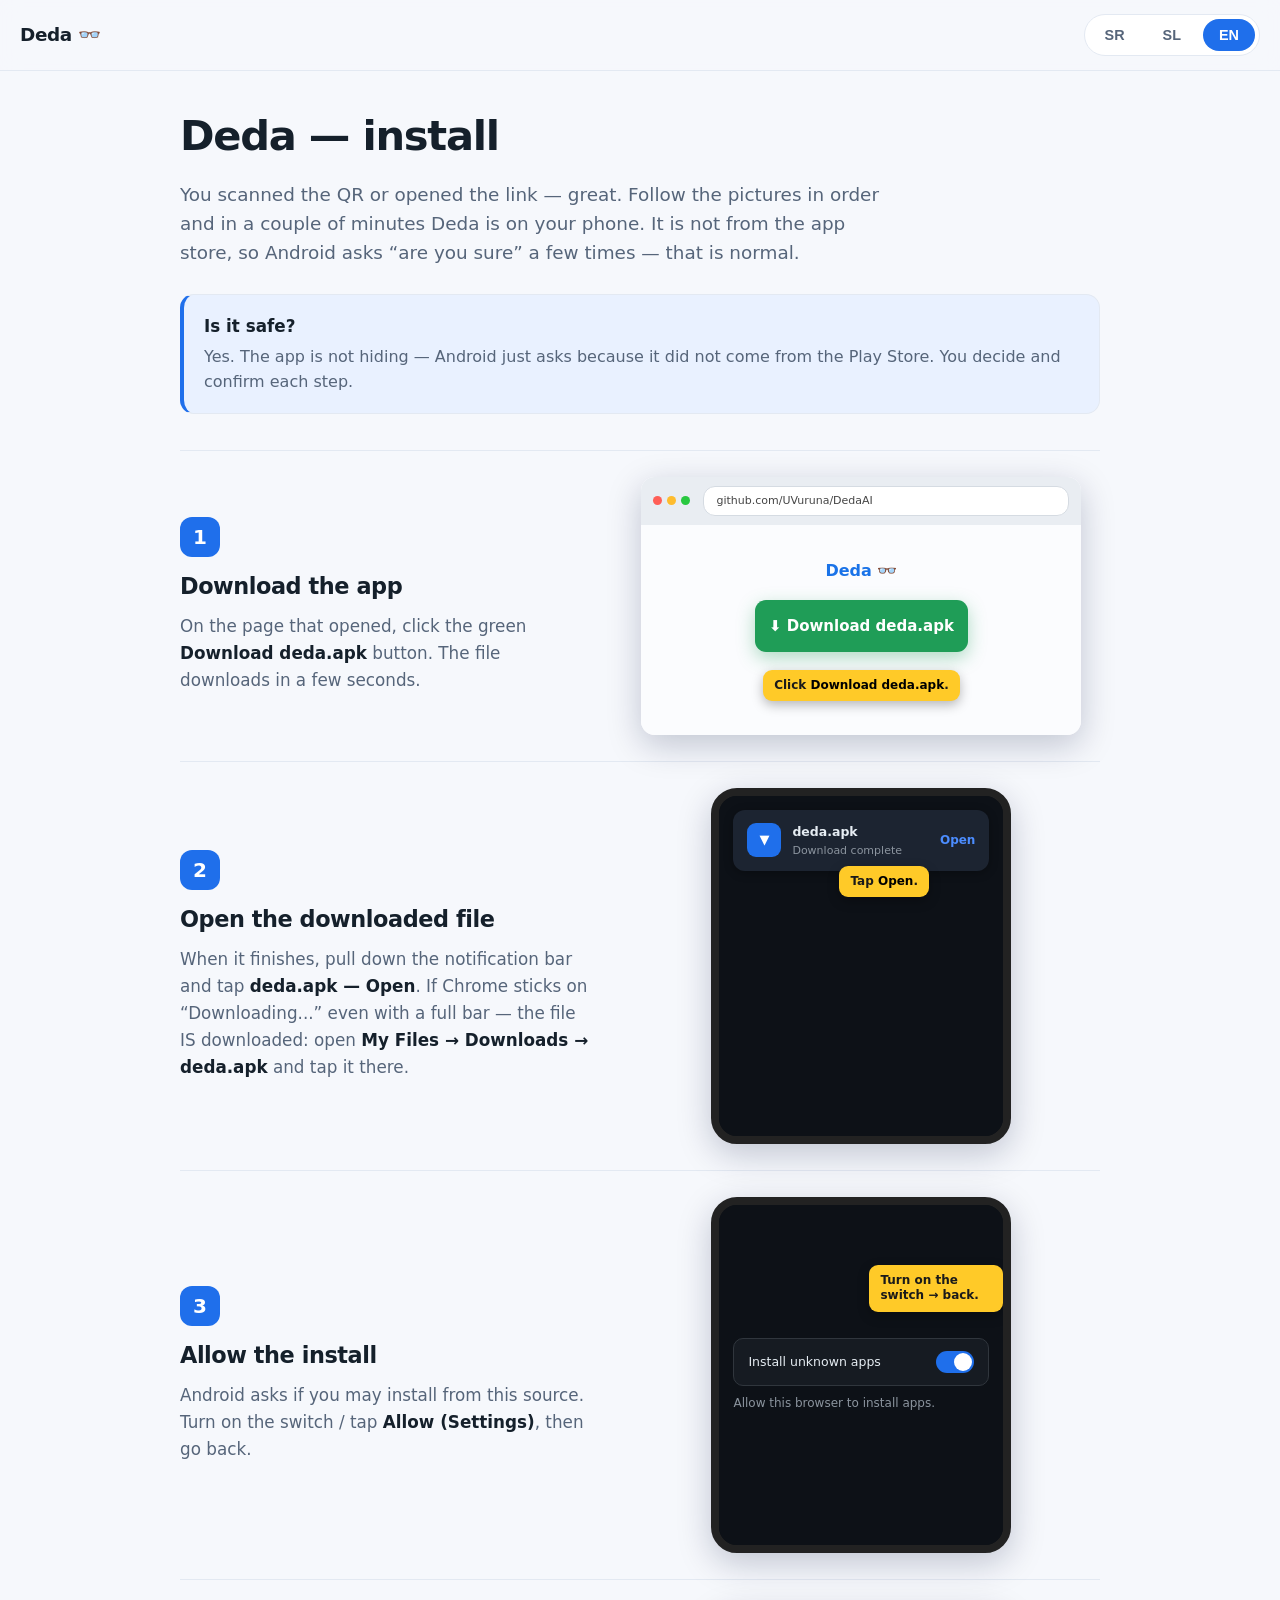
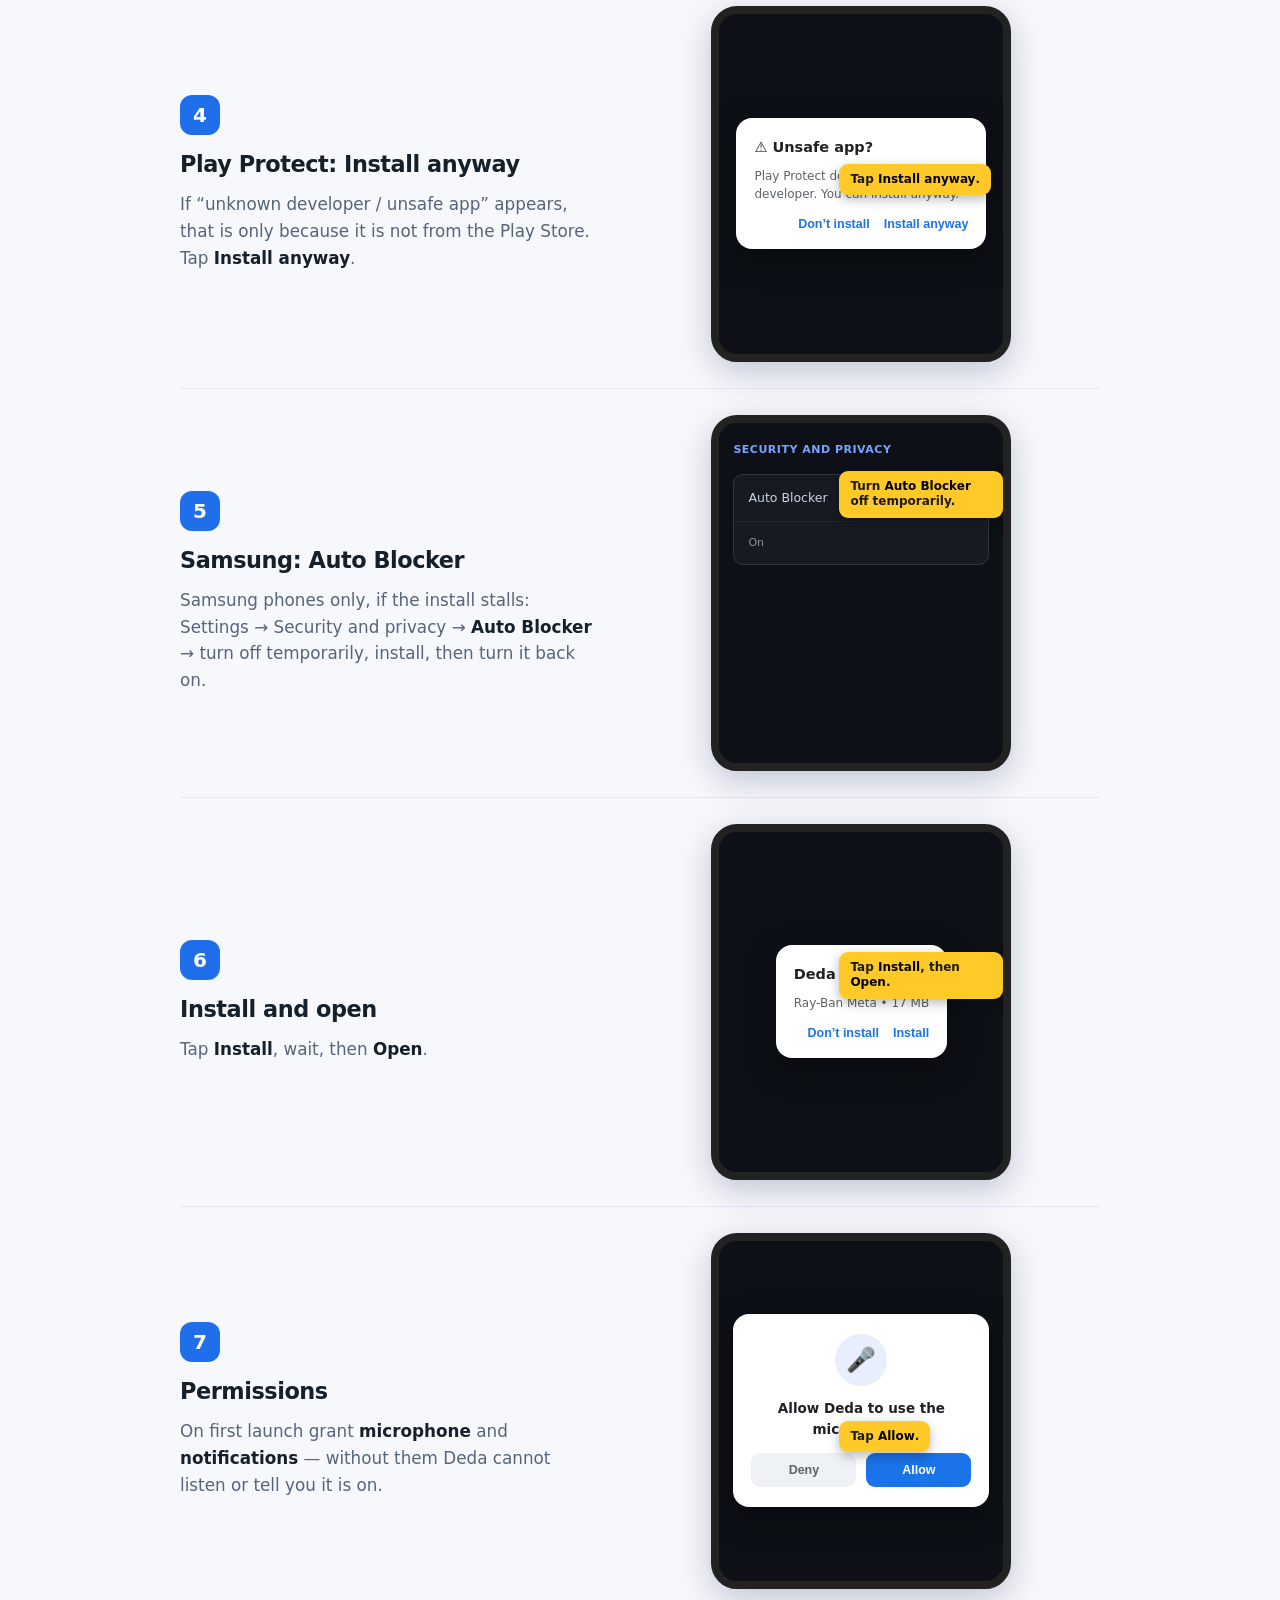
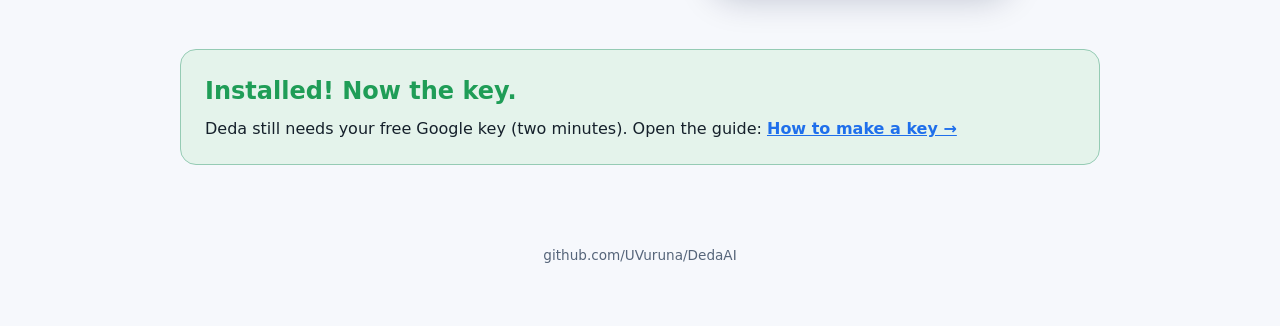
<file: android/app/src/main/assets/guide_install.html>
<!doctype html><html lang="sr"><head><meta charset="utf-8"><meta name="viewport" content="width=device-width,initial-scale=1"><title>Deda — instalacija</title><style>/* One fixed light scheme on purpose: this guide is embedded/printed and must
   look identical everywhere (no theme adaptation). */
:root{--ground:#f6f8fc;--surface:#fff;--ink:#15202b;--muted:#56657a;--line:#e3e9f2;
--accent:#1f6feb;--accent-soft:#e9f1ff;--high:#ffca28;--ok:#1f9d57}
*{box-sizing:border-box;margin:0;padding:0}
body{background:#f6f8fc;color:#15202b;font:16px/1.6 -apple-system,"Segoe UI",Roboto,system-ui,sans-serif;-webkit-font-smoothing:antialiased}
header{position:sticky;top:0;z-index:20;background:color-mix(in srgb,var(--ground) 88%,transparent);
backdrop-filter:blur(10px);border-bottom:1px solid var(--line);padding:14px 20px;display:flex;
align-items:center;justify-content:space-between;gap:12px;flex-wrap:wrap}
.brand{font-weight:800;font-size:1.15rem;letter-spacing:-.02em}.brand span{color:var(--accent)}
.tabs{display:flex;gap:6px;background:var(--surface);border:1px solid var(--line);border-radius:999px;padding:4px}
.tab{border:0;background:transparent;color:var(--muted);font-weight:700;font-size:.9rem;padding:8px 16px;border-radius:999px;cursor:pointer}
.tab[aria-current=true]{background:var(--accent);color:#fff}
.tab:focus-visible{outline:2px solid var(--accent);outline-offset:2px}
main{max-width:960px;margin:0 auto;padding:32px 20px 80px}
.lang{display:none}.lang.on{display:block;animation:f .25s ease}
@keyframes f{from{opacity:0;transform:translateY(6px)}to{opacity:1}}
@media(prefers-reduced-motion:reduce){.lang.on{animation:none}}
h1{font-size:clamp(1.9rem,5vw,2.6rem);font-weight:800;letter-spacing:-.03em;text-wrap:balance;margin-bottom:10px}
.lede{font-size:1.15rem;color:var(--muted);max-width:60ch;margin-bottom:26px}
.why{background:var(--accent-soft);border:1px solid var(--line);border-left:4px solid var(--accent);
border-radius:14px;padding:18px 20px;margin-bottom:36px}
.why h2{font-size:1.05rem;margin-bottom:4px}.why p{color:var(--muted)}
.step{display:grid;grid-template-columns:1fr 1.15fr;gap:28px;align-items:center;padding:26px 0;border-top:1px solid var(--line)}
.step .txt{min-width:0}.num{display:inline-flex;width:40px;height:40px;border-radius:12px;background:var(--accent);
color:#fff;font-weight:800;font-size:1.25rem;align-items:center;justify-content:center;margin-bottom:12px}
.step h3{font-size:1.4rem;font-weight:800;letter-spacing:-.02em;margin-bottom:8px;text-wrap:balance}
.step p{color:var(--muted);font-size:1.05rem}.step b{color:var(--ink)}
.pic{min-width:0;display:flex;justify-content:center}
.done{margin-top:34px;background:color-mix(in srgb,var(--ok) 12%,var(--surface));
border:1px solid color-mix(in srgb,var(--ok) 40%,var(--line));border-radius:16px;padding:22px 24px}
.done h2{color:var(--ok);margin-bottom:6px}.done p{color:var(--ink)}
@media(max-width:720px){.step{grid-template-columns:1fr;gap:16px}}
.mock{width:100%;max-width:440px;border-radius:14px;overflow:hidden;box-shadow:0 10px 34px rgba(0,20,60,.22);font-size:13px}
.mock.shot{border:1px solid var(--line)}
.browser{background:#fff;color:#202124}
.bbar{background:#e9edf2;padding:9px 12px;display:flex;align-items:center;gap:5px}
.d{width:9px;height:9px;border-radius:50%}.d.r{background:#ff5f57}.d.y{background:#febc2e}.d.g{background:#28c840}
.url{margin-left:8px;background:#fff;border-radius:12px;padding:5px 12px;font-size:11px;color:#444;flex:1;border:1px solid #d5dbe2;overflow:hidden;white-space:nowrap}
.mpage{padding:22px;min-height:210px;position:relative;background:#fbfcfe}
.mpage.ctr{display:flex;flex-direction:column;align-items:center;justify-content:center;gap:12px;text-align:center}
.mbig{font-size:15px;color:#333}.typed{font-size:17px;font-weight:800;color:#1a73e8;background:#eef4ff;padding:8px 16px;border-radius:8px}
.mcap{color:#5f6b7a;font-size:12px}
.gt{font-size:16px;font-weight:800;color:#1a73e8;margin-bottom:4px}.sub{font-size:14px;color:#333;margin:8px 0}
.emp{color:#8a95a3;font-size:12px;margin:16px 0}
.gb{background:#e8eefc;color:#1a73e8;border:0;padding:9px 16px;border-radius:8px;font-size:13px;font-weight:700}
.gb.blue{background:#1a73e8;color:#fff}.gb.big{font-size:14px;padding:11px 18px}
.modal{background:#fff;border:1px solid #e0e6ee;border-radius:12px;padding:18px;box-shadow:0 4px 18px rgba(0,0,0,.1);position:relative;margin-top:6px}
.mh{font-size:15px;font-weight:800;color:#222;margin-bottom:12px}
.mr{font-size:12.5px;color:#333;margin:8px 0;display:flex;align-items:center;gap:8px}
.mr2{font-size:11px;color:#8a95a3;margin:4px 0}
.ck{display:inline-flex;width:18px;height:18px;background:#1a73e8;color:#fff;border-radius:4px;align-items:center;justify-content:center;font-size:11px;flex:none}
.proj{border:1px solid #d5dbe2;border-radius:7px;padding:8px 11px;margin:6px 0 14px;color:#333;font-size:12.5px}
.krow{display:flex;align-items:center;gap:9px;background:#f1f5fb;border-radius:8px;padding:10px 12px;margin:4px 0 9px}
.ktx{font-family:Consolas,monospace;font-size:12.5px;color:#333;flex:1;letter-spacing:.5px;overflow:hidden}
.cp{background:#1a73e8;color:#fff;border:0;padding:7px 13px;border-radius:7px;font-size:12px;font-weight:700;white-space:nowrap}
.mn{color:#c0392b;font-size:11.5px}
.call{position:absolute;background:var(--high);color:#1a1a1a;padding:8px 11px;border-radius:9px;font-size:12px;
font-weight:600;line-height:1.3;box-shadow:0 4px 12px rgba(0,0,0,.28);max-width:210px;z-index:5}
.call b{color:#000}
.phone{max-width:300px;background:#0d1117;border:8px solid #222;border-radius:26px}
.pbar{background:#111;color:#eee;padding:12px 12px 12px 34px;font-size:13px;font-weight:700;position:relative}
.par{position:absolute;left:12px;font-size:17px}
.pp{padding:16px;position:relative;min-height:300px}
.psh{color:#7aa2ff;font-size:11px;font-weight:800;text-transform:uppercase;letter-spacing:.5px;margin:12px 0 6px}
.plab{color:#c9d3e0;font-size:12px;margin-bottom:5px}
.pbox{background:#161b22;border:1px solid #30363d;border-radius:8px;padding:11px;color:#e6edf3;font-family:monospace;font-size:12px;letter-spacing:.5px;overflow:hidden}
.pbox.glow{border-color:#2f81f7;box-shadow:0 0 0 3px rgba(47,129,247,.25)}
.car{color:#2f81f7}.phint{color:#8b949e;font-size:10.5px;margin:6px 2px 0;line-height:1.4}
.chips{display:flex;gap:7px;margin-top:6px;flex-wrap:wrap}
.chip{background:#161b22;border:1px solid #30363d;color:#c9d3e0;padding:7px 13px;border-radius:16px;font-size:11.5px}
.chip.on{background:#1f6feb;border-color:#1f6feb;color:#fff}
footer{max-width:960px;margin:0 auto;padding:0 20px 60px;color:var(--muted);font-size:.85rem;text-align:center}
a{color:var(--accent)}
/* ---- Android dialog / notification / permission mocks (install guide) ---- */
.pscreen{background:#0d1117;min-height:340px;position:relative;padding:14px;display:flex;flex-direction:column;gap:10px}
.notif{background:#1c2431;border-radius:12px;padding:12px 14px;display:flex;gap:11px;align-items:center;box-shadow:0 2px 10px rgba(0,0,0,.3)}
.nico{width:34px;height:34px;border-radius:9px;background:#1f6feb;flex:none;display:flex;align-items:center;justify-content:center;color:#fff;font-weight:800}
.ntx{flex:1;min-width:0}.ntt{color:#e6edf3;font-size:12.5px;font-weight:700}.nsub{color:#8b949e;font-size:11px}
.nact{color:#4c8dff;font-size:12px;font-weight:700}
.adlg{background:#fff;border-radius:16px;padding:18px;margin:auto;max-width:250px;box-shadow:0 10px 30px rgba(0,0,0,.5)}
.adt{font-size:14.5px;font-weight:700;color:#202124;margin-bottom:8px}
.adb{font-size:12px;color:#5f6368;line-height:1.5}
.adrow{display:flex;justify-content:flex-end;gap:14px;margin-top:14px}
.adbtn{color:#1a73e8;font-weight:700;font-size:12.5px;background:none;border:0}
.adbtn.strong{color:#1a73e8}
.tgl{display:flex;align-items:center;justify-content:space-between;background:#161b22;border:1px solid #30363d;border-radius:10px;padding:12px 14px;color:#e6edf3;font-size:12.5px}
.sw{width:38px;height:22px;border-radius:12px;background:#1f6feb;position:relative;flex:none}
.sw::after{content:"";position:absolute;top:2px;right:2px;width:18px;height:18px;border-radius:50%;background:#fff}
.sett{background:#161b22;border:1px solid #30363d;border-radius:10px;overflow:hidden}
.setrow{padding:12px 14px;color:#c9d3e0;font-size:12.5px;border-bottom:1px solid #21262d;display:flex;justify-content:space-between;align-items:center}
.setrow:last-child{border-bottom:0}.setrow .mut{color:#8b949e;font-size:11px}
.dlbtn{background:#1f9d57;color:#fff;border:0;padding:14px;border-radius:11px;font-size:15px;font-weight:800;text-align:center;box-shadow:0 6px 18px rgba(31,157,87,.35)}
.perm{background:#fff;border-radius:16px;padding:20px 18px;margin:auto;max-width:260px;text-align:center;box-shadow:0 10px 30px rgba(0,0,0,.5)}
.permico{width:52px;height:52px;border-radius:50%;background:#e8eefc;margin:0 auto 12px;display:flex;align-items:center;justify-content:center;font-size:24px}
.permt{font-size:13.5px;color:#202124;font-weight:600;line-height:1.5;margin-bottom:14px}
.permrow{display:flex;gap:10px;justify-content:center}
.permb{flex:1;padding:10px;border-radius:9px;font-size:12.5px;font-weight:700;border:0}
.permb.allow{background:#1a73e8;color:#fff}.permb.deny{background:#eef1f6;color:#5f6368}
</style></head><body><header><div class="brand">Deda <span>👓</span></div><nav class="tabs"><button class="tab" data-go="sr">SR</button><button class="tab" data-go="sl">SL</button><button class="tab" data-go="en">EN</button></nav></header><main><section class="lang" data-lang="sr"><h1>Deda — instalacija</h1><p class="lede">Skenirao si QR ili otvorio link — odlično. Prati slike redom i za par minuta imaš Dedu na telefonu. Nije iz prodavnice aplikacija, pa Android par puta pita „da li si siguran“ — to je normalno.</p><div class="why"><h2>Da li je bezbedno?</h2><p>Jeste. Aplikacija se ne krije — Android samo pita jer nije preuzeta sa Play prodavnice. Ti odlučuješ i potvrđuješ svaki korak.</p></div><article class="step"><div class="txt"><div class="num">1</div><h3>Preuzmi aplikaciju</h3><p>Na stranici koja se otvorila klikni zeleno dugme <b>Preuzmi deda.apk</b>. Fajl se skida par sekundi.</p></div><div class="pic"><div class="mock browser"><div class="bbar"><span class="d r"></span><span class="d y"></span><span class="d g"></span><div class="url">github.com/UVuruna/DedaAI</div></div><div class="mpage ctr"><div class="gt">Deda 👓</div><div class="dlbtn">⬇ Preuzmi deda.apk</div><div class="call" style="position:static;margin-top:6px">Klikni <b>Preuzmi deda.apk</b>.</div></div></div></div></article><article class="step"><div class="txt"><div class="num">2</div><h3>Otvori preuzeti fajl</h3><p>Kad se skine, povuci prstom nadole traku obaveštenja i klikni na <b>deda.apk — Otvori</b>. Ako Chrome zaglavi na „Preuzimanje...“ iako je traka puna — fajl JESTE skinut: otvori aplikaciju <b>Moji fajlovi → Preuzimanja → deda.apk</b> i klikni ga tu.</p></div><div class="pic"><div class="mock phone"><div class="pscreen"><div class="notif"><div class="nico">▼</div><div class="ntx"><div class="ntt">deda.apk</div><div class="nsub">Preuzimanje završeno</div></div><div class="nact">Otvori</div></div><div class="call" style="top:70px;left:120px">Klikni <b>Otvori</b>.</div></div></div></div></article><article class="step"><div class="txt"><div class="num">3</div><h3>Dozvoli instalaciju</h3><p>Android pita da li smeš da instaliraš iz ovog izvora. Uključi prekidač / klikni <b>Dozvoli (Allow / Settings)</b>, pa se vrati.</p></div><div class="pic"><div class="mock phone"><div class="pscreen"><div style="margin:auto 0"><div class="tgl"><span>Instaliraj nepoznate aplikacije</span><span class="sw"></span></div><div class="adb" style="color:#8b949e;margin-top:8px">Dozvoli ovom pregledaču da instalira aplikacije.</div></div><div class="call" style="top:60px;left:150px">Uključi prekidač → nazad.</div></div></div></div></article><article class="step"><div class="txt"><div class="num">4</div><h3>Play Protect: Ipak instaliraj</h3><p>Ako iskoči „nepoznat programer / nebezbedna aplikacija“, to je samo zato što nije sa Play prodavnice. Klikni <b>Ipak instaliraj (Install anyway)</b>.</p></div><div class="pic"><div class="mock phone"><div class="pscreen"><div class="adlg"><div class="adt">⚠ Nebezbedna aplikacija?</div><div class="adb">Play Protect ne prepoznaje programera. Možeš svejedno da instaliraš.</div><div class="adrow"><button class="adbtn">Ne instaliraj</button><button class="adbtn strong">Ipak instaliraj</button></div></div><div class="call" style="top:150px;left:120px">Klikni <b>Install anyway</b>.</div></div></div></div></article><article class="step"><div class="txt"><div class="num">5</div><h3>Samsung: Auto Blocker</h3><p>Samo na Samsung telefonu, ako instalacija stane: Podešavanja → Bezbednost i privatnost → <b>Auto Blocker</b> → privremeno isključi, instaliraj, pa ga vrati.</p></div><div class="pic"><div class="mock phone"><div class="pscreen"><div class="psh" style="margin-top:4px">Bezbednost i privatnost</div><div class="sett"><div class="setrow"><span>Auto Blocker</span><span class="sw"></span></div><div class="setrow"><span class="mut">Uključeno</span></div></div><div class="call" style="top:48px;left:120px">Isključi <b>Auto Blocker</b> privremeno.</div></div></div></div></article><article class="step"><div class="txt"><div class="num">6</div><h3>Instaliraj i otvori</h3><p>Klikni <b>Instaliraj (Install)</b>, sačekaj, pa <b>Otvori (Open)</b>.</p></div><div class="pic"><div class="mock phone"><div class="pscreen"><div class="adlg"><div class="adt">Deda 👓</div><div class="adb">Ray-Ban Meta • 17 MB</div><div class="adrow"><button class="adbtn">Ne instaliraj</button><button class="adbtn strong">Instaliraj</button></div></div><div class="call" style="top:120px;left:120px">Klikni <b>Install</b>, pa <b>Open</b>.</div></div></div></div></article><article class="step"><div class="txt"><div class="num">7</div><h3>Dozvole</h3><p>Pri prvom pokretanju odobri <b>mikrofon</b> i <b>obaveštenja</b> — bez njih Deda ne može da sluša ni da javi da radi.</p></div><div class="pic"><div class="mock phone"><div class="pscreen"><div class="perm"><div class="permico">🎤</div><div class="permt">Dozvoli aplikaciji Deda da koristi mikrofon?</div><div class="permrow"><button class="permb deny">Ne dozvoli</button><button class="permb allow">Dozvoli</button></div></div><div class="call" style="top:180px;left:120px">Klikni <b>Allow / Dozvoli</b>.</div></div></div></div></article><div class="done"><h2>Instalirano! Ostaje ključ.</h2><p>Deda još treba tvoj besplatan Google ključ (dva minuta). Otvori vodič: <a href="guide_apikey.html"><b>Kako napraviti ključ →</b></a></p></div></section><section class="lang" data-lang="sl"><h1>Deda — namestitev</h1><p class="lede">Skeniral si QR ali odprl povezavo — odlično. Sledi slikam po vrsti in v nekaj minutah imaš Dedo na telefonu. Ni iz trgovine, zato Android nekajkrat vpraša „ali si prepričan“ — to je normalno.</p><div class="why"><h2>Je varno?</h2><p>Je. Aplikacija se ne skriva — Android samo vpraša, ker ni prenesena iz trgovine Play. Ti odločaš in potrjuješ vsak korak.</p></div><article class="step"><div class="txt"><div class="num">1</div><h3>Prenesi aplikacijo</h3><p>Na strani, ki se je odprla, klikni zeleni gumb <b>Prenesi deda.apk</b>. Datoteka se prenese v nekaj sekundah.</p></div><div class="pic"><div class="mock browser"><div class="bbar"><span class="d r"></span><span class="d y"></span><span class="d g"></span><div class="url">github.com/UVuruna/DedaAI</div></div><div class="mpage ctr"><div class="gt">Deda 👓</div><div class="dlbtn">⬇ Prenesi deda.apk</div><div class="call" style="position:static;margin-top:6px">Klikni <b>Prenesi deda.apk</b>.</div></div></div></div></article><article class="step"><div class="txt"><div class="num">2</div><h3>Odpri preneseno datoteko</h3><p>Ko se prenese, povleci navzdol obvestilno vrstico in klikni <b>deda.apk — Odpri</b>. Če Chrome obtiči na „Prenašanje...“, čeprav je vrstica polna — datoteka JE prenesena: odpri <b>Moje datoteke → Prenosi → deda.apk</b> in jo klikni tam.</p></div><div class="pic"><div class="mock phone"><div class="pscreen"><div class="notif"><div class="nico">▼</div><div class="ntx"><div class="ntt">deda.apk</div><div class="nsub">Prenos končan</div></div><div class="nact">Odpri</div></div><div class="call" style="top:70px;left:120px">Klikni <b>Odpri</b>.</div></div></div></div></article><article class="step"><div class="txt"><div class="num">3</div><h3>Dovoli namestitev</h3><p>Android vpraša, ali smeš namestiti iz tega vira. Vklopi stikalo / klikni <b>Dovoli (Allow / Settings)</b> in se vrni.</p></div><div class="pic"><div class="mock phone"><div class="pscreen"><div style="margin:auto 0"><div class="tgl"><span>Namesti neznane aplikacije</span><span class="sw"></span></div><div class="adb" style="color:#8b949e;margin-top:8px">Dovoli temu brskalniku nameščanje aplikacij.</div></div><div class="call" style="top:60px;left:150px">Vklopi stikalo → nazaj.</div></div></div></div></article><article class="step"><div class="txt"><div class="num">4</div><h3>Play Protect: Vseeno namesti</h3><p>Če se pojavi „neznan razvijalec / nevarna aplikacija“, je to le zato, ker ni iz trgovine Play. Klikni <b>Vseeno namesti (Install anyway)</b>.</p></div><div class="pic"><div class="mock phone"><div class="pscreen"><div class="adlg"><div class="adt">⚠ Nevarna aplikacija?</div><div class="adb">Play Protect ne prepozna razvijalca. Vseeno lahko namestiš.</div><div class="adrow"><button class="adbtn">Ne namesti</button><button class="adbtn strong">Vseeno namesti</button></div></div><div class="call" style="top:150px;left:120px">Klikni <b>Install anyway</b>.</div></div></div></div></article><article class="step"><div class="txt"><div class="num">5</div><h3>Samsung: Auto Blocker</h3><p>Samo na Samsung telefonu, če se namestitev ustavi: Nastavitve → Varnost in zasebnost → <b>Auto Blocker</b> → začasno izklopi, namesti, nato vklopi nazaj.</p></div><div class="pic"><div class="mock phone"><div class="pscreen"><div class="psh" style="margin-top:4px">Varnost in zasebnost</div><div class="sett"><div class="setrow"><span>Auto Blocker</span><span class="sw"></span></div><div class="setrow"><span class="mut">Vklopljeno</span></div></div><div class="call" style="top:48px;left:120px">Začasno izklopi <b>Auto Blocker</b>.</div></div></div></div></article><article class="step"><div class="txt"><div class="num">6</div><h3>Namesti in odpri</h3><p>Klikni <b>Namesti (Install)</b>, počakaj, nato <b>Odpri (Open)</b>.</p></div><div class="pic"><div class="mock phone"><div class="pscreen"><div class="adlg"><div class="adt">Deda 👓</div><div class="adb">Ray-Ban Meta • 17 MB</div><div class="adrow"><button class="adbtn">Ne namesti</button><button class="adbtn strong">Namesti</button></div></div><div class="call" style="top:120px;left:120px">Klikni <b>Install</b>, nato <b>Open</b>.</div></div></div></div></article><article class="step"><div class="txt"><div class="num">7</div><h3>Dovoljenja</h3><p>Ob prvem zagonu odobri <b>mikrofon</b> in <b>obvestila</b> — brez njih Deda ne more poslušati ali sporočati.</p></div><div class="pic"><div class="mock phone"><div class="pscreen"><div class="perm"><div class="permico">🎤</div><div class="permt">Dovoli aplikaciji Deda uporabo mikrofona?</div><div class="permrow"><button class="permb deny">Ne dovoli</button><button class="permb allow">Dovoli</button></div></div><div class="call" style="top:180px;left:120px">Klikni <b>Allow / Dovoli</b>.</div></div></div></div></article><div class="done"><h2>Nameščeno! Ostane ključ.</h2><p>Deda še potrebuje tvoj brezplačni Googlov ključ (dve minuti). Odpri vodič: <a href="guide_apikey.html"><b>Kako narediti ključ →</b></a></p></div></section><section class="lang" data-lang="en"><h1>Deda — install</h1><p class="lede">You scanned the QR or opened the link — great. Follow the pictures in order and in a couple of minutes Deda is on your phone. It is not from the app store, so Android asks “are you sure” a few times — that is normal.</p><div class="why"><h2>Is it safe?</h2><p>Yes. The app is not hiding — Android just asks because it did not come from the Play Store. You decide and confirm each step.</p></div><article class="step"><div class="txt"><div class="num">1</div><h3>Download the app</h3><p>On the page that opened, click the green <b>Download deda.apk</b> button. The file downloads in a few seconds.</p></div><div class="pic"><div class="mock browser"><div class="bbar"><span class="d r"></span><span class="d y"></span><span class="d g"></span><div class="url">github.com/UVuruna/DedaAI</div></div><div class="mpage ctr"><div class="gt">Deda 👓</div><div class="dlbtn">⬇ Download deda.apk</div><div class="call" style="position:static;margin-top:6px">Click <b>Download deda.apk</b>.</div></div></div></div></article><article class="step"><div class="txt"><div class="num">2</div><h3>Open the downloaded file</h3><p>When it finishes, pull down the notification bar and tap <b>deda.apk — Open</b>. If Chrome sticks on “Downloading...” even with a full bar — the file IS downloaded: open <b>My Files → Downloads → deda.apk</b> and tap it there.</p></div><div class="pic"><div class="mock phone"><div class="pscreen"><div class="notif"><div class="nico">▼</div><div class="ntx"><div class="ntt">deda.apk</div><div class="nsub">Download complete</div></div><div class="nact">Open</div></div><div class="call" style="top:70px;left:120px">Tap <b>Open</b>.</div></div></div></div></article><article class="step"><div class="txt"><div class="num">3</div><h3>Allow the install</h3><p>Android asks if you may install from this source. Turn on the switch / tap <b>Allow (Settings)</b>, then go back.</p></div><div class="pic"><div class="mock phone"><div class="pscreen"><div style="margin:auto 0"><div class="tgl"><span>Install unknown apps</span><span class="sw"></span></div><div class="adb" style="color:#8b949e;margin-top:8px">Allow this browser to install apps.</div></div><div class="call" style="top:60px;left:150px">Turn on the switch → back.</div></div></div></div></article><article class="step"><div class="txt"><div class="num">4</div><h3>Play Protect: Install anyway</h3><p>If “unknown developer / unsafe app” appears, that is only because it is not from the Play Store. Tap <b>Install anyway</b>.</p></div><div class="pic"><div class="mock phone"><div class="pscreen"><div class="adlg"><div class="adt">⚠ Unsafe app?</div><div class="adb">Play Protect does not recognise the developer. You can install anyway.</div><div class="adrow"><button class="adbtn">Don’t install</button><button class="adbtn strong">Install anyway</button></div></div><div class="call" style="top:150px;left:120px">Tap <b>Install anyway</b>.</div></div></div></div></article><article class="step"><div class="txt"><div class="num">5</div><h3>Samsung: Auto Blocker</h3><p>Samsung phones only, if the install stalls: Settings → Security and privacy → <b>Auto Blocker</b> → turn off temporarily, install, then turn it back on.</p></div><div class="pic"><div class="mock phone"><div class="pscreen"><div class="psh" style="margin-top:4px">Security and privacy</div><div class="sett"><div class="setrow"><span>Auto Blocker</span><span class="sw"></span></div><div class="setrow"><span class="mut">On</span></div></div><div class="call" style="top:48px;left:120px">Turn <b>Auto Blocker</b> off temporarily.</div></div></div></div></article><article class="step"><div class="txt"><div class="num">6</div><h3>Install and open</h3><p>Tap <b>Install</b>, wait, then <b>Open</b>.</p></div><div class="pic"><div class="mock phone"><div class="pscreen"><div class="adlg"><div class="adt">Deda 👓</div><div class="adb">Ray-Ban Meta • 17 MB</div><div class="adrow"><button class="adbtn">Don’t install</button><button class="adbtn strong">Install</button></div></div><div class="call" style="top:120px;left:120px">Tap <b>Install</b>, then <b>Open</b>.</div></div></div></div></article><article class="step"><div class="txt"><div class="num">7</div><h3>Permissions</h3><p>On first launch grant <b>microphone</b> and <b>notifications</b> — without them Deda cannot listen or tell you it is on.</p></div><div class="pic"><div class="mock phone"><div class="pscreen"><div class="perm"><div class="permico">🎤</div><div class="permt">Allow Deda to use the microphone?</div><div class="permrow"><button class="permb deny">Deny</button><button class="permb allow">Allow</button></div></div><div class="call" style="top:180px;left:120px">Tap <b>Allow</b>.</div></div></div></div></article><div class="done"><h2>Installed! Now the key.</h2><p>Deda still needs your free Google key (two minutes). Open the guide: <a href="guide_apikey.html"><b>How to make a key →</b></a></p></div></section></main><footer>github.com/UVuruna/DedaAI</footer><script>const order = ['sr', 'sl', 'en'];
function pick(l) {
  document.querySelectorAll('.lang').forEach(s => s.classList.toggle('on', s.dataset.lang === l));
  document.querySelectorAll('.tab').forEach(t => t.setAttribute('aria-current', String(t.dataset.go === l)));
  document.documentElement.lang = l;
  try { localStorage.setItem('deda_guide_lang', l); } catch (e) {}
}
document.querySelectorAll('.tab').forEach(t => t.addEventListener('click', () => pick(t.dataset.go)));
let start = 'sr';
try { const s = localStorage.getItem('deda_guide_lang'); if (order.includes(s)) start = s; } catch (e) {}
const nav = (navigator.language || '').slice(0, 2);
let saved = null;
try { saved = localStorage.getItem('deda_guide_lang'); } catch (e) {}
if (!saved && order.includes(nav)) start = nav;
pick(start);
</script></body></html>
</file>
